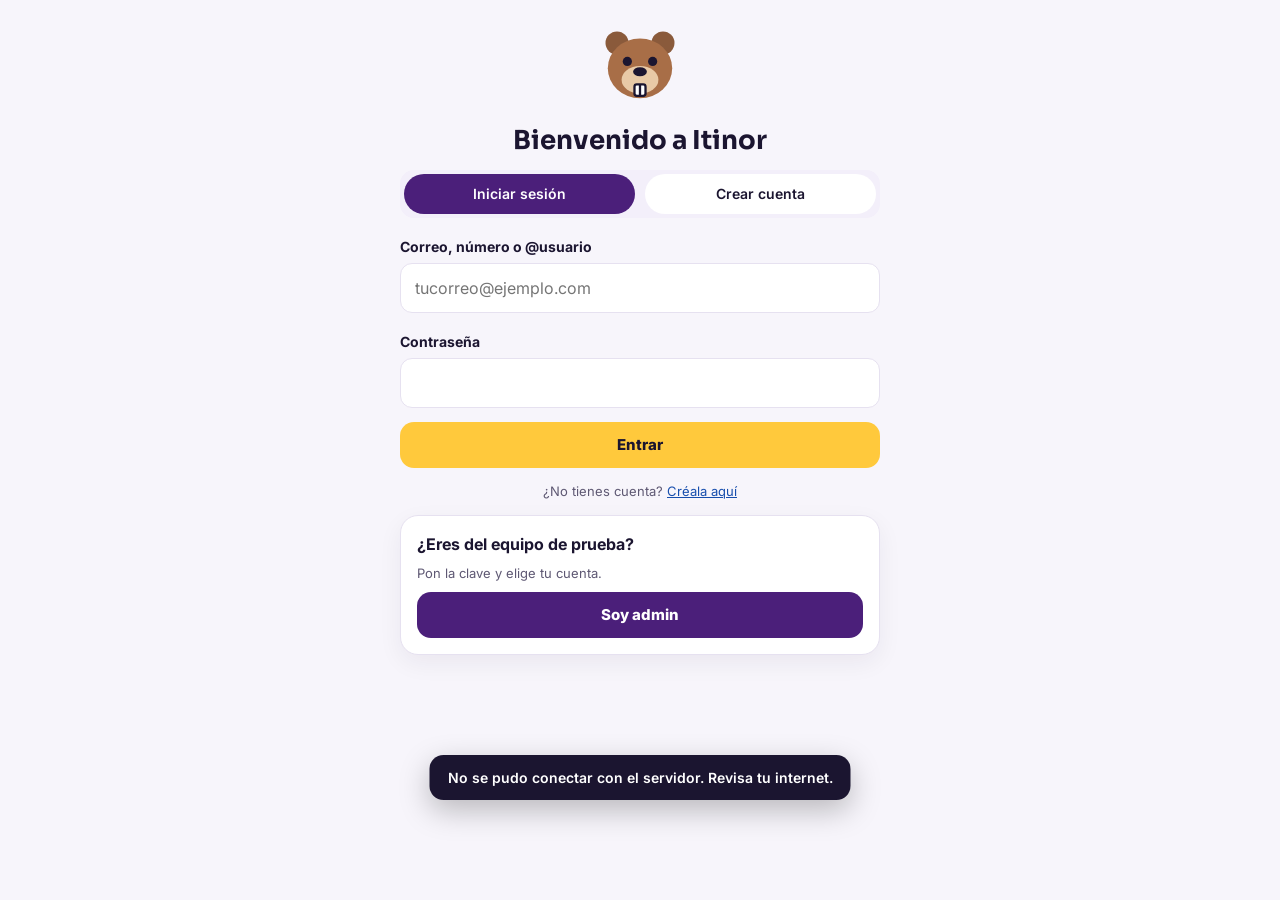
<file: index.html>
<!DOCTYPE html>
<html lang="es">
<head>
  <meta charset="utf-8">
  <meta http-equiv="Cache-Control" content="no-cache">
  <meta name="viewport" content="width=device-width, initial-scale=1, viewport-fit=cover">
  <meta name="theme-color" content="#4B1F7A">
  <meta name="description" content="Red social independiente hecha por y para estudiantes.">
  <title>Itinor</title>
  <link rel="manifest" href="manifest.json">
  <link rel="icon" href="icono.svg" type="image/svg+xml">
  <link rel="preconnect" href="https://fonts.googleapis.com">
  <link rel="preconnect" href="https://fonts.gstatic.com" crossorigin>
  <link href="https://fonts.googleapis.com/css2?family=Caveat:wght@600&family=Sora:wght@600;800&family=Inter:wght@400;500;600;700;800&display=swap" rel="stylesheet">
  <link rel="stylesheet" href="css/estilos.css?v=202611250905">
</head>
<body>
  <div id="app"><p style="padding:40px;text-align:center;font-family:sans-serif">Cargando…</p></div>
  <noscript>Itinor necesita JavaScript para funcionar.</noscript>

  <script src="js/util.js?v=202611250905"></script>
  <script src="js/datos.js?v=202611250905"></script>
  <script src="js/juegos-datos.js?v=202611250905"></script>
  <script src="js/diccionario.js?v=202611250905"></script>
  <script src="js/retos-generador.js?v=202611250905"></script>
  <script src="js/db.js?v=202611250905"></script>
  <script src="js/sync.js?v=202611250905"></script>
  <script src="js/cripto.js?v=202611250905"></script>
  <script src="js/app.js?v=202611250905"></script>

  <script src="js/vistas/registro.js?v=202611250905"></script>
  <script src="js/vistas/publicaciones.js?v=202611250905"></script>
  <script src="js/vistas/inicio.js?v=202611250905"></script>
  <script src="js/vistas/mapa-ing.js?v=202611250905"></script>
  <script src="js/vistas/explorar.js?v=202611250905"></script>
  <script src="js/vistas/propuestas.js?v=202611250905"></script>
  <script src="js/oferta.js?v=202611250905"></script>
  <script src="js/vistas/directorio-profes.js?v=202611250905"></script>
  <script src="js/vistas/oferta-ui.js?v=202611250905"></script>
  <script src="js/vistas/oferta-admin.js?v=202611250905"></script>
  <script src="js/vistas/rankings.js?v=202611250905"></script>
  <script src="js/vistas/juegos.js?v=202611250905"></script>
  <script src="js/vistas/verdad-reto.js?v=202611250905"></script>
  <script src="js/vistas/trivia-pro.js?v=202611250905"></script>
  <script src="js/vistas/retos.js?v=202611250905"></script>
  <script src="js/vistas/chat.js?v=202611250905"></script>
  <script src="js/vistas/agenda.js?v=202611250905"></script>
  <script src="js/vistas/compraventa.js?v=202611250905"></script>
  <script src="js/vistas/tablon.js?v=202611250905"></script>
  <script src="js/vistas/horario.js?v=202611250905"></script>
  <script src="js/visor.js?v=202611250905"></script>
  <script src="js/lector-horario.js?v=202611250905"></script>
  <script src="js/vistas/perfil.js?v=202611250905"></script>
  <script src="js/verificacion.js?v=202611250905"></script>
  <script src="js/vistas/perfil-extra.js?v=202611250905"></script>
  <script src="js/vistas/herramientas.js?v=202611250905"></script>
  <script src="js/vistas/admin.js?v=202611250905"></script>
  <script src="js/pagos.js?v=202611250905"></script>
</body>
</html>
</file>
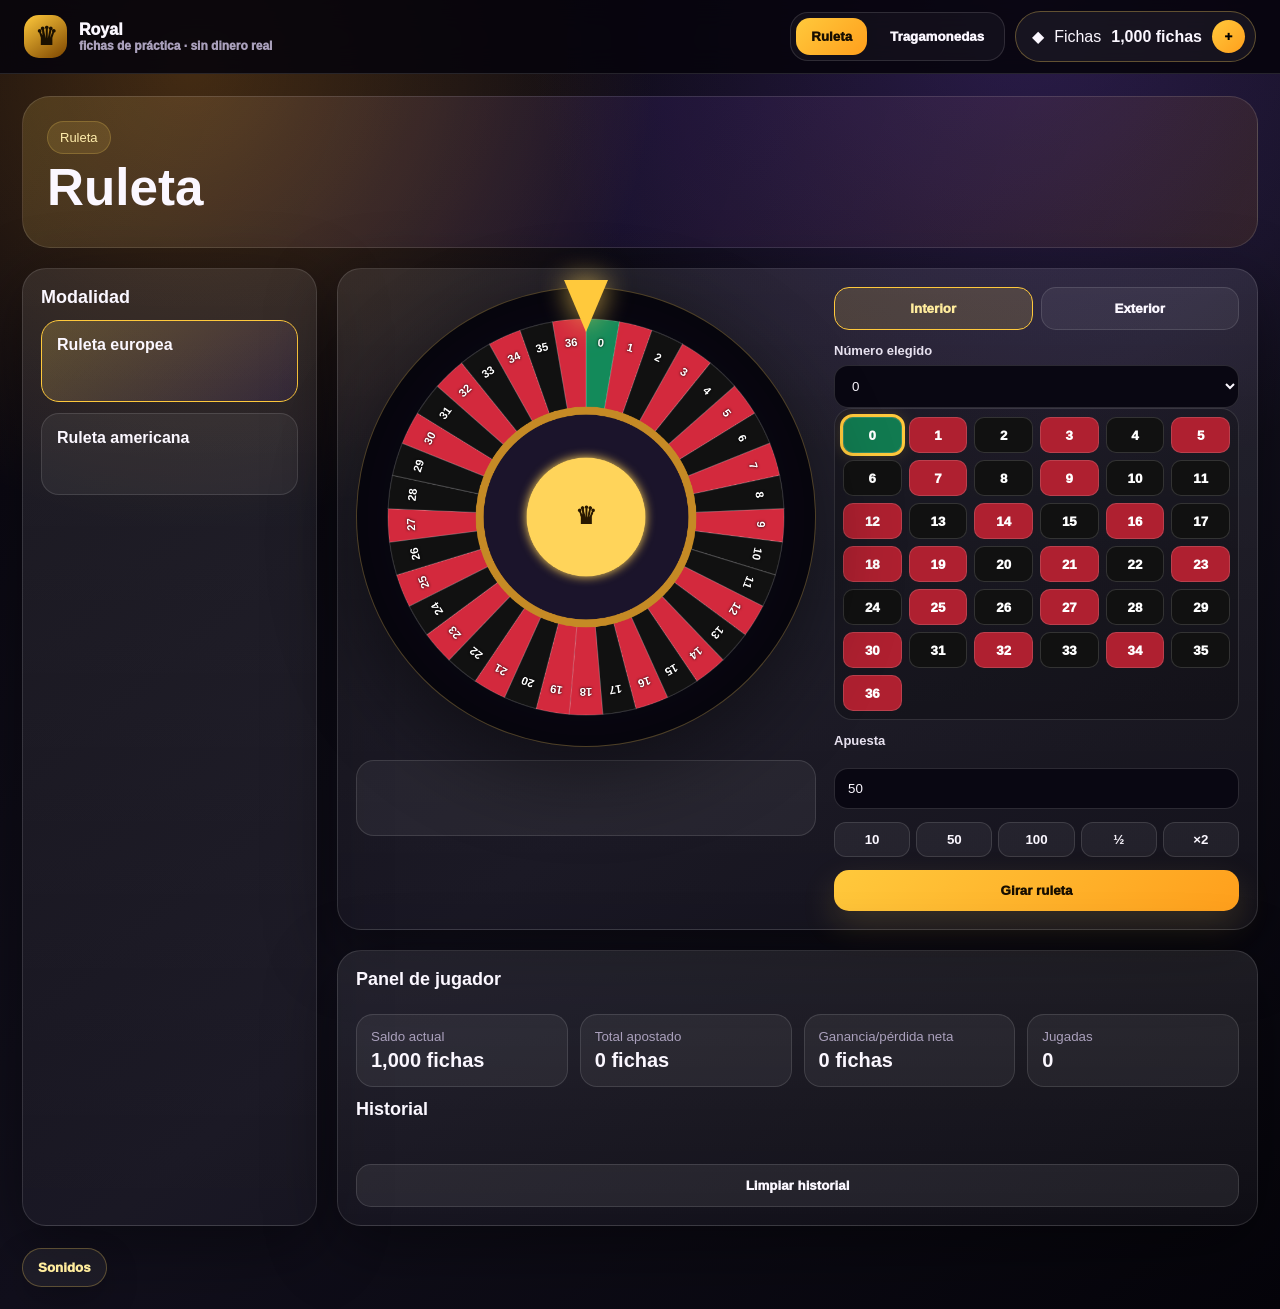
<file: juegos/royal/index.html>
<!DOCTYPE html>
<html lang="es">
<head>
<meta charset="UTF-8">
<meta name="viewport" content="width=device-width, initial-scale=1.0">
<title>Royal </title>
<style>*{box-sizing:border-box;margin:0;padding:0;font-family:Inter,Arial,sans-serif}
:root{--gold:#FFC93C;--gold2:#FF9F1C;--purple:#6D3FC0;--pink:#FF9F1C;--text:#fbf7ff;--muted:#aaa0bc;--border:rgba(255,255,255,.12);--shadow:0 20px 70px rgba(0,0,0,.45)}
html{scrollbar-width:thin;scrollbar-color:rgba(255,212,90,.5) rgba(255,255,255,.03)}
::-webkit-scrollbar{width:8px;height:8px}::-webkit-scrollbar-track{background:rgba(255,255,255,.03);border-radius:99px}::-webkit-scrollbar-thumb{background:linear-gradient(var(--gold),var(--purple));border-radius:99px}::-webkit-scrollbar-button{display:none}
body{min-height:100vh;background:radial-gradient(circle at 15% 5%,rgba(255,159,28,.24),transparent 28%),radial-gradient(circle at 80% 0,rgba(109,63,192,.30),transparent 30%),linear-gradient(140deg,#07050d,#12101d 55%,#05040a);color:var(--text);overflow-x:hidden}
.topbar{min-height:74px;position:sticky;top:0;z-index:50;padding:10px 24px;background:rgba(6,4,12,.88);backdrop-filter:blur(14px);border-bottom:1px solid var(--border);display:flex;align-items:center;justify-content:space-between;gap:16px;flex-wrap:wrap}.brand{display:flex;gap:12px;align-items:center;font-weight:950}.logo{width:43px;height:43px;border-radius:15px;display:grid;place-items:center;background:linear-gradient(145deg,var(--gold),#7c4500);color:#1a1000;font-size:25px}.brand small{display:block;color:var(--muted);font-size:12px}.topActions{display:flex;gap:10px;align-items:center;flex-wrap:wrap}.switch{display:flex;gap:8px;padding:5px;border:1px solid var(--border);border-radius:18px;background:rgba(255,255,255,.04)}.switch button{border:0;border-radius:14px;padding:11px 15px;cursor:pointer;font-weight:950;background:transparent;color:var(--text)}.switch button.active{background:linear-gradient(135deg,#FFC93C,#FF9F1C);color:#170e00}.wallet{display:flex;align-items:center;gap:10px;padding:8px 10px 8px 16px;border:1px solid rgba(255,212,90,.32);border-radius:999px;background:rgba(255,255,255,.06)}.plus{width:33px;height:33px;border-radius:50%;border:0;background:linear-gradient(135deg,#FFC93C,#FF9F1C);font-weight:950;cursor:pointer}
.layout{max-width:1420px;margin:0 auto;padding:22px;display:grid;grid-template-columns:295px minmax(0,1fr);gap:20px}.card{border:1px solid var(--border);border-radius:24px;background:linear-gradient(180deg,rgba(255,255,255,.085),rgba(255,255,255,.035));box-shadow:var(--shadow);overflow:visible}.inner{padding:18px}.hero{grid-column:1/-1;padding:24px;border-radius:28px;border:1px solid var(--border);background:linear-gradient(110deg,rgba(255,212,90,.16),rgba(109,63,192,.14),rgba(255,159,28,.10));display:flex;justify-content:space-between;align-items:end;gap:18px}.hero h1{font-size:clamp(30px,4vw,54px);line-height:1;margin:8px 0 10px}.badge{display:inline-flex;padding:8px 12px;border-radius:999px;color:#ffedac;background:rgba(255,212,90,.12);border:1px solid rgba(255,212,90,.22);font-size:13px}.muted{color:var(--muted);line-height:1.45}h2{font-size:18px;margin-bottom:12px}.mode{min-height:82px;margin:11px 0;padding:15px;border-radius:18px;border:1px solid var(--border);background:rgba(255,255,255,.055);cursor:pointer;transition:.2s}.mode:hover{transform:translateY(-2px);border-color:rgba(255,212,90,.45)}.mode.selected{border-color:var(--gold);background:linear-gradient(135deg,rgba(255,212,90,.22),rgba(109,63,192,.12))}.mode span{display:block;font-size:13px;color:var(--muted);margin-top:5px}.main{display:grid;gap:20px;min-width:0}.gamecard{padding:18px;display:grid;grid-template-columns:minmax(460px,1fr) minmax(360px,410px);gap:18px;align-items:start;min-width:0}.stage{display:flex;flex-direction:column;align-items:center;gap:13px}.hidden{display:none!important}

.wheel-wrap{width:min(560px,100%);aspect-ratio:1;position:relative;border-radius:50%;padding:14px;background:radial-gradient(circle,#28213a 0 48%,#090712 50%);border:1px solid rgba(255,212,90,.28);box-shadow:inset 0 0 70px rgba(0,0,0,.55),0 26px 85px rgba(0,0,0,.45)}#rWheelCanvas{width:100%;height:100%;border-radius:50%;display:block}.pointer{position:absolute;top:-8px;left:50%;transform:translateX(-50%);z-index:4;width:0;height:0;border-left:22px solid transparent;border-right:22px solid transparent;border-top:52px solid var(--gold);filter:drop-shadow(0 0 14px rgba(255,212,90,.75))}.pocketGlow{position:absolute;top:9px;left:50%;transform:translateX(-50%);width:78px;height:58px;border-radius:18px;background:radial-gradient(circle,rgba(255,212,90,.95),rgba(255,212,90,.20),transparent 72%);opacity:0;transition:.35s;pointer-events:none}.pocketGlow.show{animation:parpadeoDorado .75s ease-in-out infinite}@keyframes parpadeoDorado{0%{opacity:.25;filter:drop-shadow(0 0 4px rgba(255,212,90,.35));transform:translateX(-50%) scale(.96)}50%{opacity:1;filter:drop-shadow(0 0 22px rgba(255,212,90,.95));transform:translateX(-50%) scale(1.08)}100%{opacity:.25;filter:drop-shadow(0 0 4px rgba(255,212,90,.35));transform:translateX(-50%) scale(.96)}}
.status{width:min(590px,100%);min-height:76px;text-align:center;padding:14px 18px;border-radius:18px;background:rgba(255,255,255,.055);border:1px solid var(--border)}.status strong{display:block;font-size:20px;margin-bottom:5px}.controls{display:flex;flex-direction:column;gap:13px;min-width:0}.tabs{display:grid;grid-template-columns:1fr 1fr;gap:8px}.tab,.btn{border:0;border-radius:15px;padding:13px 14px;cursor:pointer;font-weight:950}.tab{background:rgba(255,255,255,.06);border:1px solid var(--border);color:var(--text)}.tab.active{background:rgba(255,212,90,.16);border-color:var(--gold);color:#ffec9d}.btn{background:linear-gradient(135deg,#FFC93C,#FF9F1C);color:#170e00;box-shadow:0 14px 34px rgba(255,212,90,.16)}.btn.secondary{background:rgba(255,255,255,.07);border:1px solid var(--border);box-shadow:none;color:var(--text)}.btn:disabled{opacity:.55;cursor:not-allowed}label{font-size:13px;font-weight:800;color:#e7e1ef;display:block;margin-bottom:7px}input,select{width:100%;padding:12px 13px;border-radius:14px;border:1px solid rgba(255,255,255,.14);background:#090712;color:var(--text);outline:none}.roulette-table{width:100%;max-height:360px;overflow-y:auto;overflow-x:hidden;padding:8px;border-radius:18px;background:rgba(0,0,0,.22);border:1px solid var(--border)}.nums{display:grid;grid-template-columns:repeat(6,minmax(0,1fr));gap:7px}.num,.combo{min-height:36px;border-radius:10px;border:1px solid rgba(255,255,255,.14);color:white;font-weight:950;cursor:pointer;background:#111}.num.red{background:#af2030}.num.green{background:#117a50}.num.selected,.combo.active{outline:3px solid var(--gold);box-shadow:0 0 18px rgba(255,212,90,.26)}.combos{display:grid;grid-template-columns:repeat(2,minmax(0,1fr));gap:8px}.combo{padding:10px;background:rgba(255,255,255,.06)}

.machine-wrap{width:min(590px,100%);position:relative;border-radius:30px;padding:18px;background:radial-gradient(circle at 50% 5%,rgba(255,212,90,.20),transparent 38%),linear-gradient(180deg,#2b1742,#0b0714);border:1px solid rgba(255,212,90,.28);box-shadow:inset 0 0 70px rgba(0,0,0,.55),0 26px 85px rgba(0,0,0,.45)}.machine-top{height:54px;border-radius:18px;margin-bottom:12px;display:flex;align-items:center;justify-content:center;background:linear-gradient(90deg,rgba(255,212,90,.13),rgba(109,63,192,.18),rgba(255,159,28,.12));border:1px solid rgba(255,255,255,.10);letter-spacing:4px;font-weight:950;color:#ffec9d;text-shadow:0 0 16px rgba(255,212,90,.6)}.reels{position:relative;display:grid;grid-template-columns:repeat(4,1fr);grid-template-rows:repeat(4,1fr);gap:10px;aspect-ratio:1;background:linear-gradient(180deg,#07040d,#130d22);border-radius:24px;padding:12px;border:2px solid rgba(255,212,90,.40);overflow:hidden}.reels:before{content:"";position:absolute;inset:12px;border-radius:18px;background:linear-gradient(180deg,rgba(255,255,255,.10),transparent 18%,transparent 82%,rgba(0,0,0,.24));pointer-events:none;z-index:5}.cell{position:relative;display:grid;place-items:center;border-radius:18px;background:radial-gradient(circle at 30% 20%,rgba(255,255,255,.14),rgba(255,255,255,.04));border:1px solid rgba(255,255,255,.12);overflow:hidden}.cell img{width:84%;height:84%;object-fit:contain;filter:drop-shadow(0 8px 10px rgba(0,0,0,.35));transition:.26s}.cell.win{outline:3px solid var(--gold);box-shadow:0 0 24px rgba(255,212,90,.50),inset 0 0 24px rgba(255,212,90,.12);animation:winPulse .75s ease-in-out infinite}.cell.win img{transform:scale(1.08)}@keyframes winPulse{0%,100%{filter:brightness(1)}50%{filter:brightness(1.35)}}.cell.spin img{animation:symbolSpin .16s linear infinite;filter:blur(2px) drop-shadow(0 8px 10px rgba(0,0,0,.35))}@keyframes symbolSpin{from{transform:translateY(-34px) scale(.92);opacity:.55}50%{opacity:1}to{transform:translateY(34px) scale(1.04);opacity:.55}}.lever{position:absolute;left:-36px;top:122px;width:26px;height:145px;border-radius:99px;background:linear-gradient(180deg,#4b2a65,#13091e);border:1px solid rgba(255,255,255,.16);box-shadow:0 16px 35px rgba(0,0,0,.35)}.lever:before{content:"";position:absolute;top:-32px;left:50%;transform:translateX(-50%);width:58px;height:58px;border-radius:50%;background:radial-gradient(circle at 30% 25%,#fff4a8,var(--gold2));box-shadow:0 0 22px rgba(255,212,90,.55)}.lever.pull{animation:pull .45s ease}@keyframes pull{50%{transform:rotate(-13deg) translateY(18px)}}.paytable{display:grid;grid-template-columns:1fr 1fr;gap:8px}.payitem{display:flex;align-items:center;gap:8px;min-height:58px;padding:9px;border-radius:14px;background:rgba(255,255,255,.055);border:1px solid var(--border);font-size:13px}.payitem img{width:36px;height:36px;object-fit:contain}.payitem b{color:#ffec9d}
.stats{display:grid;gap:12px}.stat-grid{display:grid;grid-template-columns:repeat(4,minmax(0,1fr));gap:12px}.stat{padding:14px;border:1px solid var(--border);border-radius:17px;background:rgba(255,255,255,.055)}.stat small{display:block;color:var(--muted);margin-bottom:5px}.stat b{font-size:20px}.pending{filter:blur(3px);opacity:.55}.link{color:#ffec9d;text-decoration:underline;cursor:pointer;font-size:14px}.formula{display:none;margin-top:10px;padding:13px;border-radius:14px;border:1px solid var(--border);background:#090712;color:#ded6ed;font-family:Consolas,monospace;font-size:13px;line-height:1.55;white-space:pre-wrap}.formula.show{display:block}.history{max-height:210px;overflow:auto}.row{display:flex;justify-content:space-between;gap:8px;padding:9px 0;border-bottom:1px solid rgba(255,255,255,.07);font-size:14px}.win{color:#4ade80}.winTxt{color:#4ade80}.loss{color:#fb7185}

.graph-actions{display:flex;gap:10px;flex-wrap:wrap;margin-top:8px}.graph-btn{flex:1;min-width:150px}.chart-modal-box{width:min(1000px,100%);max-height:92vh;overflow:auto}.chart-grid{display:grid;grid-template-columns:1fr;gap:16px;margin-top:14px}.chart-card{border:1px solid var(--border);border-radius:18px;background:rgba(255,255,255,.045);padding:14px}.chart-card h3{font-size:16px;margin-bottom:4px}.chart-card canvas{width:100%;height:330px;border-radius:14px;background:#080610;border:1px solid rgba(255,255,255,.09);display:block}.chart-summary{display:grid;grid-template-columns:repeat(4,minmax(0,1fr));gap:10px;margin-top:12px}.chart-summary .stat{box-shadow:none}.danger-note{padding:12px;border-radius:14px;background:rgba(251,113,133,.10);border:1px solid rgba(251,113,133,.25);color:#ffd4dc;line-height:1.45}.chart-legend{display:flex;gap:14px;flex-wrap:wrap;margin-top:6px;font-size:13px}.dot{display:inline-block;width:11px;height:11px;border-radius:50%;margin-right:5px}.dot.green{background:#4ade80}.dot.red{background:#fb7185}.dot.gold{background:#ffd45a}.audio-btn{border:1px solid rgba(255,212,90,.25);border-radius:999px;padding:11px 14px;background:rgba(255,255,255,.06);color:var(--text);font-weight:950;cursor:pointer}.audio-btn.on{background:rgba(255,212,90,.16);color:#ffec9d;border-color:var(--gold)}.settings-row{display:grid;grid-template-columns:1fr 140px;gap:10px;align-items:end;margin:12px 0}.settings-row input[type="range"]{padding:0}.settings-help{font-size:13px;color:var(--muted);line-height:1.45;margin-top:8px}.science-list{display:grid;gap:10px;margin-top:12px}.science-list li{margin-left:18px;color:#e9e1f2;line-height:1.45}.winCelebrate{animation:casinoWin .85s ease-in-out 2;box-shadow:0 0 42px rgba(255,212,90,.65),0 0 90px rgba(255,159,28,.25)!important}@keyframes casinoWin{0%,100%{transform:scale(1) rotate(0deg);filter:brightness(1)}30%{transform:scale(1.035) rotate(-1deg);filter:brightness(1.35)}60%{transform:scale(1.025) rotate(1deg);filter:brightness(1.22)}}.confettiPiece{position:fixed;z-index:120;top:-18px;width:9px;height:15px;border-radius:3px;pointer-events:none;animation:confettiFall 1.45s linear forwards}@keyframes confettiFall{to{transform:translateY(110vh) rotate(720deg);opacity:.1}}@media(max-width:760px){.settings-row{grid-template-columns:1fr}.chart-summary{grid-template-columns:1fr 1fr}.chart-card canvas{height:260px}}@media(max-width:520px){.chart-summary{grid-template-columns:1fr}.audio-btn{width:100%}}

.audio-btn{display:none!important}.sound-floating{position:fixed;right:18px;bottom:18px;z-index:70;border:1px solid rgba(255,212,90,.28);border-radius:999px;padding:11px 15px;background:rgba(8,6,16,.78);backdrop-filter:blur(10px);color:#ffec9d;font-weight:950;cursor:pointer;box-shadow:0 12px 34px rgba(0,0,0,.35)}.sound-floating:hover{border-color:var(--gold);transform:translateY(-1px)}.compact-settings .muted,.compact-settings .settings-help{display:none!important}.compact-settings .settings-row{margin:9px 0}.compact-settings h2{margin-bottom:8px}.compact-settings .modal-actions{display:flex;gap:10px;margin-top:14px;flex-wrap:wrap}@media(max-width:560px){.sound-floating{right:12px;bottom:12px;padding:10px 12px}}
.modal{position:fixed;inset:0;display:none;place-items:center;z-index:80;background:rgba(0,0,0,.74);backdrop-filter:blur(8px);padding:20px}.modal.show{display:grid}.modal-box{width:min(520px,100%);padding:22px;border-radius:24px;background:linear-gradient(180deg,#1b142b,#0b0814);border:1px solid var(--border);box-shadow:var(--shadow)}.pay-methods{display:grid;grid-template-columns:repeat(3,1fr);gap:9px;margin:12px 0}.pay{padding:12px;border-radius:14px;border:1px solid var(--border);background:rgba(255,255,255,.06);color:var(--text);cursor:pointer;font-weight:850}.pay.active{border-color:var(--gold);color:#ffec9d;background:rgba(255,212,90,.12)}.grid2{display:grid;grid-template-columns:1fr 1fr;gap:10px}
@media(max-width:1180px){.layout{grid-template-columns:1fr}.main{grid-column:1}.gamecard{grid-template-columns:1fr}.stat-grid{grid-template-columns:repeat(2,minmax(0,1fr))}.hero{align-items:start;flex-direction:column}.brand small{display:none}.topbar{padding:10px 14px}.lever{display:none}}@media(max-width:560px){.stat-grid{grid-template-columns:1fr}.nums{grid-template-columns:repeat(3,minmax(0,1fr))}.combos,.paytable,.pay-methods,.grid2{grid-template-columns:1fr}}

.sound-floating{display:none!important}.sound-footer{max-width:1420px;margin:0 auto 22px;padding:0 22px;display:flex;justify-content:flex-start}.sound-footer-btn{border:1px solid rgba(255,212,90,.28);border-radius:999px;padding:11px 15px;background:rgba(255,255,255,.055);color:#ffec9d;font-weight:950;cursor:pointer;box-shadow:0 12px 34px rgba(0,0,0,.22)}.sound-footer-btn:hover{border-color:var(--gold);transform:translateY(-1px)}@media(max-width:560px){.sound-footer{padding:0 14px 12px}.sound-footer-btn{width:auto}}
.chips{display:flex;gap:6px;flex-wrap:wrap}.chip{flex:1;min-width:52px;border:1px solid var(--border);border-radius:12px;padding:9px 6px;background:rgba(255,255,255,.06);color:var(--text);font-weight:900;cursor:pointer}.chip:hover{border-color:var(--gold)}
.ultimos{display:flex;gap:6px;flex-wrap:wrap;justify-content:center;min-height:34px}.bola{width:32px;height:32px;border-radius:50%;display:grid;place-items:center;font-weight:900;font-size:13px;border:2px solid rgba(255,255,255,.25)}.bola:first-child{outline:3px solid var(--gold)}
.nota-fichas{text-align:center;color:var(--muted);font-size:12px;padding:0 20px 20px}
</style>
</head>
<body>
<header class="topbar"><div class="brand"><div class="logo">♛</div><div>Royal <small>fichas de práctica · sin dinero real</small></div></div><div class="topActions"><div class="switch"><button class="active" id="showRouletteBtn">Ruleta</button><button id="showSlotsBtn">Tragamonedas</button></div><div class="wallet"><span>◆</span><span>Fichas</span><b id="balanceTop">1,000</b><button class="plus" id="plusBtn">+</button></div></div></header>
<main class="layout" id="roulettePage">
<section class="hero"><div><span class="badge">Ruleta</span><h1>Ruleta</h1></div></section>
<aside class="card"><div class="inner"><h2>Modalidad</h2><div class="mode selected rmode" data-mode="europea"><strong>Ruleta europea</strong><span></span></div><div class="mode rmode" data-mode="americana"><strong>Ruleta americana</strong><span></span></div></div></aside>
<div class="main"><section class="card gamecard"><div class="stage"><div class="wheel-wrap"><div class="pointer"></div><div class="pocketGlow" id="rPocketGlow"></div><canvas id="rWheelCanvas" width="760" height="760"></canvas></div><div class="status" id="rStatus"></div><div class="ultimos" id="rUltimos" aria-label="Últimos números"></div></div><div class="controls"><div class="tabs"><button class="tab active" id="rTabInterior">Interior</button><button class="tab" id="rTabExterior">Exterior</button></div><div id="rInteriorBox"><label>Número elegido</label><select id="rChosenNumber"></select><div class="roulette-table"><div class="nums" id="rNumbers"></div></div></div><div id="rExteriorBox" class="hidden"><label>Apuestas exteriores</label><div class="combos" id="rCombos"></div></div><label>Apuesta</label><input id="rBetAmount" type="number" min="1" value="50"><div class="chips" data-for="rBetAmount"><button class="chip" data-v="10">10</button><button class="chip" data-v="50">50</button><button class="chip" data-v="100">100</button><button class="chip" data-v="half">½</button><button class="chip" data-v="double">×2</button></div><button class="btn" id="rSpinBtn">Girar ruleta</button></div></section>
<aside class="card"><div class="inner stats"><h2>Panel de jugador</h2><button class="btn secondary showGraphsBtn soloAdmin" style="display:none;width:100%;margin:6px 0 10px">Gráficas (admin)</button><div class="stat-grid" id="rStatWrap"><div class="stat"><small>Saldo actual</small><b class="balanceSide">$1,000</b></div><div class="stat"><small>Total apostado</small><b class="totalBet">$0</b></div><div class="stat"><small>Ganancia/pérdida neta</small><b class="netResult">$0</b></div><div class="stat"><small>Jugadas</small><b class="playsCount">0</b></div></div><div class="formula" id="rModeFormula"></div><h2>Historial</h2><div class="history" id="rHistory"></div><div class="graph-actions"><button class="btn secondary graph-btn clearDemoBtn">Limpiar historial</button></div></div></aside></div>
</main>

<main class="layout hidden" id="slotsPage">
<section class="hero"><div><span class="badge">Tragamonedas</span><h1>Tragamonedas</h1></div></section>
<aside class="card"><div class="inner"><h2>Modalidad</h2><div class="mode selected smode" data-mode="casino92"><strong>Casino</strong></div></div></aside>
<div class="main"><section class="card gamecard"><div class="stage"><div class="machine-wrap"><div class="lever" id="sLever"></div><div class="machine-top">ROYAL CHANCE</div><div class="reels" id="sReels"></div></div><div class="status" id="sStatus"><strong>Listo</strong><span class="muted">Presiona girar.</span></div></div><div class="controls"><label>Apuesta</label><input id="sBetAmount" type="number" min="1" value="20"><div class="chips" data-for="sBetAmount"><button class="chip" data-v="10">10</button><button class="chip" data-v="50">50</button><button class="chip" data-v="100">100</button><button class="chip" data-v="half">½</button><button class="chip" data-v="double">×2</button></div><button class="btn" id="sSpinBtn">Girar tragamonedas</button><h2>Tabla de pagos</h2><div class="paytable" id="sPaytable"></div><p class="muted">Se pagan filas horizontales de 4 símbolos iguales.</p></div></section>
<aside class="card"><div class="inner stats"><h2>Panel de jugador</h2><button class="btn secondary showGraphsBtn soloAdmin" style="display:none;width:100%;margin:6px 0 10px">Gráficas (admin)</button><div class="stat-grid" id="sStatWrap"><div class="stat"><small>Saldo actual</small><b class="balanceSide">$1,000</b></div><div class="stat"><small>Total apostado</small><b class="totalBet">$0</b></div><div class="stat"><small>Ganancia/pérdida neta</small><b class="netResult">$0</b></div><div class="stat"><small>Jugadas</small><b class="playsCount">0</b></div></div><div class="formula" id="sFormula"></div><h2>Historial</h2><div class="history" id="sHistory"></div><div class="graph-actions"><button class="btn secondary graph-btn clearDemoBtn">Limpiar historial</button></div></div></aside></div>
</main>
<footer class="sound-footer"><button class="sound-footer-btn" id="soundConfigBtn" title="Sonidos">Sonidos</button></footer>

<div class="modal" id="depositModal"><div class="modal-box"><h2>Recargar fichas</h2><p class="muted" style="margin:8px 0 14px">Son fichas de práctica: no se compran, no valen dinero y no se cambian por nada. Si te quedan menos de 1,000, te completamos hasta 1,000.</p><div style="display:flex;gap:10px"><button class="btn" id="depositBtn" style="flex:1">Completar a 1,000</button><button class="btn secondary" id="closeDepositBtn" style="flex:1">Cancelar</button></div></div></div>

<div class="modal" id="soundSettingsModal"><div class="modal-box chart-modal-box compact-settings"><h2>Sonidos</h2><div class="settings-row"><div><label>Música ambiental</label><input id="ambientPath" value="ambiental.mp3"></div><div><label>Volumen</label><input id="ambientVol" type="range" min="0" max="1" step="0.01" value="0.10"></div></div><div class="settings-row"><div><label>Tragamonedas</label><input id="slotsPath" value="tragamonedas.mp3"></div><div><label>Efectos</label><input id="effectsVol" type="range" min="0" max="1" step="0.01" value="0.75"></div></div><div class="settings-row"><div><label>Ruleta girando</label><input id="roulettePath" value="ruleta-girando.mp3"></div><div></div></div><div class="settings-row"><div><label>Ambiente</label><select id="ambientEnabled"><option value="si" selected>Encendido</option><option value="no">Apagado</option></select></div><div></div></div><div class="modal-actions"><button class="btn" id="applySoundSettingsBtn" style="flex:1">Aplicar</button><button class="btn secondary" id="testSoundsBtn" style="flex:1">Probar efecto</button><button class="btn secondary" id="closeSoundSettingsBtn" style="flex:1">Cerrar</button></div></div></div>
<div class="modal" id="chartsModal"><div class="modal-box chart-modal-box"><h2>Gráficas de la sesión <small style="font-size:12px;opacity:.7">(solo admin)</small></h2><div class="chart-summary"><div class="stat"><small>Saldo inicial</small><b id="chartInitial">0</b></div><div class="stat"><small>Saldo actual</small><b id="chartBalance">0</b></div><div class="stat"><small>Resultado neto</small><b id="chartNet">0</b></div><div class="stat"><small>Jugadas</small><b id="chartPlays">0</b></div></div><div class="chart-grid"><div class="chart-card"><h3>1) Curva de ganancia / pérdida acumulada</h3><div class="chart-legend"><span><i class="dot green"></i>ganancia</span><span><i class="dot red"></i>pérdida</span><span><i class="dot gold"></i>curva suave</span></div><canvas id="netChart" width="900" height="330"></canvas></div><div class="chart-card"><h3>2) Curva del saldo total</h3><canvas id="balanceChart" width="900" height="330"></canvas></div></div><div style="display:flex;gap:10px;margin-top:14px"><button class="btn secondary" id="closeChartsBtn" style="flex:1">Cerrar</button></div></div></div>
<script>const $=id=>document.getElementById(id);

const CDU=(()=>{try{const w=window.parent;if(w!==window&&w.DB&&w.DB.yo())return w}catch(e){}return null})();
const POR_RAMITA=CDU?CDU.REGLAS.creditosPorRamita:100;
const MSG_RECARGA=CDU?'Toca + para cambiar ramitas por créditos.':'Toca + para recargar fichas de práctica.';
let balance=CDU?CDU.DB.creditos():1000, initialBalance=balance, totalBet=0, plays=0;
let graphHistory=[{play:0,balance:balance,net:0}];
let soundEnabled=true;
let ambientWanted=true;
let firstAudioGestureDone=false;
let casinoAudio={ambient:null,slots:null,roulette:null};
let soundConfig={ambient:'ambiental.mp3',slots:'tragamonedas.mp3',roulette:'ruleta-girando.mp3',ambientVol:.10,effectsVol:.75,loop:true};
let audioCtx=null, masterGain=null;
const fmt=n=>new Intl.NumberFormat('es-MX',{maximumFractionDigits:0}).format(n)+(CDU?' créditos':' fichas');
function resetGraphHistory(){graphHistory=[{play:0,balance:balance,net:balance-initialBalance}]}
function recordPlay(){graphHistory.push({play:plays,balance:balance,net:balance-initialBalance});if($('chartsModal')?.classList.contains('show'))drawCharts()}
function moneyPlain(n){return fmt(n).replace('MXN','').trim()}
function niceTicks(min,max,count=5){if(min===max){min-=1;max+=1}const span=max-min,raw=span/count,pow=Math.pow(10,Math.floor(Math.log10(raw)));const step=([1,2,5,10].find(x=>x*pow>=raw)||10)*pow;const start=Math.floor(min/step)*step,ticks=[];for(let v=start;v<=max+step*.5;v+=step)ticks.push(v);return ticks}
function smoothPath(ctx,pts){if(pts.length<2)return;ctx.moveTo(pts[0].x,pts[0].y);for(let i=0;i<pts.length-1;i++){const p0=pts[i],p1=pts[i+1];const mx=(p0.x+p1.x)/2,my=(p0.y+p1.y)/2;ctx.quadraticCurveTo(p0.x,p0.y,mx,my)}const last=pts[pts.length-1];ctx.lineTo(last.x,last.y)}
function drawSmoothChart(canvasId,data,valueKey,opt={}){const canvas=$(canvasId);if(!canvas)return;const rect=canvas.getBoundingClientRect();canvas.width=Math.max(760,Math.floor(rect.width||900));canvas.height=Math.max(270,Math.floor(rect.height||330));const ctx=canvas.getContext('2d'),W=canvas.width,H=canvas.height;ctx.clearRect(0,0,W,H);const pad={l:82,r:24,t:26,b:46},cw=W-pad.l-pad.r,ch=H-pad.t-pad.b;const ys=data.map(d=>d[valueKey]);let minY=Math.min(...ys,opt.base??0),maxY=Math.max(...ys,opt.base??0);const margin=Math.max(1,(maxY-minY)*.16);minY-=margin;maxY+=margin;const maxX=Math.max(1,...data.map(d=>d.play));const x=d=>pad.l+(d.play/maxX)*cw;const y=v=>pad.t+ch-((v-minY)/(maxY-minY))*ch;ctx.fillStyle='#080610';ctx.fillRect(0,0,W,H);ctx.strokeStyle='rgba(130,220,255,.16)';ctx.lineWidth=1;for(let gx=pad.l;gx<=W-pad.r;gx+=cw/20){ctx.beginPath();ctx.moveTo(gx,pad.t);ctx.lineTo(gx,pad.t+ch);ctx.stroke()}for(let gy=pad.t;gy<=pad.t+ch;gy+=ch/10){ctx.beginPath();ctx.moveTo(pad.l,gy);ctx.lineTo(W-pad.r,gy);ctx.stroke()}ctx.font='12px Arial';ctx.fillStyle='rgba(255,255,255,.76)';ctx.textAlign='right';ctx.textBaseline='middle';for(const t of niceTicks(minY,maxY,5)){const yy=y(t);ctx.strokeStyle='rgba(255,255,255,.13)';ctx.beginPath();ctx.moveTo(pad.l,yy);ctx.lineTo(W-pad.r,yy);ctx.stroke();ctx.fillText(moneyPlain(t),pad.l-10,yy)}ctx.textAlign='center';ctx.textBaseline='top';for(let i=0;i<=5;i++){const px=pad.l+(cw*i/5),val=Math.round(maxX*i/5);ctx.fillStyle='rgba(255,255,255,.66)';ctx.fillText(val,px,pad.t+ch+14)}const base=opt.base??0,baseY=y(base);ctx.strokeStyle='rgba(255,212,90,.80)';ctx.setLineDash([8,7]);ctx.lineWidth=2;ctx.beginPath();ctx.moveTo(pad.l,baseY);ctx.lineTo(W-pad.r,baseY);ctx.stroke();ctx.setLineDash([]);ctx.fillStyle='#ffec9d';ctx.textAlign='left';ctx.textBaseline='bottom';ctx.font='bold 12px Arial';ctx.fillText(opt.baseLabel||'línea media',pad.l+8,baseY-6);const pts=data.map(d=>({x:x(d),y:y(d[valueKey]),v:d[valueKey]}));function fillSide(color,above){ctx.save();ctx.beginPath();ctx.rect(pad.l,above?pad.t:baseY,cw,above?Math.max(0,baseY-pad.t):Math.max(0,pad.t+ch-baseY));ctx.clip();ctx.beginPath();ctx.moveTo(pts[0].x,baseY);smoothPath(ctx,pts);ctx.lineTo(pts[pts.length-1].x,baseY);ctx.closePath();ctx.fillStyle=color;ctx.globalAlpha=.32;ctx.fill();ctx.restore()}fillSide('#4ade80',true);fillSide('#fb7185',false);ctx.beginPath();smoothPath(ctx,pts);ctx.strokeStyle=opt.line||'#ffd45a';ctx.lineWidth=4;ctx.shadowColor=opt.line||'#ffd45a';ctx.shadowBlur=12;ctx.stroke();ctx.shadowBlur=0;for(const p of pts){ctx.fillStyle=p.v>=base?'#4ade80':'#fb7185';ctx.beginPath();ctx.arc(p.x,p.y,3.5,0,Math.PI*2);ctx.fill()}const last=pts[pts.length-1];ctx.fillStyle=(last.v>=base?'#4ade80':'#fb7185');ctx.beginPath();ctx.arc(last.x,last.y,6,0,Math.PI*2);ctx.fill();ctx.fillStyle='#ffec9d';ctx.textAlign='left';ctx.textBaseline='top';ctx.font='bold 14px Arial';ctx.fillText(opt.title||'',pad.l,pad.t-22)}
function drawCharts(){const data=graphHistory.length?graphHistory:[{play:0,balance:balance,net:balance-initialBalance}];$('chartInitial').textContent=fmt(initialBalance);$('chartBalance').textContent=fmt(balance);$('chartNet').textContent=fmt(balance-initialBalance);$('chartNet').className=(balance-initialBalance)>=0?'winTxt':'loss';$('chartPlays').textContent=plays;drawSmoothChart('netChart',data,'net',{base:0,baseLabel:'línea media = $0',title:'Resultado neto acumulado',line:'#ffd45a'});drawSmoothChart('balanceChart',data,'balance',{base:initialBalance,baseLabel:'saldo inicial',title:'Saldo total',line:'#7c3cff'})}
function openCharts(){drawCharts();$('chartsModal').classList.add('show');setTimeout(drawCharts,60)}
function clearSession(){balance=initialBalance;totalBet=0;plays=0;resetGraphHistory();$('rHistory').innerHTML='';$('sHistory').innerHTML='';rSetStatus('Sesión limpia','Listo para la siguiente persona.');$('sStatus').innerHTML='<strong>Sesión limpia</strong><span class="muted">Listo para la siguiente persona.</span>';renderGrid();drawWheel();updateUI();if($('chartsModal')?.classList.contains('show'))drawCharts()}
function candidateSources(src){const clean=(src||'').trim();if(!clean)return[];const exts=['.m4a','.mp3','.wav','.ogg'];const hasExt=/\.[a-z0-9]{2,5}$/i.test(clean);if(hasExt){const base=clean.replace(/\.[a-z0-9]{2,5}$/i,'');return[clean,base,...exts.map(e=>base+e)].filter((v,i,a)=>a.indexOf(v)===i)}return[clean,...exts.map(e=>clean+e)]}
function makeAudio(src,loop=false,vol=.5){const sources=candidateSources(src);let idx=0;const a=new Audio(sources[0]||src);a.preload='auto';a.loop=loop;a.volume=vol;a.dataset.sources=JSON.stringify(sources);a.addEventListener('error',()=>{const list=JSON.parse(a.dataset.sources||'[]');idx++;if(idx<list.length){a.src=list[idx];a.load()}else{console.warn('No se pudo cargar audio:',src)}});return a}
function loadLocalAudios(){casinoAudio.ambient=makeAudio(soundConfig.ambient,soundConfig.loop,soundConfig.ambientVol);casinoAudio.slots=makeAudio(soundConfig.slots,false,soundConfig.effectsVol);casinoAudio.roulette=makeAudio(soundConfig.roulette,false,soundConfig.effectsVol)}
function applySoundSettings(){soundConfig.ambient=$('ambientPath').value.trim()||'ambiental.mp3';soundConfig.slots=$('slotsPath').value.trim()||'tragamonedas.mp3';soundConfig.roulette=$('roulettePath').value.trim()||'ruleta-girando.mp3';soundConfig.ambientVol=Number($('ambientVol').value)||.10;soundConfig.effectsVol=Number($('effectsVol').value)||.75;ambientWanted=$('ambientEnabled').value==='si';loadLocalAudios();startAmbient();$('soundSettingsModal').classList.remove('show')}
function stopAllAudio(){Object.values(casinoAudio).forEach(a=>{if(a){try{a.pause();a.currentTime=0}catch(e){}}})}
function startAmbient(){if(!casinoAudio.ambient)loadLocalAudios();if(!ambientWanted)return;casinoAudio.ambient.volume=soundConfig.ambientVol;casinoAudio.ambient.loop=true;casinoAudio.ambient.play().catch(()=>{})}
function enableSound(){soundEnabled=true;startAmbient()}
function startAudioSystem(){soundEnabled=true;if(!casinoAudio.ambient)loadLocalAudios();startAmbient();if(audioCtx&&audioCtx.state==='suspended')audioCtx.resume().catch(()=>{})}
function installAudioGestureUnlock(){const unlock=()=>{firstAudioGestureDone=true;startAudioSystem();document.removeEventListener('pointerdown',unlock,true);document.removeEventListener('keydown',unlock,true)};document.addEventListener('pointerdown',unlock,true);document.addEventListener('keydown',unlock,true)}
function playAudioClip(name,fallbackMs=0){startAudioSystem();const a=casinoAudio[name];if(!a)return fallbackMs;let ms=fallbackMs;try{if(Number.isFinite(a.duration)&&a.duration>0)ms=a.duration*1000;a.pause();a.currentTime=0;a.volume=soundConfig.effectsVol;a.play().catch(()=>{});return ms}catch(e){console.warn('No se pudo reproducir:',name,e);return fallbackMs}}
function stopAudioClip(name){const a=casinoAudio[name];if(!a)return;try{a.pause();a.currentTime=0}catch(e){}}
function ensureAudio(){if(audioCtx)return true;try{audioCtx=new (window.AudioContext||window.webkitAudioContext)();masterGain=audioCtx.createGain();masterGain.gain.value=.22;masterGain.connect(audioCtx.destination);return true}catch(e){return false}}
function tone(freq,dur=.18,type='sine',vol=.18,delay=0){startAudioSystem();if(!ensureAudio())return;const t=audioCtx.currentTime+delay,o=audioCtx.createOscillator(),g=audioCtx.createGain();o.type=type;o.frequency.setValueAtTime(freq,t);g.gain.setValueAtTime(0,t);g.gain.linearRampToValueAtTime(vol,t+.015);g.gain.exponentialRampToValueAtTime(.001,t+dur);o.connect(g);g.connect(masterGain);o.start(t);o.stop(t+dur+.03)}
function playRouletteSpin(){return playAudioClip('roulette',3700)}
function playSlotSpin(){return playAudioClip('slots',1710)}
function playWinSound(){[523,659,784,1046,1318].forEach((f,i)=>tone(f,.22,'triangle',.16,i*.09));confetti();celebrateWin()}
function playLossSound(){tone(110,.18,'sawtooth',.08);tone(72,.22,'sine',.07,.08)}
function celebrateWin(){const el=document.querySelector('#roulettePage:not(.hidden) .wheel-wrap')||document.querySelector('#slotsPage:not(.hidden) .machine-wrap');if(!el)return;el.classList.add('winCelebrate');setTimeout(()=>el.classList.remove('winCelebrate'),1700)}
function confetti(){for(let i=0;i<64;i++){const s=document.createElement('span');s.className='confettiPiece';s.style.left=Math.random()*100+'vw';s.style.background=['#ffd45a','#4ade80','#fb7185','#7c3cff','#ff2ea6'][i%5];s.style.animationDelay=(Math.random()*.22)+'s';s.style.transform='rotate('+Math.random()*360+'deg)';document.body.appendChild(s);setTimeout(()=>s.remove(),1900)}}
function testSounds(){startAudioSystem();playSlotSpin();setTimeout(playRouletteSpin,650);setTimeout(playWinSound,1250)}
function updateUI(){
  if(CDU)CDU.DB.setCreditos(balance);
  $('balanceTop').textContent=fmt(balance);
  document.querySelectorAll('.balanceSide').forEach(e=>e.textContent=fmt(balance));
  document.querySelectorAll('.totalBet').forEach(e=>e.textContent=fmt(totalBet));
  document.querySelectorAll('.netResult').forEach(e=>e.textContent=fmt(balance-initialBalance));
  document.querySelectorAll('.playsCount').forEach(e=>e.textContent=plays);
}
function showGame(which){
  $('roulettePage').classList.toggle('hidden',which!=='roulette');
  $('slotsPage').classList.toggle('hidden',which!=='slots');
  $('showRouletteBtn').classList.toggle('active',which==='roulette');
  $('showSlotsBtn').classList.toggle('active',which==='slots');
  if(which==='roulette') drawWheel();
}
$('showRouletteBtn').onclick=()=>showGame('roulette'); $('showSlotsBtn').onclick=()=>showGame('slots');
$('plusBtn').onclick=()=>$('depositModal').classList.add('show'); $('closeDepositBtn').onclick=()=>$('depositModal').classList.remove('show');
$('depositBtn').onclick=()=>{const falta=1000-balance; if(falta>0){balance+=falta; initialBalance+=falta;} updateUI(); $('depositModal').classList.remove('show');};

let rMode='europea', rBetArea='interior', rSelectedCombo='red', rouletteAngle=0, rSpinning=false;
const redNums=new Set(['1','3','5','7','9','12','14','16','18','19','21','23','25','27','30','32','34','36']);
const rModes={europea:{label:'Ruleta europea',nums:['0',...Array.from({length:36},(_,i)=>String(i+1))]},americana:{label:'Ruleta americana',nums:['0','00',...Array.from({length:36},(_,i)=>String(i+1))]}};
const comboDefs={red:{label:'Rojo',payout:1,test:n=>redNums.has(n)},black:{label:'Negro',payout:1,test:n=>n!=='0'&&n!=='00'&&!redNums.has(n)},even:{label:'Par',payout:1,test:n=>Number(n)>0&&Number(n)%2===0},odd:{label:'Impar',payout:1,test:n=>Number(n)>0&&Number(n)%2===1},low:{label:'1-18',payout:1,test:n=>Number(n)>=1&&Number(n)<=18},high:{label:'19-36',payout:1,test:n=>Number(n)>=19&&Number(n)<=36},d1:{label:'1ª docena',payout:2,test:n=>Number(n)>=1&&Number(n)<=12},d2:{label:'2ª docena',payout:2,test:n=>Number(n)>=13&&Number(n)<=24},d3:{label:'3ª docena',payout:2,test:n=>Number(n)>=25&&Number(n)<=36}};
function rPending(on){$('rStatWrap').classList.toggle('pending',on)} function rSetStatus(t,m=''){$('rStatus').innerHTML=`<strong>${t}</strong><span class="muted">${m}</span>`} function rAddHistory(html){$('rHistory').insertAdjacentHTML('afterbegin',html)} function color(n){return n==='0'||n==='00'?'#138a5a':redNums.has(n)?'#d3293d':'#111'}
function drawWheel(highlight=null){const c=$('rWheelCanvas'),ctx=c.getContext('2d'),nums=rModes[rMode].nums,N=nums.length,cx=c.width/2,cy=c.height/2,r=350,step=Math.PI*2/N;ctx.clearRect(0,0,c.width,c.height);ctx.save();ctx.translate(cx,cy);ctx.rotate(rouletteAngle);for(let i=0;i<N;i++){const a=-Math.PI/2+i*step;ctx.beginPath();ctx.moveTo(0,0);ctx.arc(0,0,r,a,a+step);ctx.closePath();ctx.fillStyle=color(nums[i]);ctx.fill();ctx.strokeStyle='rgba(255,255,255,.16)';ctx.lineWidth=2;ctx.stroke();if(nums[i]===highlight){ctx.save();ctx.shadowColor='#ffd45a';ctx.shadowBlur=28;ctx.fillStyle='rgba(255,212,90,.35)';ctx.beginPath();ctx.moveTo(0,0);ctx.arc(0,0,r,a,a+step);ctx.closePath();ctx.fill();ctx.restore()}ctx.save();ctx.rotate(a+step/2);ctx.translate(r-42,0);ctx.rotate(Math.PI/2);ctx.fillStyle='#fff';ctx.font='bold 20px Arial';ctx.textAlign='center';ctx.textBaseline='middle';ctx.shadowColor='black';ctx.shadowBlur=4;ctx.fillText(nums[i],0,0);ctx.restore()}ctx.beginPath();ctx.arc(0,0,188,0,Math.PI*2);ctx.fillStyle='#1b142b';ctx.fill();ctx.lineWidth=14;ctx.strokeStyle='#c58a25';ctx.stroke();ctx.beginPath();ctx.arc(0,0,105,0,Math.PI*2);ctx.fillStyle='#ffd45a';ctx.shadowColor='#ffd45a';ctx.shadowBlur=18;ctx.fill();ctx.shadowBlur=0;ctx.fillStyle='#281800';ctx.font='bold 42px Arial';ctx.textAlign='center';ctx.textBaseline='middle';ctx.fillText('♛',0,0);ctx.restore()}
function renderRoulette(){const chosen=$('rChosenNumber'),numbers=$('rNumbers');chosen.innerHTML='';numbers.innerHTML='';rModes[rMode].nums.forEach(n=>{const o=document.createElement('option');o.value=n;o.textContent=n;chosen.appendChild(o);const b=document.createElement('button');b.className='num '+(n==='0'||n==='00'?'green':redNums.has(n)?'red':'');b.textContent=n;b.onclick=()=>{chosen.value=n;document.querySelectorAll('#rNumbers .num').forEach(x=>x.classList.remove('selected'));b.classList.add('selected');updateRFormula()};numbers.appendChild(b)});numbers.querySelector('.num')?.classList.add('selected');drawWheel();updateRFormula()}
function renderCombos(){const div=$('rCombos');div.innerHTML='';Object.entries(comboDefs).forEach(([k,v])=>{const b=document.createElement('button');b.className='combo '+(k===rSelectedCombo?'active':'');b.textContent=v.label+' · '+v.payout+':1';b.onclick=()=>{rSelectedCombo=k;document.querySelectorAll('#rCombos .combo').forEach(x=>x.classList.remove('active'));b.classList.add('active');updateRFormula()};div.appendChild(b)})}
function currentBet(){if(rBetArea==='interior')return{label:'Número '+$('rChosenNumber').value,payout:35,test:n=>n===$('rChosenNumber').value,wins:1};let c=comboDefs[rSelectedCombo];return{...c,wins:rModes[rMode].nums.filter(c.test).length}}
function spinRoulette(){if(rSpinning)return;const bet=Math.max(1,Number($('rBetAmount').value)||1);if(bet>balance){rSetStatus('Saldo insuficiente',MSG_RECARGA);return}rSpinning=true;$('rSpinBtn').disabled=true;const spinMs=Math.max(2500,Math.min(9000,playRouletteSpin()||3700));rPending(true);$('rPocketGlow').classList.remove('show');const b=currentBet(),nums=rModes[rMode].nums,result=nums[Math.floor(Math.random()*nums.length)],win=b.test(result),start=rouletteAngle,end=start+Math.PI*8+Math.random()*Math.PI*2,t0=performance.now();rSetStatus('Girando...');function anim(t){const p=Math.min(1,(t-t0)/spinMs),e=1-Math.pow(1-p,3);rouletteAngle=start+(end-start)*e;drawWheel();if(p<1){requestAnimationFrame(anim)}else{balance-=bet;totalBet+=bet;plays++;if(win)balance+=bet*(b.payout+1);if(CDU&&CDU.DB.jugadaCasino){const m=rModes[rMode],n=m.nums.length;CDU.DB.jugadaCasino({juego:'ruleta',apuesta:bet,pago:win?bet*(b.payout+1):0,ev:(b.wins/n)*b.payout-((n-b.wins)/n),v:(()=>{const q=b.wins/n,e=q*b.payout-(1-q);return q*b.payout*b.payout+(1-q)-e*e})()})}updateUI();recordPlay();stopAudioClip('roulette');if(win)playWinSound();else playLossSound();rPending(false);drawWheel(result);$('rPocketGlow').classList.add('show');rSetStatus(win?'¡Ganaste!':'Perdiste',`Apuesta: ${b.label}. Salió ${result}.`);{const u=$('rUltimos');u.insertAdjacentHTML('afterbegin',`<span class="bola" style="background:${color(result)}">${result}</span>`);while(u.children.length>12)u.lastElementChild.remove();}rAddHistory(`<div class="row"><span>${plays}. ${b.label} → ${result}</span><b class="${win?'win':'loss'}">${win? '+'+fmt(bet*b.payout):'-'+fmt(bet)}</b></div>`);rSpinning=false;$('rSpinBtn').disabled=false}}requestAnimationFrame(anim)}
function updateRFormula(){let m=rModes[rMode],b=currentBet(),E=(b.wins/m.nums.length)*b.payout-((m.nums.length-b.wins)/m.nums.length);$('rModeFormula').innerHTML=`${m.label}<br>Apuesta: ${b.label}<br>E = (${b.wins}/${m.nums.length})(${b.payout}) - (${m.nums.length-b.wins}/${m.nums.length})(1)<br>Esperanza por $1 = ${E.toFixed(5)} (${(E*100).toFixed(3)}%)`}

const IMG={"bomba": "[data-uri]", "estrella": "[data-uri]", "moneda": "[data-uri]", "ajolote": "[data-uri]"};
let sMode='casino92', sSpinning=false;
const symbols=[{id:'bomba',nombre:'Bomba',p:.50,basePay:1},{id:'estrella',nombre:'Estrella',p:.25,basePay:80},{id:'moneda',nombre:'Moneda',p:.15,basePay:500},{id:'ajolote',nombre:'Ajolote',p:.10,basePay:2920}];
const sModes={casino92:{label:'Casino',scale:1}};
function chooseSymbol(){let r=Math.random(),a=0;for(const s of symbols){a+=s.p;if(r<=a)return s.id}return symbols.at(-1).id} function linePay(id){return symbols.find(x=>x.id===id).basePay*sModes[sMode].scale} function randomGrid(){return Array.from({length:4},()=>Array.from({length:4},()=>chooseSymbol()))}
function renderGrid(grid=randomGrid(),wins=[]){const reels=$('sReels');reels.innerHTML='';for(let r=0;r<4;r++)for(let c=0;c<4;c++){const d=document.createElement('div');d.className='cell '+(wins.includes(r)?'win':'');const im=document.createElement('img');im.src=IMG[grid[r][c]];im.alt=grid[r][c];d.appendChild(im);reels.appendChild(d)}}
function spinFrame(){document.querySelectorAll('#sReels .cell').forEach(cell=>{cell.classList.add('spin');const id=chooseSymbol();cell.querySelector('img').src=IMG[id];cell.querySelector('img').alt=id})}
function renderPaytable(){const box=$('sPaytable');box.innerHTML='';const lb=(Number($('sBetAmount').value)||20)/4;for(const s of symbols){const pay=s.basePay*sModes[sMode].scale;const item=document.createElement('div');item.className='payitem';item.innerHTML=`<img src="${IMG[s.id]}"><span>4 ${s.nombre}<br><b>${fmt(pay*lb)}</b></span>`;box.appendChild(item)}}
function currentSStats(){let rtp=0,pNo=1;for(const s of symbols){const pr=s.p**4;rtp+=pr*s.basePay*sModes[sMode].scale;pNo-=pr}return{rtp,house:1-rtp,hit:1-pNo**4}}
function updateSFormula(){const st=currentSStats();$('sFormula').textContent=`${sModes[sMode].label}
RTP = ${(st.rtp*100).toFixed(2)}%
Ventaja de la casa = ${(st.house*100).toFixed(2)}%
Frecuencia de pago ≈ ${(st.hit*100).toFixed(2)}%

Probabilidades por casilla:
Bomba 50%, Estrella 25%, Moneda 15%, Ajolote 10%

Una fila gana si salen 4 símbolos iguales.
Ejemplo: P(Ajolote x4)=0.10^4=0.0100%`;renderPaytable()}
function evaluateSlots(grid,bet){const lb=bet/4;let pay=0,wins=[];for(let r=0;r<4;r++)if(grid[r].every(x=>x===grid[r][0])){pay+=linePay(grid[r][0])*lb;wins.push(r)}return{pay,wins}}
function spinSlots(){if(sSpinning)return;const bet=Math.max(1,Number($('sBetAmount').value)||1);if(bet>balance){$('sStatus').innerHTML='<strong>Saldo insuficiente</strong><span class="muted">'+MSG_RECARGA+'</span>';return}sSpinning=true;$('sSpinBtn').disabled=true;playSlotSpin();$('sStatWrap').classList.add('pending');$('sLever').classList.add('pull');$('sStatus').innerHTML='<strong>Girando...</strong><span class="muted">Las imágenes cambian al azar.</span>';const finalGrid=randomGrid(),stops=[9,12,15,18];let ticks=0;const timer=setInterval(()=>{ticks++;const cells=document.querySelectorAll('#sReels .cell');cells.forEach((cell,i)=>{const r=Math.floor(i/4),c=i%4,img=cell.querySelector('img');if(ticks<stops[c]){cell.classList.add('spin');const id=chooseSymbol();img.src=IMG[id];img.alt=id}else if(ticks===stops[c]){cell.classList.remove('spin');img.src=IMG[finalGrid[r][c]];img.alt=finalGrid[r][c];if(r===0)tone(320+c*90,.07,'square',.05)}});if(ticks>=stops[3]){clearInterval(timer);finishSlots(bet,finalGrid)}},95)}
function finishSlots(bet,grid=randomGrid()){const res=evaluateSlots(grid,bet);balance-=bet;balance+=res.pay;totalBet+=bet;plays++;if(CDU&&CDU.DB.jugadaCasino)CDU.DB.jugadaCasino({juego:'tragamonedas',apuesta:bet,pago:res.pay,ev:currentSStats().rtp-1});updateUI();recordPlay();$('sStatWrap').classList.remove('pending');renderGrid(grid,res.wins);const net=res.pay-bet;stopAudioClip('slots');if(net>0)playWinSound();else playLossSound();$('sStatus').innerHTML=`<strong>${net>0?'¡Ganaste!':res.pay>0?'Pago parcial':'Perdiste'}</strong><span class="muted">Pagó ${fmt(res.pay)}. Resultado: ${fmt(net)}.</span>`;$('sHistory').insertAdjacentHTML('afterbegin',`<div class="row"><span>${plays}. Tragamonedas → pago ${fmt(res.pay)}</span><b class="${net>0?'winTxt':'loss'}">${fmt(net)}</b></div>`);sSpinning=false;$('sSpinBtn').disabled=false;setTimeout(()=>$('sLever').classList.remove('pull'),250)}

function montarCajero(){
  document.querySelector('.wallet span:nth-child(2)').textContent='Créditos';
  document.querySelector('.brand small').textContent='1 ramita = '+POR_RAMITA+' créditos';
  $('depositModal').querySelector('.modal-box').innerHTML=`<h2>Cajero</h2><p class="muted" style="margin:6px 0 12px">1 ramita = ${POR_RAMITA} créditos</p>
    <div class="grid2"><div class="stat"><small>Tus ramitas</small><b id="cjRamitas"></b></div><div class="stat"><small>Tus créditos</small><b id="cjCreditos"></b></div></div>
    <label style="margin-top:14px">Ramitas a cambiar</label><input id="cjMonto" type="number" min="1" value="5">
    <div class="chips" style="margin-top:8px"><button class="chip" data-r="1">1</button><button class="chip" data-r="5">5</button><button class="chip" data-r="10">10</button><button class="chip" data-r="25">25</button></div>
    <p class="muted" id="cjEquivale" style="margin-top:8px"></p><p id="cjMsg" style="min-height:20px;margin-top:6px;color:#fb7185;font-size:14px"></p>
    <div style="display:flex;gap:10px;flex-wrap:wrap;margin-top:6px"><button class="btn" id="cjCambiar" style="flex:1">Cambiar a créditos</button><button class="btn secondary" id="cjCobrar" style="flex:1">Cobrar en ramitas</button></div>
    <button class="btn secondary" id="cjCerrar" style="width:100%;margin-top:10px">Cerrar</button>`;
  const pinta=()=>{$('cjRamitas').textContent=new Intl.NumberFormat('es-MX').format(CDU.DB.saldo());$('cjCreditos').textContent=new Intl.NumberFormat('es-MX').format(balance);$('cjEquivale').textContent='= '+new Intl.NumberFormat('es-MX').format((Number($('cjMonto').value)||0)*POR_RAMITA)+' créditos'};
  const msg=(t,ok)=>{$('cjMsg').textContent=t;$('cjMsg').style.color=ok?'#4ade80':'#fb7185'};
  $('plusBtn').onclick=()=>{msg('');pinta();$('depositModal').classList.add('show')};
  $('cjCerrar').onclick=()=>$('depositModal').classList.remove('show');
  $('cjMonto').oninput=pinta;
  $('depositModal').querySelector('.chips').onclick=e=>{const b=e.target.closest('.chip');if(b){$('cjMonto').value=b.dataset.r;pinta()}};
  $('cjCambiar').onclick=()=>{CDU.DB.setCreditos(balance);const r=CDU.DB.comprarCreditos($('cjMonto').value);if(r.error)return msg(r.error);balance+=r.ok*POR_RAMITA;initialBalance+=r.ok*POR_RAMITA;updateUI();CDU.actualizarChip();pinta();msg('Listo: +'+(r.ok*POR_RAMITA)+' créditos',true)};
  $('cjCobrar').onclick=()=>{CDU.DB.setCreditos(balance);const r=CDU.DB.cobrarCreditos();if(r.error)return msg(r.error);balance-=r.ok*POR_RAMITA;initialBalance-=r.ok*POR_RAMITA;updateUI();CDU.actualizarChip();pinta();msg('Cobraste '+r.ok+(r.ok===1?' ramita':' ramitas'),true)};
  if(balance<1){rSetStatus('Sin créditos','Toca + para cambiar ramitas por créditos.');$('sStatus').innerHTML='<strong>Sin créditos</strong><span class="muted">Toca + para cambiar ramitas por créditos.</span>'}
}
function init(){
  document.querySelectorAll('.rmode').forEach(x=>x.onclick=()=>{rMode=x.dataset.mode;document.querySelectorAll('.rmode').forEach(y=>y.classList.toggle('selected',y===x));renderRoulette();rSetStatus('Modo cambiado',rModes[rMode].label+' listo.')});
  $('rTabInterior').onclick=()=>{rBetArea='interior';$('rTabInterior').classList.add('active');$('rTabExterior').classList.remove('active');$('rInteriorBox').classList.remove('hidden');$('rExteriorBox').classList.add('hidden');updateRFormula()};
  $('rTabExterior').onclick=()=>{rBetArea='exterior';$('rTabExterior').classList.add('active');$('rTabInterior').classList.remove('active');$('rExteriorBox').classList.remove('hidden');$('rInteriorBox').classList.add('hidden');updateRFormula()};
  $('rSpinBtn').onclick=spinRoulette;
  document.querySelectorAll('.smode').forEach(x=>x.onclick=()=>{sMode=x.dataset.mode;document.querySelectorAll('.smode').forEach(y=>y.classList.toggle('selected',y===x));updateSFormula();$('sStatus').innerHTML=`<strong>Modo cambiado</strong><span class="muted">${sModes[sMode].label} listo.</span>`});
  $('sSpinBtn').onclick=spinSlots;  $('sBetAmount').oninput=updateSFormula; document.querySelectorAll('.clearDemoBtn').forEach(b=>b.onclick=clearSession); $('soundConfigBtn').onclick=()=>$('soundSettingsModal').classList.add('show'); $('closeSoundSettingsBtn').onclick=()=>$('soundSettingsModal').classList.remove('show'); $('applySoundSettingsBtn').onclick=applySoundSettings; $('testSoundsBtn').onclick=testSounds; loadLocalAudios(); installAudioGestureUnlock(); startAmbient();
  document.querySelectorAll('.chips').forEach(g=>g.onclick=e=>{const b=e.target.closest('.chip');if(!b)return;const inp=$(g.dataset.for);let v=Number(inp.value)||1;v=b.dataset.v==='half'?Math.max(1,Math.floor(v/2)):b.dataset.v==='double'?v*2:Number(b.dataset.v);inp.value=Math.min(v,Math.max(1,balance));inp.dispatchEvent(new Event('input'));updateRFormula()});
  if(CDU)montarCajero();
  if(CDU&&CDU.DB.esAdmin()){document.querySelectorAll('.soloAdmin').forEach(b=>b.style.display='');document.querySelectorAll('.showGraphsBtn').forEach(b=>b.onclick=openCharts);$('closeChartsBtn').onclick=()=>$('chartsModal').classList.remove('show');}
  renderCombos(); renderRoulette(); renderGrid(); updateSFormula(); updateUI();
}
init();
</script>
</body>
</html>
</file>
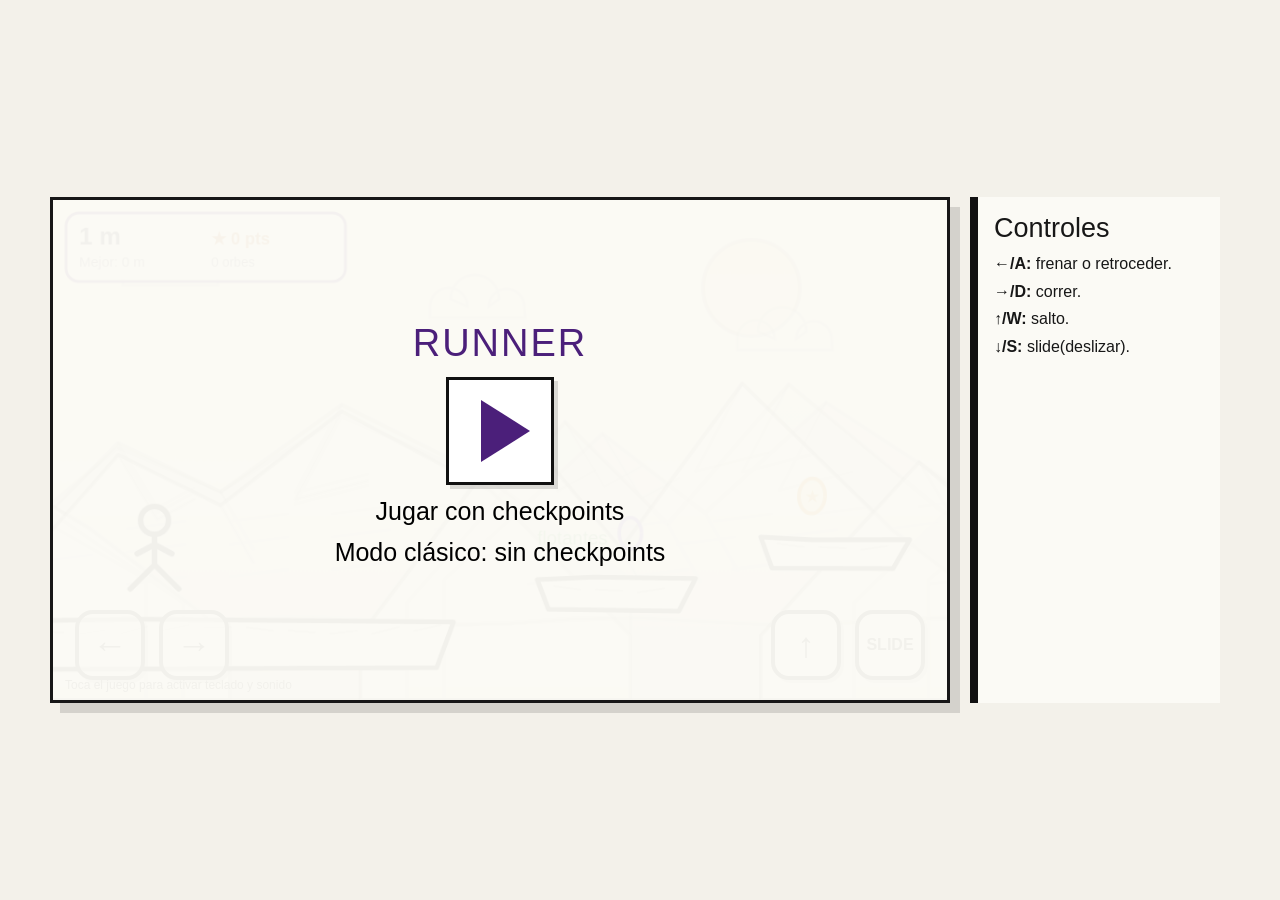
<file: juegos/runner/index.html>
<!DOCTYPE html>
<html lang="es"><head><meta charset="UTF-8"><meta name="viewport" content="width=device-width,initial-scale=1.0"><title>Runner · Itinor</title><style>*{box-sizing:border-box;margin:0;padding:0;user-select:none;touch-action:none}html,body{width:100%;height:100%;overflow:hidden}body{background:#f3f1ea;font-family:"Comic Sans MS","Trebuchet MS",Arial,sans-serif;display:flex;align-items:center;justify-content:center;padding:16px;color:#171717}.shell{width:min(1180px,96vw);display:grid;grid-template-columns:minmax(320px,900px) 250px;gap:20px}.card{position:relative;width:100%;aspect-ratio:16/9;background:#fbfaf5;border:3px solid #171717;box-shadow:10px 10px 0 rgba(0,0,0,.13);overflow:hidden}canvas{position:absolute;inset:0;width:100%;height:100%;outline:none;background:#fbfaf5}.screen{position:absolute;inset:0;z-index:20;background:rgba(251,250,245,.96);display:none;align-items:center;justify-content:center;flex-direction:column;text-align:center;gap:12px;padding:24px}.screen.show{display:flex}.title{font-size:38px;letter-spacing:2px;color:#4B1F7A}.sub{max-width:650px;font-size:17px;line-height:1.3}.play{width:108px;height:108px;border:3px solid #111;background:#fff;display:grid;place-items:center;cursor:pointer;box-shadow:4px 4px 0 rgba(0,0,0,.13)}.tri{width:0;height:0;border-top:31px solid transparent;border-bottom:31px solid transparent;border-left:49px solid #4B1F7A;margin-left:10px}.word{border:0;background:transparent;font-family:inherit;font-size:25px;cursor:pointer}.word:hover{text-decoration:underline;text-decoration-thickness:4px}.touch{position:absolute;inset:0;z-index:12;pointer-events:none}.move{position:absolute;left:22px;bottom:20px;display:flex;gap:14px;pointer-events:auto}.act{position:absolute;right:22px;bottom:20px;display:flex;gap:14px;pointer-events:auto}.btn{width:70px;height:70px;border:4px solid #111;border-radius:18px;background:rgba(255,255,255,.72);display:grid;place-items:center;font-size:35px;font-weight:900;cursor:pointer;transition:.06s;box-shadow:3px 3px 0 rgba(0,0,0,.15)}.btn.txt{font-size:16px}.btn.active{transform:scale(.82);background:rgba(220,220,220,.94)}.pause,.gear{position:absolute;top:14px;z-index:13;width:48px;height:48px;border:3px solid #111;border-radius:50%;background:rgba(255,255,255,.75);font-size:24px;font-weight:900;cursor:pointer;display:none}.pause{right:14px}.gear{right:70px}.pause.show,.gear.show{display:block}.note{position:absolute;left:12px;bottom:8px;z-index:13;font-size:12px}.panel{background:#fbfaf5;border-left:8px solid #111;padding:16px;min-height:270px}.panel h2{font-size:27px;font-weight:400;margin-bottom:10px}.panel p{font-size:16px;line-height:1.3;margin:7px 0}.deslizar{width:min(420px,88%);display:grid;grid-template-columns:90px 1fr 44px;gap:12px;align-items:center;font-size:18px}.slider input{accent-color:#111;width:100%}.tag{font-size:14px;background:#eee;border:2px solid #111;padding:4px 8px;border-radius:8px}@media(max-width:900px){body{align-items:flex-start;padding:10px}.shell{grid-template-columns:1fr}.panel{border-left:0;border-top:8px solid #111}.btn{width:62px;height:62px}}
</style><style>.es-tactil .panel,.es-tactil .note{display:none}
.es-tactil .touch{position:relative;inset:auto;height:96px;margin-top:10px;pointer-events:auto}
.es-tactil .btn{width:76px;height:76px;font-size:38px}
.es-tactil .btn.txt{font-size:15px}
.es-tactil body{padding:8px}
</style></head><body><div class="shell"><main class="card"><canvas id="game" width="960" height="540" tabindex="0"></canvas><button class="gear" id="gearBtn">⚙</button><button class="pause" id="pauseBtn">Ⅱ</button>
<section class="screen show" id="menuLayer"><div class="title">RUNNER</div><button class="play" id="playIconBtn"><span class="tri"></span></button><button class="word" id="playBtn">Jugar con checkpoints</button><button class="word" id="classicBtn">Modo clásico: sin checkpoints</button><p class="sub">   </p></section>
<section class="screen" id="overLayer"><div class="title">¡TE CAÍSTE!</div><p class="sub" id="overInfo"></p><button class="word" id="retryBtn">Intentar otra vez</button><button class="word" id="overMenuBtn">Menú</button></section><section class="screen" id="pauseLayer"><div class="title">PAUSA</div><button class="word" id="resumeBtn">Continuar</button><button class="word" id="restartBtn">Reiniciar</button><button class="word" id="menuBtn">Menú</button><button class="word" id="settingsBtnPause">Opciones</button></section>
<section class="screen" id="settingsLayer"><div class="title">OPCIONES</div><div class="slider"><span>Música</span><input id="musicRange" type="range" min="0" max="100" value="38"><span id="musicVal">38</span></div><div class="slider"><span>Sonido</span><input id="sfxRange" type="range" min="0" max="100" value="70"><span id="sfxVal">70</span></div><button class="word" id="closeSettingsBtn">Volver</button><p class="sub"> </p></section>
<div class="touch"><div class="move"><div class="btn" id="leftBtn">←</div><div class="btn" id="rightBtn">→</div></div><div class="act"><div class="btn" id="jumpBtn">↑</div><div class="btn txt" id="slideBtn">SLIDE</div></div></div><div class="note">Toca el juego para activar teclado y sonido</div></main><aside class="panel"><h2>Controles</h2><p><strong>←/A:</strong> frenar o retroceder.</p><p><strong>→/D:</strong> correr.</p><p><strong>↑/W:</strong> salto.</p><p><strong>↓/S:</strong> slide(deslizar).</p><p></aside></div>
<script>const canvas=document.getElementById('game'),ctx=canvas.getContext('2d'),W=960,H=540;
const menuLayer=document.getElementById('menuLayer'),pauseLayer=document.getElementById('pauseLayer'),settingsLayer=document.getElementById('settingsLayer'),pauseBtn=document.getElementById('pauseBtn'),gearBtn=document.getElementById('gearBtn');
const playBtn=document.getElementById('playBtn'),playIconBtn=document.getElementById('playIconBtn'),classicBtn=document.getElementById('classicBtn'),resumeBtn=document.getElementById('resumeBtn'),restartBtn=document.getElementById('restartBtn'),menuBtn=document.getElementById('menuBtn'),settingsBtnPause=document.getElementById('settingsBtnPause'),closeSettingsBtn=document.getElementById('closeSettingsBtn');
const musicRange=document.getElementById('musicRange'),sfxRange=document.getElementById('sfxRange'),musicVal=document.getElementById('musicVal'),sfxVal=document.getElementById('sfxVal');
const leftBtn=document.getElementById('leftBtn'),rightBtn=document.getElementById('rightBtn'),jumpBtn=document.getElementById('jumpBtn'),slideBtn=document.getElementById('slideBtn');
let gameState='menu',lastTime=0,cameraX=0,shake=0,generatedUntil=4300,score=0,best=Number(localStorage.getItem('runnerBest')||0),settingsReturnState='pause',gameplayGroup='gameplay';
let checkpointsEnabled=true,nextCheckpointX=4200,bestDist=Number(localStorage.getItem('runnerBestDist')||0);
const CHECKPOINT_SPACING=3900;
const keys={left:false,right:false,jump:false,down:false,jumpHeld:false};
const checkpoint={x:80,y:330,lastIndex:-1};
const checkpointPoints=[];
const player={x:80,y:330,w:58,h:92,vx:0,vy:0,grounded:false,facing:1,state:'idle',frame:0,frameT:0,slideT:0,coyote:0,jumpBuffer:0,runDust:0,onPlatform:null,speedT:0};
const PHYS={gravity:2100,maxSpeed:560,accel:1550,airAccel:980,friction:620,brakeFriction:2300,jump:720,jumpCut:.52,slideBoost:1.10,slopeBoost:55};
const musicTracks={menu:['menu.mp3'],gameplay:['bach.mp3','clasico_1.mp3','clasico_2.mp3','mex_1.mp3'],hardcore:['mex_1.mp3','clasico_2.mp3','bach.mp3']};
const sfxSources={orb:['orb.mp3'],rebote:['rebote.mp3'],break:['break.mp3'],fall:['fall.mp3'],checkpoint:['orb.mp3']};
let bgMusic=null,currentGroup='',musicVolume=.38,sfxVolume=.70,musicEnabled=true,audioUnlocked=false;
const musicSlots={menu:null,gameplay:null,hardcore:null};
function makeAudio(src){const a=new Audio(src);a.preload='auto';return a}
function shuffle(list){return [...list].sort(()=>Math.random()-.5)}
function startNewMusicTrack(group){const list=musicTracks[group]||[];if(!list.length)return;const prev=musicSlots[group]?.srcName||'';let tries=shuffle(list.length>1?list.filter(s=>s!==prev):list);let i=0;function tryNext(){if(i>=tries.length)return;const src=tries[i++];const a=makeAudio(src);a.srcName=src;a.loop=false;a.volume=musicVolume;a.onerror=tryNext;a.onended=()=>{if(currentGroup===group){musicSlots[group]=null;startNewMusicTrack(group)}else musicSlots[group]=null};musicSlots[group]=a;if(currentGroup===group){bgMusic=a;bgMusic.play().catch(()=>{})}}tryNext()}
function playRandomMusic(group){if(!musicEnabled)return;if(currentGroup===group&&bgMusic){bgMusic.volume=musicVolume;bgMusic.play().catch(()=>{});return}if(bgMusic)bgMusic.pause();currentGroup=group;if(group==='gameplay'||group==='hardcore')gameplayGroup=group;if(musicSlots[group]){bgMusic=musicSlots[group];bgMusic.volume=musicVolume;bgMusic.play().catch(()=>{})}else startNewMusicTrack(group)}
function pauseMusic(){if(bgMusic)bgMusic.pause()}function resumeMusic(){if(bgMusic&&musicEnabled)bgMusic.play().catch(()=>{})}function stopMusic(){Object.keys(musicSlots).forEach(g=>{if(musicSlots[g]){musicSlots[g].pause();musicSlots[g].currentTime=0;musicSlots[g]=null}});bgMusic=null;currentGroup=''}
function playSfx(name){const list=sfxSources[name]||[];if(!list.length)return;let a=makeAudio(list[0]);a.volume=sfxVolume;a.onerror=()=>{for(let i=1;i<list.length;i++){let b=makeAudio(list[i]);b.volume=sfxVolume;b.play().catch(()=>{});break}};a.play().catch(()=>{})}
musicRange.oninput=()=>{musicVolume=Number(musicRange.value)/100;musicVal.textContent=musicRange.value;Object.values(musicSlots).forEach(a=>{if(a)a.volume=musicVolume})};sfxRange.oninput=()=>{sfxVolume=Number(sfxRange.value)/100;sfxVal.textContent=sfxRange.value};
const platforms=[{type:'rect',x:-80,y:455,w:510,h:50},{type:'rect',x:520,y:410,w:170,h:34,float:true},{type:'rect',x:760,y:364,w:160,h:34,float:true},{type:'rect',x:980,y:455,w:240,h:50},{type:'ramp',x:1215,y:455,w:300,h:145,dir:1},{type:'speed',x:1515,y:310,w:210,h:28,mult:2},{type:'rect',x:1515,y:310,w:340,h:52},{type:'ramp',x:1875,y:455,w:280,h:145,dir:-1},{type:'rect',x:2190,y:402,w:155,h:35,float:true},{type:'rect',x:2420,y:350,w:180,h:35,float:true},{type:'rect',x:2740,y:455,w:240,h:50},{type:'break',x:3020,y:455,w:130,h:38,hp:2,maxHp:2,crack:0,broken:false},{type:'break',x:3165,y:455,w:130,h:38,hp:1,maxHp:1,crack:0,broken:false},{type:'speed',x:3388,y:432,w:170,h:20,mult:2.15},{type:'rect',x:3380,y:455,w:360,h:50},{type:'ramp',x:3820,y:455,w:260,h:120,dir:1},{type:'rect',x:4080,y:335,w:360,h:50}];
const coins=[];function addCoin(x,y,gold=false){coins.push({x,y,gold,taken:false,bob:Math.random()*6.28})}[[620,360,0],[815,318,1],[1110,390,0],[1325,300,0],[1485,245,1],[1615,262,1],[1710,245,1],[2260,352,1],[2510,305,1],[2900,405,0],[3090,395,1],[3228,395,1],[3510,320,1],[3970,305,0],[4170,288,1]].forEach(c=>addCoin(c[0],c[1],!!c[2]));
const bouncePads=[{x:1080,y:432,w:86,h:18,power:910,boost:260,usedT:0},{x:2890,y:432,w:94,h:18,power:860,boost:220,usedT:0}];
const notes=[{x:520,y:372,t:'flotantes'},{x:1080,y:410,t:'rebote'},{x:1515,y:280,t:'speed x2'},{x:3000,y:420,t:'rompibles'},{x:3388,y:410,t:'verde = turbo'}];let particles=[];
function bind(btn,name){btn.addEventListener('pointerdown',e=>{e.preventDefault();keys[name]=true;if(name==='jump')keys.jumpHeld=true});for(const ev of ['pointerup','pointerleave','pointercancel'])btn.addEventListener(ev,e=>{e.preventDefault();keys[name]=false;if(name==='jump')keys.jumpHeld=false})}bind(leftBtn,'left');bind(rightBtn,'right');bind(jumpBtn,'jump');bind(slideBtn,'down');
document.addEventListener('keydown',e=>{const k=e.key.toLowerCase();if(['arrowleft','arrowright','arrowup','arrowdown',' ','a','d','w','s','r','p','escape','o'].includes(k)||e.key===' ')e.preventDefault();if(k==='arrowleft'||k==='a')keys.left=true;if(k==='arrowright'||k==='d')keys.right=true;if(k==='arrowup'||k==='w'){keys.jump=true;keys.jumpHeld=true}if(k==='arrowdown'||k==='s')keys.down=true;if(k==='r')resetGame();if(k==='p'||k==='escape'||e.key===' ')togglePause();if(k==='o')openSettings()});
document.addEventListener('keyup',e=>{const k=e.key.toLowerCase();if(k==='arrowleft'||k==='a')keys.left=false;if(k==='arrowright'||k==='d')keys.right=false;if(k==='arrowup'||k==='w'){keys.jump=false;keys.jumpHeld=false}if(k==='arrowdown'||k==='s')keys.down=false});
document.getElementById('retryBtn').onclick=()=>startGame(false);document.getElementById('overMenuBtn').onclick=()=>goMenu();playBtn.onclick=playIconBtn.onclick=()=>startGame(true);classicBtn.onclick=()=>startGame(false);resumeBtn.onclick=()=>resumeGame();restartBtn.onclick=()=>{resetGame();resumeGame()};menuBtn.onclick=()=>goMenu();pauseBtn.onclick=()=>togglePause();gearBtn.onclick=()=>openSettings();settingsBtnPause.onclick=()=>openSettings();closeSettingsBtn.onclick=()=>closeSettings();
function unlockAudio(){canvas.focus();if(!audioUnlocked){audioUnlocked=true;if(gameState==='menu')playRandomMusic('menu')}}document.querySelector('.card').addEventListener('pointerdown',unlockAudio,{capture:true});
function syncScreens(){document.getElementById('overLayer').classList.toggle('show',gameState==='over');menuLayer.classList.toggle('show',gameState==='menu');pauseLayer.classList.toggle('show',gameState==='pause');settingsLayer.classList.toggle('show',gameState==='settings');pauseBtn.classList.toggle('show',gameState==='playing');gearBtn.classList.toggle('show',gameState==='playing'||gameState==='pause')}
function startGame(useCheckpoints=true){checkpointsEnabled=useCheckpoints;gameplayGroup='gameplay';gameState='playing';syncScreens();resetGame();playRandomMusic('gameplay');canvas.focus()}function resumeGame(){if(gameState==='pause'||gameState==='settings'){gameState='playing';syncScreens();playRandomMusic(gameplayGroup);canvas.focus()}}function goMenu(){gameState='menu';syncScreens();playRandomMusic('menu')}function togglePause(){if(gameState==='playing'){gameState='pause';syncScreens();playRandomMusic('menu')}else if(gameState==='pause')resumeGame()}function openSettings(){settingsReturnState=gameState;gameState='settings';syncScreens();pauseMusic()}function closeSettings(){gameState=settingsReturnState==='playing'?'playing':settingsReturnState==='menu'?'menu':'pause';syncScreens();if(gameState==='playing')playRandomMusic(gameplayGroup);else playRandomMusic('menu')}
function resetGame(){checkpoint.x=80;checkpoint.y=330;checkpoint.lastIndex=-1;nextCheckpointX=4200;checkpointPoints.length=0;if(checkpointsEnabled)maybePlaceCheckpointAhead();respawnAtCheckpoint(true);cameraX=0;particles=[];score=0;coins.forEach(c=>c.taken=false);platforms.forEach(p=>{if(p.type==='break'){p.hp=p.maxHp;p.crack=0;p.broken=false}})}
function respawnAtCheckpoint(silent=false){player.x=checkpoint.x;player.y=checkpoint.y;player.vx=0;player.vy=0;player.grounded=false;player.state='idle';player.slideT=0;player.coyote=0;player.jumpBuffer=0;player.onPlatform=null;cameraX=Math.max(0,player.x-W*.34);if(!silent)shake=5}
function lineY(p,x){let t=Math.max(0,Math.min(1,(x-p.x)/p.w));return p.dir===-1?p.y-p.h+t*p.h:p.y-t*p.h}function slope(p){return p.dir===-1?p.h/p.w:-p.h/p.w}
function checkpointTopOnPlatform(p,x){if(p.type==='ramp')return lineY(p,x)-player.h;return p.y-player.h}
function maybePlaceCheckpointAhead(){if(!checkpointsEnabled)return;let guard=0;while(generatedUntil>nextCheckpointX&&guard++<6){let target=nextCheckpointX,spot=null;for(const p of platforms){if(p.broken||p.type==='speed'||p.type==='break')continue;if(p.x<=target&&p.x+p.w>=target){spot={x:target,y:checkpointTopOnPlatform(p,target)};break}}if(!spot){let candidates=platforms.filter(p=>!p.broken&&p.type!=='speed'&&p.type!=='break'&&p.x>target&&p.x-target<900).sort((a,b)=>a.x-b.x);if(candidates.length){let p=candidates[0],x=p.x+Math.min(140,p.w*.42);spot={x,y:checkpointTopOnPlatform(p,x)}}}if(spot)checkpointPoints.push({x:spot.x,y:spot.y,active:false});nextCheckpointX+=CHECKPOINT_SPACING}}
function groundAt(px,py,pw,ph,prevY){let best=null,feet=py+ph,oldFeet=prevY+ph;for(const p of platforms){if(p.broken||p.type==='speed')continue;if(p.type==='rect'||p.type==='break'){if(px+pw>p.x&&px<p.x+p.w&&feet>=p.y-14&&oldFeet<=p.y+18&&player.vy>=-60){if(!best||p.y<best.y)best={y:p.y,p,sl:0}}}else{let cx=px+pw/2;if(cx>=p.x&&cx<=p.x+p.w){let y=lineY(p,cx);if(feet>=y-16&&oldFeet<=y+26&&player.vy>=-160){if(!best||y<best.y)best={y,p,sl:slope(p)}}}}}return best}
function addDust(x,y,n=5,col='rgba(0,0,0,.32)'){for(let i=0;i<n;i++)particles.push({x:x+Math.random()*20-10,y:y+Math.random()*8-4,vx:-player.vx*.10+(Math.random()*110-55),vy:-Math.random()*110-20,life:.35+Math.random()*.25,c:col,r:2+Math.random()*3})}
function damageBreak(p){if(!p||p.type!=='break'||p.broken)return;if(player.onPlatform===p)return;p.hp--;p.crack=.26;shake=4;playSfx('break');addDust(player.x+player.w/2,p.y,12,'rgba(109,63,192,.38)');if(p.hp<=0)p.breakTimer=.22}
function updateBreakables(dt){for(const p of platforms){if(p.type==='break'&&!p.broken){p.crack=Math.max(0,p.crack-dt);if(p.breakTimer!==undefined){p.breakTimer-=dt;if(p.breakTimer<=0){p.broken=true;addDust(p.x+p.w/2,p.y+10,24,'rgba(0,0,0,.32)')}}}}}
function generateChunk(){let s=generatedUntil,pat=Math.floor(Math.random()*7);if(pat===0){platforms.push({type:'rect',x:s,y:455,w:420,h:50});addCoin(s+120,405);addCoin(s+230,365);addCoin(s+330,405);generatedUntil+=520}else if(pat===1){platforms.push({type:'rect',x:s,y:430,w:180,h:38,float:true},{type:'rect',x:s+260,y:372,w:180,h:38,float:true},{type:'rect',x:s+540,y:455,w:300,h:50});addCoin(s+80,378,true);addCoin(s+350,318,true);addCoin(s+660,405);generatedUntil+=940}else if(pat===2){platforms.push({type:'ramp',x:s,y:455,w:300,h:145,dir:1},{type:'speed',x:s+315,y:286,w:160,h:20,mult:2},{type:'rect',x:s+300,y:310,w:320,h:50});addCoin(s+120,355);addCoin(s+230,285,true);addCoin(s+410,245,true);generatedUntil+=760}else if(pat===3){platforms.push({type:'ramp',x:s,y:455,w:280,h:140,dir:-1},{type:'rect',x:s+340,y:455,w:360,h:50});addCoin(s+100,330,true);addCoin(s+270,390);addCoin(s+510,405);generatedUntil+=820}else if(pat===4){platforms.push({type:'rect',x:s,y:455,w:260,h:50},{type:'rect',x:s+560,y:455,w:360,h:50});bouncePads.push({x:s+90,y:432,w:94,h:18,power:900,boost:260,usedT:0});addCoin(s+210,310,true);addCoin(s+330,235,true);addCoin(s+465,305,true);generatedUntil+=1030}else if(pat===5){platforms.push({type:'rect',x:s,y:455,w:220,h:50},{type:'break',x:s+260,y:455,w:120,h:38,hp:1,maxHp:1,crack:0,broken:false},{type:'break',x:s+410,y:455,w:130,h:38,hp:2,maxHp:2,crack:0,broken:false},{type:'rect',x:s+610,y:455,w:300,h:50});addCoin(s+310,392,true);addCoin(s+475,392,true);addCoin(s+730,405);generatedUntil+=1010}else{platforms.push({type:'rect',x:s,y:455,w:260,h:50},{type:'speed',x:s+55,y:432,w:150,h:20,mult:2.25},{type:'ramp',x:s+335,y:455,w:260,h:135,dir:1},{type:'rect',x:s+595,y:320,w:300,h:48});addCoin(s+170,365,true);addCoin(s+510,270,true);addCoin(s+700,276,true);generatedUntil+=1000}}
function ensureWorldAhead(){while(player.x>generatedUntil-1800){generateChunk();maybePlaceCheckpointAhead()}}
function checkBouncePads(prevY){let feet=player.y+player.h,oldFeet=prevY+player.h;for(const b of bouncePads){b.usedT=Math.max(0,b.usedT-1/60);let horizontal=player.x+player.w>b.x&&player.x<b.x+b.w,landing=horizontal&&oldFeet<=b.y+12&&feet>=b.y-12&&player.vy>=0;if(landing){player.y=b.y-player.h;player.vy=-b.power;player.vx=Math.max(player.vx,b.boost+Math.abs(player.vx)*.08);player.grounded=false;player.coyote=0;player.jumpBuffer=0;b.usedT=.22;shake=5;playSfx('rebote');addDust(player.x+player.w/2,b.y,14,'rgba(109,63,192,.42)');return true}}return false}
function checkSpeedPads(){let feet=player.y+player.h;for(const p of platforms){if(p.type!=='speed')continue;let touch=player.x+player.w>p.x&&player.x<p.x+p.w&&feet>p.y-24&&feet<p.y+p.h+22;if(touch&&player.speedT<=0){const dir=player.vx>=0?1:-1;player.vx=dir*Math.max(Math.abs(player.vx)*p.mult,760);player.speedT=.55;shake=6;addDust(player.x+player.w/2,p.y,18,'rgba(0,180,80,.42)');}}}
function checkCheckpoints(){if(!checkpointsEnabled)return;for(let i=0;i<checkpointPoints.length;i++){const c=checkpointPoints[i];if(!c.active&&player.x+player.w/2>=c.x){c.active=true;checkpoint.x=c.x;checkpoint.y=c.y;checkpoint.lastIndex=i;shake=4;playSfx('checkpoint');addDust(c.x,c.y+player.h,16,'rgba(67,160,71,.45)')}}}
function updatePlayer(dt){player.speedT=Math.max(0,player.speedT-dt);player.coyote=player.grounded?.11:Math.max(0,player.coyote-dt);if(keys.jump)player.jumpBuffer=.12;else player.jumpBuffer=Math.max(0,player.jumpBuffer-dt);let prevY=player.y,wasGround=player.grounded,input=(keys.right?1:0)-(keys.left?1:0),max=player.speedT>0?980:PHYS.maxSpeed+Math.min(240,player.x/110);if(player.slideT>0)max*=1.06;if(input){let acc=player.grounded?PHYS.accel:PHYS.airAccel;player.vx+=input*acc*dt;player.facing=input>0?1:-1}else if(player.grounded){player.vx-=Math.sign(player.vx)*Math.min(Math.abs(player.vx),PHYS.friction*dt)}let braking=player.grounded&&input&&Math.sign(input)!==Math.sign(player.vx)&&Math.abs(player.vx)>130;if(braking){player.vx-=Math.sign(player.vx)*PHYS.brakeFriction*dt;player.runDust-=dt;if(player.runDust<=0){addDust(player.x+player.w/2,player.y+player.h,4,'rgba(109,63,192,.28)');player.runDust=.045}}player.vx=Math.max(-max*.82,Math.min(max,player.vx));if(keys.down&&player.grounded&&Math.abs(player.vx)>165&&player.slideT<=0){player.slideT=.43;player.vx*=PHYS.slideBoost;addDust(player.x+player.w/2,player.y+player.h,10,'rgba(0,0,0,.25)')}if(player.slideT>0)player.slideT-=dt;if(player.jumpBuffer>0&&player.coyote>0&&player.slideT<=0){player.vy=-PHYS.jump-Math.min(160,Math.abs(player.vx)*.14);player.grounded=false;player.coyote=0;player.jumpBuffer=0;player.onPlatform=null;addDust(player.x+player.w/2,player.y+player.h,8,'rgba(0,0,0,.22)')}if(!keys.jumpHeld&&player.vy<0)player.vy*=Math.pow(PHYS.jumpCut,dt*10);player.vy+=PHYS.gravity*dt;player.x+=player.vx*dt;player.y+=player.vy*dt;player.grounded=false;ensureWorldAhead();checkSpeedPads();let bounced=checkBouncePads(prevY),g=bounced?null:groundAt(player.x,player.y,player.w,player.h,prevY);if(g){player.y=g.y-player.h;player.vy=0;player.grounded=true;if(g.p!==player.onPlatform){damageBreak(g.p);player.onPlatform=g.p}if(g.sl&&Math.abs(player.vx)>80)player.vx+=(-g.sl)*PHYS.slopeBoost*dt*60;if(!wasGround)addDust(player.x+player.w/2,player.y+player.h,7,'rgba(0,0,0,.22)')}else player.onPlatform=null;if(player.y>H+180){shake=8;playSfx('fall');if(checkpointsEnabled)respawnAtCheckpoint();else{const d=Math.floor(player.x/50);bestDist=Math.max(bestDist,d);try{localStorage.setItem('runnerBestDist',bestDist)}catch(e){}document.getElementById('overInfo').textContent=`Llegaste a ${d} m · ${score} pts · tu mejor: ${bestDist} m`;gameState='over';syncScreens();playRandomMusic('menu')}}checkCheckpoints();for(const c of coins){if(!c.taken&&Math.hypot((player.x+player.w/2)-c.x,(player.y+40)-c.y)<34){c.taken=true;score+=c.gold?5:1;best=Math.max(best,score);localStorage.setItem('runnerBest',best);playSfx('orb');addDust(c.x,c.y,8,c.gold?'rgba(246,170,0,.55)':'rgba(109,63,192,.45)')}}if(player.x<0){player.x=0;player.vx=0}if(player.slideT>0)player.state='slide';else if(!player.grounded)player.state=player.vy<0?'jump':'fall';else if(braking)player.state='brake';else if(Math.abs(player.vx)>60)player.state='run';else player.state='idle';let target=Math.max(0,player.x-W*.34);cameraX+=(target-cameraX)*Math.min(1,dt*6.8)}
function updateAnim(dt){player.frameT+=dt;let sp=player.state==='run'?Math.max(.055,.12-Math.abs(player.vx)/9000):.16;if(player.frameT>sp){player.frameT=0;player.frame++}particles.forEach(p=>{p.x+=p.vx*dt;p.y+=p.vy*dt;p.vy+=280*dt;p.life-=dt});particles=particles.filter(p=>p.life>0);shake=Math.max(0,shake-dt*18);updateBreakables(dt);if(gameState==='playing'&&player.x>6500&&gameplayGroup!=='hardcore'&&Math.random()<.002){gameplayGroup='hardcore';playRandomMusic('hardcore')}}
function drawBg(){

  let sky=ctx.createLinearGradient(0,0,0,H);
  sky.addColorStop(0,'#fff7df');
  sky.addColorStop(.55,'#fbfaf5');
  sky.addColorStop(1,'#efe7d4');
  ctx.fillStyle=sky;
  ctx.fillRect(0,0,W,H);

  ctx.save();
  ctx.translate(750-cameraX*.035,95);
  ctx.fillStyle='rgba(246,170,0,.16)';
  ctx.strokeStyle='rgba(17,17,17,.25)';
  ctx.lineWidth=4;
  ctx.beginPath();
  ctx.arc(0,0,52,0,Math.PI*2);
  ctx.fill();
  ctx.stroke();
  ctx.restore();

  function mountainLayer(parallax,baseY,height,color,stroke,step,rough){
    ctx.save();
    ctx.translate(-cameraX*parallax,0);
    ctx.fillStyle=color;
    ctx.strokeStyle=stroke;
    ctx.lineWidth=4;
    ctx.lineJoin='round';
    ctx.lineCap='round';

    for(let i=-2;i<10;i++){
      let x=i*step;
      let p1=x-100,p2=x+70,p3=x+180,p4=x+310,p5=x+470,p6=x+620;
      let y1=baseY;
      let y2=baseY-height*(.75+Math.sin(i*1.7)*rough);
      let y3=baseY-height*(.42+Math.cos(i*2.1)*rough);
      let y4=baseY-height*(.93+Math.sin(i*1.3)*rough);
      let y5=baseY-height*(.48+Math.cos(i*1.9)*rough);
      let y6=baseY;

      ctx.beginPath();
      ctx.moveTo(p1,y1);
      ctx.lineTo(p2,y2);
      ctx.lineTo(p3,y3);
      ctx.lineTo(p4,y4);
      ctx.lineTo(p5,y5);
      ctx.lineTo(p6,y6);
      ctx.lineTo(p6,H);
      ctx.lineTo(p1,H);
      ctx.closePath();
      ctx.fill();
      ctx.stroke();

      ctx.strokeStyle='rgba(17,17,17,.13)';
      ctx.lineWidth=2.5;
      ctx.beginPath();
      ctx.moveTo(p2,y2);
      ctx.lineTo(p2+42,y2+70);
      ctx.lineTo(p2+82,y2+48);
      ctx.moveTo(p4,y4);
      ctx.lineTo(p4-50,y4+95);
      ctx.lineTo(p4+28,y4+75);
      ctx.moveTo(p3,y3);
      ctx.lineTo(p3+35,y3+62);
      ctx.stroke();

      ctx.strokeStyle='rgba(109,63,192,.12)';
      ctx.lineWidth=2;
      for(let j=0;j<4;j++){
        let tx=x+80+j*110;
        let ty=baseY-55-j*8;
        ctx.beginPath();
        ctx.moveTo(tx,ty);
        ctx.lineTo(tx+62,ty-8);
        ctx.stroke();
      }

      ctx.strokeStyle=stroke;
      ctx.lineWidth=4;
    }

    ctx.restore();
  }

  mountainLayer(.08,410,190,'rgba(109,63,192,.045)','rgba(17,17,17,.15)',520,.08);
  mountainLayer(.15,435,230,'rgba(67,160,71,.045)','rgba(17,17,17,.22)',480,.10);
  mountainLayer(.26,470,260,'rgba(255,255,255,.55)','rgba(17,17,17,.34)',430,.12);

  ctx.save();
  ctx.translate(-cameraX*.06,0);
  ctx.strokeStyle='rgba(17,17,17,.16)';
  ctx.fillStyle='rgba(255,255,255,.35)';
  ctx.lineWidth=3;
  for(let i=-1;i<8;i++){
    let x=i*330+95;
    let y=80+(i%3)*35;
    ctx.beginPath();
    ctx.arc(x,y,20,Math.PI,0);
    ctx.arc(x+28,y-8,26,Math.PI,0);
    ctx.arc(x+62,y,19,Math.PI,0);
    ctx.lineTo(x+82,y+12);
    ctx.lineTo(x-20,y+12);
    ctx.closePath();
    ctx.fill();
    ctx.stroke();
  }
  ctx.restore();

  ctx.save();
  ctx.strokeStyle='rgba(17,17,17,.13)';
  ctx.lineWidth=4;
  ctx.beginPath();
  ctx.moveTo(0,455);
  for(let x=0;x<=W+40;x+=70){
    ctx.lineTo(x,455+Math.sin((x+cameraX*.16)*.018)*4);
  }
  ctx.stroke();
  ctx.restore();
}
function drawPlatform(p,sx){if(p.broken)return;ctx.save();ctx.lineJoin='round';ctx.lineCap='round';ctx.strokeStyle=p.type==='break'?'#6D3FC0':'#111';ctx.fillStyle=p.type==='break'?'rgba(109,63,192,.10)':'#fff';ctx.lineWidth=5;if(p.type==='speed'){let g=ctx.createLinearGradient(sx,p.y,sx+p.w,p.y);g.addColorStop(0,'rgba(0,210,90,.20)');g.addColorStop(1,'rgba(0,255,130,.45)');ctx.fillStyle=g;ctx.strokeStyle='#00a65a';ctx.beginPath();ctx.moveTo(sx,p.y);ctx.lineTo(sx+p.w,p.y);ctx.lineTo(sx+p.w-12,p.y+p.h);ctx.lineTo(sx+12,p.y+p.h);ctx.closePath();ctx.fill();ctx.stroke();ctx.fillStyle='#00a65a';ctx.font='bold 18px Comic Sans MS';ctx.fillText('≫≫',sx+p.w/2-18,p.y+17);ctx.restore();return}if(p.type==='rect'||p.type==='break'){let j=p.crack?Math.sin(Date.now()/20)*3:0;ctx.beginPath();ctx.moveTo(sx,p.y+j);ctx.lineTo(sx+p.w*.35,p.y+Math.sin(p.x*.01)*3-j);ctx.lineTo(sx+p.w,p.y+Math.cos(p.x*.016)*3+j);ctx.lineTo(sx+p.w-18,p.y+p.h);ctx.lineTo(sx+12,p.y+p.h+Math.sin(p.x)*2);ctx.closePath();ctx.fill();ctx.stroke();ctx.strokeStyle=p.type==='break'?'rgba(109,63,192,.75)':'rgba(0,0,0,.2)';ctx.lineWidth=2;if(p.type==='break'){ctx.beginPath();ctx.moveTo(sx+18,p.y+7);ctx.lineTo(sx+p.w-24,p.y+p.h-6);ctx.moveTo(sx+p.w*.52,p.y+5);ctx.lineTo(sx+p.w*.38,p.y+p.h-4);ctx.stroke();ctx.fillStyle='#111';ctx.font='bold 15px Comic Sans MS';ctx.fillText(p.hp,sx+p.w/2-4,p.y+24)}else{for(let i=18;i<p.w-20;i+=45){ctx.beginPath();ctx.moveTo(sx+i,p.y+10+Math.sin(i)*4);ctx.lineTo(sx+i+28,p.y+8+Math.cos(i)*4);ctx.stroke()}}}else{ctx.beginPath();if(p.dir===1){ctx.moveTo(sx,p.y);ctx.lineTo(sx+p.w,p.y-p.h);ctx.lineTo(sx+p.w,p.y+38);ctx.lineTo(sx,p.y+38)}else{ctx.moveTo(sx,p.y-p.h);ctx.lineTo(sx+p.w,p.y);ctx.lineTo(sx+p.w,p.y+38);ctx.lineTo(sx,p.y-p.h+38)}ctx.closePath();ctx.fill();ctx.stroke();ctx.strokeStyle='#6D3FC0';ctx.lineWidth=5;ctx.beginPath();if(p.dir===1){ctx.moveTo(sx+18,p.y-8);ctx.lineTo(sx+p.w-18,p.y-p.h+8)}else{ctx.moveTo(sx+18,p.y-p.h+8);ctx.lineTo(sx+p.w-18,p.y-8)}ctx.stroke()}ctx.restore()}
function drawPlatforms(){let sorted=[...platforms].sort((a,b)=>(a.type==='speed'?1:0)-(b.type==='speed'?1:0));for(const p of sorted){let sx=p.x-cameraX;if(sx+p.w<-100||sx>W+100)continue;drawPlatform(p,sx)}}
function drawBouncePads(){for(const b of bouncePads){let sx=b.x-cameraX;if(sx+b.w<-80||sx>W+80)continue;ctx.save();let press=b.usedT>0?8:0;ctx.translate(sx,b.y+press);ctx.fillStyle='rgba(109,63,192,.16)';ctx.strokeStyle='#6D3FC0';ctx.lineWidth=5;ctx.lineJoin='round';ctx.beginPath();ctx.moveTo(0,0);ctx.lineTo(b.w,0);ctx.lineTo(b.w-10,b.h);ctx.lineTo(10,b.h);ctx.closePath();ctx.fill();ctx.stroke();ctx.strokeStyle='rgba(0,0,0,.65)';ctx.lineWidth=3;ctx.beginPath();ctx.moveTo(16,6);ctx.lineTo(30,-10);ctx.lineTo(44,6);ctx.moveTo(48,6);ctx.lineTo(62,-10);ctx.lineTo(76,6);ctx.stroke();ctx.restore()}}
function drawPlayer(){let sx=player.x-cameraX,sy=player.y;ctx.save();ctx.translate(sx+player.w/2,sy+2);ctx.scale(player.facing,1);ctx.strokeStyle=player.speedT>0?'#003b1f':'#050505';ctx.lineWidth=6;ctx.lineCap='round';ctx.lineJoin='round';let t=performance.now()/90,swing=Math.sin(t)*20,spd=Math.min(1,Math.abs(player.vx)/PHYS.maxSpeed);if(player.state==='slide'){ctx.beginPath();ctx.arc(24,55,15,0,6.28);ctx.stroke();ctx.beginPath();ctx.moveTo(10,64);ctx.lineTo(-34,76);ctx.lineTo(-66,83);ctx.moveTo(-22,74);ctx.lineTo(24,87);ctx.moveTo(-2,65);ctx.lineTo(38,78);ctx.stroke();ctx.fillStyle='#f6aa00';ctx.beginPath();ctx.ellipse(-20,77,9,5,.3,0,6.28);ctx.fill();ctx.restore();return}let lean=player.state==='brake'?-10:player.state==='run'?8*spd:player.state==='fall'?4:0;ctx.rotate(lean*Math.PI/180);ctx.beginPath();ctx.arc(0,14,15,0,6.28);ctx.stroke();ctx.beginPath();ctx.moveTo(0,30);ctx.lineTo(0,62);if(player.state==='jump'){ctx.moveTo(0,40);ctx.lineTo(25,18);ctx.moveTo(0,40);ctx.lineTo(-23,26);ctx.moveTo(0,62);ctx.lineTo(24,87);ctx.moveTo(0,62);ctx.lineTo(-18,82)}else if(player.state==='fall'){ctx.moveTo(0,40);ctx.lineTo(25,54);ctx.moveTo(0,40);ctx.lineTo(-25,56);ctx.moveTo(0,62);ctx.lineTo(21,80);ctx.moveTo(0,62);ctx.lineTo(-25,83)}else if(player.state==='brake'){ctx.moveTo(0,40);ctx.lineTo(24,48);ctx.moveTo(0,40);ctx.lineTo(-20,55);ctx.moveTo(0,62);ctx.lineTo(31,88);ctx.moveTo(0,62);ctx.lineTo(-36,81)}else{ctx.moveTo(0,40);ctx.lineTo(21-swing*.30,50);ctx.moveTo(0,40);ctx.lineTo(-21+swing*.30,50);ctx.moveTo(0,62);ctx.lineTo(18+swing,88);ctx.moveTo(0,62);ctx.lineTo(-18-swing,88)}ctx.stroke();ctx.restore()}
function drawCoins(){for(const c of coins){if(c.taken)continue;let sx=c.x-cameraX;if(sx<-50||sx>W+50)continue;c.bob+=.04;ctx.save();ctx.translate(sx,c.y+Math.sin(c.bob)*5);ctx.strokeStyle=c.gold?'#E08A00':'#6D3FC0';ctx.fillStyle=c.gold?'rgba(246,170,0,.25)':'rgba(109,63,192,.12)';ctx.lineWidth=4;ctx.beginPath();ctx.ellipse(0,0,c.gold?14:12,c.gold?19:17,Math.sin(c.bob)*.2,0,6.28);ctx.fill();ctx.stroke();if(c.gold){ctx.fillStyle='#E08A00';ctx.font='bold 16px Comic Sans MS';ctx.fillText('★',-7,6)}ctx.restore()}}
function drawCheckpoints(){if(!checkpointsEnabled)return;for(const c of checkpointPoints){let sx=c.x-cameraX;if(sx<-80||sx>W+80)continue;ctx.save();ctx.translate(sx,c.y+player.h);ctx.strokeStyle=c.active?'#43a047':'#111';ctx.fillStyle=c.active?'rgba(67,160,71,.22)':'rgba(255,255,255,.8)';ctx.lineWidth=4;ctx.lineCap='round';ctx.beginPath();ctx.moveTo(0,0);ctx.lineTo(0,-72);ctx.stroke();ctx.beginPath();ctx.moveTo(0,-72);ctx.lineTo(42,-58);ctx.lineTo(0,-44);ctx.closePath();ctx.fill();ctx.stroke();ctx.fillStyle=c.active?'#43a047':'#111';ctx.font='bold 14px Comic Sans MS';ctx.fillText("checkpoint",8,-53);ctx.restore()}}
function drawParticles(){for(const p of particles){ctx.globalAlpha=Math.max(0,p.life*2);ctx.fillStyle=p.c;ctx.beginPath();ctx.arc(p.x-cameraX,p.y,p.r,0,6.28);ctx.fill();ctx.globalAlpha=1}}
function drawNotes(){ctx.save();ctx.font='20px Comic Sans MS, Arial';ctx.fillStyle='#43a047';for(const n of notes){let sx=n.x-cameraX;if(sx>-120&&sx<W+120)ctx.fillText(n.t,sx,n.y)}ctx.restore()}
function drawDanger(){ctx.save();let sx=1815-cameraX;ctx.strokeStyle='#6D3FC0';ctx.fillStyle='rgba(109,63,192,.09)';ctx.lineWidth=5;ctx.beginPath();ctx.moveTo(sx,496);ctx.lineTo(sx+260,496);ctx.lineTo(sx+230,538);ctx.lineTo(sx+22,538);ctx.closePath();ctx.fill();ctx.stroke();ctx.fillStyle='#d80000';ctx.font='bold 28px Comic Sans MS, Arial';ctx.fillText('↓',sx+125,522);ctx.restore()}
function hud(){const d=Math.floor(player.x/50);if(d>bestDist&&gameState==='playing'){bestDist=d;if(d%25===0)try{localStorage.setItem('runnerBestDist',bestDist)}catch(e){}}ctx.save();ctx.fillStyle='rgba(255,255,255,.86)';ctx.strokeStyle='#4B1F7A';ctx.lineWidth=3;ctx.beginPath();ctx.roundRect(14,14,300,74,14);ctx.fill();ctx.stroke();ctx.fillStyle='#1B1530';ctx.font='bold 26px Trebuchet MS, Arial';ctx.fillText(d+' m',28,48);ctx.font='15px Trebuchet MS, Arial';ctx.fillStyle='#5E5873';ctx.fillText('Mejor: '+bestDist+' m',28,72);ctx.fillStyle='#B45309';ctx.font='bold 18px Trebuchet MS, Arial';ctx.fillText('★ '+score+' pts',170,48);ctx.font='14px Trebuchet MS, Arial';ctx.fillStyle='#5E5873';ctx.fillText(coins.filter(c=>c.taken).length+' orbes',170,72);if(player.speedT>0){ctx.fillStyle='#FF9F1C';ctx.font='bold 22px Trebuchet MS, Arial';ctx.fillText('¡TURBO!',W/2-40,48)}ctx.restore()}
function syncBtns(){leftBtn.classList.toggle('active',keys.left);rightBtn.classList.toggle('active',keys.right);jumpBtn.classList.toggle('active',keys.jump);slideBtn.classList.toggle('active',keys.down)}
function update(dt){if(gameState!=='playing')return;updatePlayer(dt);updateAnim(dt)}function draw(){ctx.save();if(shake>0)ctx.translate((Math.random()-.5)*shake,(Math.random()-.5)*shake);drawBg();drawDanger();drawPlatforms();drawBouncePads();drawCoins();drawCheckpoints();drawNotes();drawPlayer();drawParticles();hud();ctx.restore();syncBtns()}function loop(t){let dt=Math.min(.033,(t-lastTime)/1000||0);lastTime=t;update(dt);draw();requestAnimationFrame(loop)}syncScreens();requestAnimationFrame(loop);
</script><script>(function(){const t=matchMedia('(pointer:coarse)').matches||'ontouchstart' in window;if(!t)return;document.documentElement.classList.add('es-tactil');const tc=document.querySelector('.touch'),card=document.querySelector('.card');card.after(tc)})();
</script></body></html>
</file>
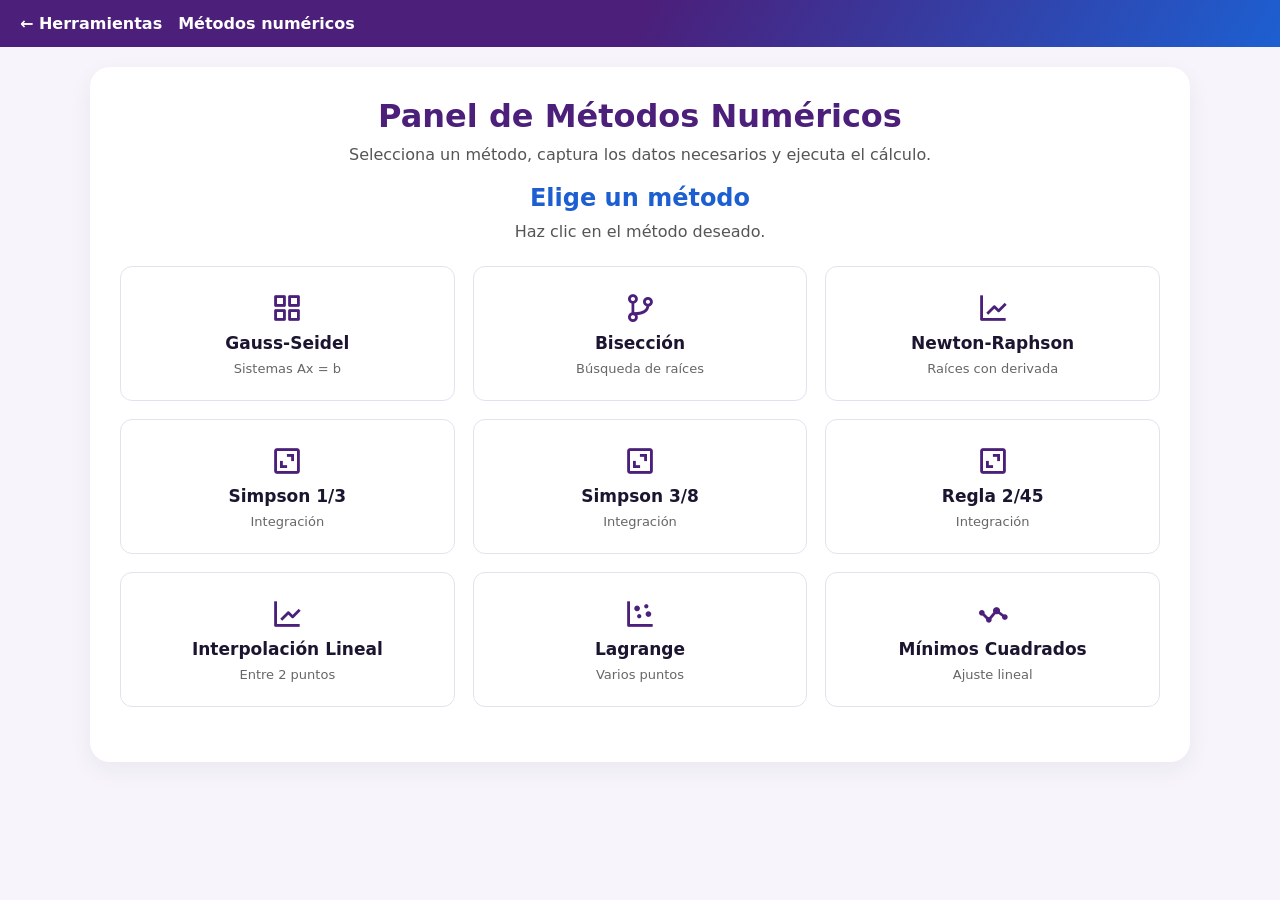
<file: herramientas/metodos.html>
<!DOCTYPE html>
<html lang="es">
<head>
  <meta charset="UTF-8">
  <meta name="viewport" content="width=device-width, initial-scale=1.0">
  <title>Métodos Numéricos</title>
  <link rel="icon" href="../icono.svg" type="image/svg+xml">
  <link rel="stylesheet" href="https://unpkg.com/boxicons@2.1.4/css/boxicons.min.css">
  <style>    * { margin: 0; padding: 0; box-sizing: border-box; font-family: Arial, sans-serif; scroll-behavior: smooth; }
    body { background-color: #f4f4f4; color: #222; }
    .navbar {
      background-color: #333; padding: 15px; text-align: center; position: fixed;
      width: 100%; top: 0; left: 0; z-index: 1000; display: flex;
      justify-content: center; gap: 22px; flex-wrap: wrap;
    }
    .navbar a { color: white; text-decoration: none; padding: 12px 16px; display: inline-block; position: relative; }
    .navbar a:hover { background-color: #555; }
    .spacer { height: 85px; }
    .container {
      text-align: center; width: min(1100px, 92%); margin: 35px auto; background-color: #fff;
      padding: 30px; border-radius: 12px; box-shadow: 0 4px 12px rgba(0,0,0,0.14);
    }
    h1 { color: #143659; margin-bottom: 10px; }
    h2 { color: #2863a8; margin: 20px 0 10px; }
    .subtitulo { color: #555; margin-bottom: 20px; }
    label { display: block; margin: 12px 0 6px; font-size: 15px; color: #444; font-weight: bold; text-align: left; }
    input, select, textarea {
      width: 100%; padding: 12px; margin: 4px 0 10px; border: 1px solid #ccc;
      border-radius: 6px; box-sizing: border-box; font-size: 15px;
    }
    textarea { min-height: 90px; resize: vertical; font-family: Consolas, monospace; }
    .btn {
      min-width: 12em; height: 3.5em; border-radius: 7px; font-size: 15px; font-family: inherit;
      border: none; position: relative; cursor: pointer; overflow: hidden; z-index: 1;
      box-shadow: 6px 6px 12px #c5c5c5, -6px -6px 12px #ffffff; transition: 0.3s ease;
      margin-top: 15px; background: white;
    }
    .btn::before {
      content: ""; width: 0; height: 3.5em; border-radius: 0; position: absolute; top: 0; left: 0;
      background-image: linear-gradient(to right, #007BFF 0%, #6361eb 100%); transition: 0.5s ease;
      display: block; z-index: -1;
    }
    .btn:hover::before { width: 100%; }
    .btn:hover { color: white; }
    .hidden { display: none; }
    .grid { display: grid; grid-template-columns: repeat(2, 1fr); gap: 16px; }
    .method-box {
      background: #f8faff; border: 1px solid #dbe7ff; border-left: 6px solid #2863a8;
      padding: 18px; border-radius: 10px; margin-top: 18px; text-align: left;
    }
    .entrada-legible {
  margin-top: 20px;
  background: #eef3ff;
  padding: 16px;
  border-radius: 10px;
  border-left: 5px solid #2863a8;
  text-align: left;
  color: #222;
}

.entrada-legible h3 {
  margin-bottom: 10px;
  color: #143659;
}

.entrada-legible code {
  background: white;
  padding: 3px 6px;
  border-radius: 5px;
}

.ecuacion-linea {
  margin: 6px 0;
  font-family: Consolas, monospace;
}
    .condiciones {
      margin: 14px 0; background: #fff3cd; padding: 14px; border-radius: 10px;
      border-left: 5px solid #e67e22; text-align: left;
    }
    .resultado {
      margin-top: 20px; background: #e8f5e9; padding: 16px; border-radius: 10px;
      border-left: 5px solid #2e7d32; text-align: left; white-space: pre-wrap;
    }
    .error {
      margin-top: 20px; background: #fdecea; padding: 16px; border-radius: 10px;
      border-left: 5px solid #c0392b; color: #8a1f11; text-align: left;
    }
    .tabla { width: 100%; border-collapse: collapse; margin-top: 15px; font-size: 14px; }
    .tabla th, .tabla td { border: 1px solid #ddd; padding: 8px; text-align: center; }
    .tabla th { background: #2863a8; color: white; }
    canvas { width: 100%; max-width: 900px; height: 360px; border: 1px solid #ddd; border-radius: 10px; margin-top: 18px; background: #fff; }
    code { background: #eef3ff; padding: 2px 5px; border-radius: 4px; }

    .options {
      display: grid;
      grid-template-columns: repeat(3, 1fr);
      gap: 18px;
      margin: 25px 0 25px;
    }
    .option {
      min-height: 135px;
      display: flex;
      flex-direction: column;
      justify-content: center;
      align-items: center;
      gap: 8px;
      background-color: #f4f4f4;
      padding: 20px;
      border-radius: 12px;
      cursor: pointer;
      box-shadow: 6px 6px 12px #c5c5c5, -6px -6px 12px #ffffff;
      transition: 0.35s ease;
      border: 2px solid transparent;
      text-align: center;
    }
    .option i {
      font-size: 34px;
      color: #2863a8;
      transition: 0.35s ease;
    }
    .option strong {
      font-size: 17px;
      color: #143659;
    }
    .option span {
      font-size: 13px;
      color: #666;
    }
    .option:hover {
      background-color: #6361eb;
      color: white;
      transform: translateY(-4px);
    }
    .option:hover i,
    .option:hover strong,
    .option:hover span {
      color: white;
    }
    .option.selected {
      background-color: #28a745;
      color: white;
      border-color: #1e7e34;
      transform: scale(1.02);
    }
    .option.selected i,
    .option.selected strong,
    .option.selected span {
      color: white;
    }

    @media(max-width: 760px) { .grid, .options { grid-template-columns: 1fr; } .navbar { gap: 5px; } .navbar a { padding: 10px; } }

    body{background:#F7F5FB;color:#1B1530;font-family:Inter,system-ui,sans-serif}
    *{font-family:Inter,system-ui,sans-serif}
    .cdu-barra{position:sticky;top:0;z-index:10;display:flex;gap:16px;align-items:center;padding:14px 20px;color:#fff;background:linear-gradient(120deg,#4B1F7A 50%,#1D5FD1)}
    .cdu-barra a{color:#fff;text-decoration:none;font-weight:700}
    h1{color:#4B1F7A} h2{color:#1D5FD1}
    .container{border-radius:20px;box-shadow:0 8px 24px rgba(27,21,48,.06);margin-top:20px}
    .btn{background:linear-gradient(135deg,#4B1F7A,#1D5FD1);color:#fff;box-shadow:none;border-radius:14px;font-weight:800}
    .btn::before{background-image:linear-gradient(135deg,#FFC93C,#FF9F1C)}
    .btn:hover{color:#1B1530}
    .option{background:#fff;box-shadow:none;border:1px solid #E6E1F0}
    .option i{color:#4B1F7A}.option strong{color:#1B1530}
    .option:hover{background:linear-gradient(135deg,#4B1F7A,#1D5FD1)}
    .option.selected{background:linear-gradient(135deg,#FFC93C,#FF9F1C);border-color:transparent}
    .option.selected i,.option.selected strong,.option.selected span{color:#1B1530}
    .method-box{border-left-color:#4B1F7A;background:#FBFAFD;border-color:#E6E1F0}
    .entrada-legible{border-left-color:#1D5FD1}
    .tabla th{background:#4B1F7A}
    .condiciones{border-left-color:#FF9F1C;background:#FFF6DA}
</style>
</head>
<body>
  <header class="cdu-barra"><a href="../index.html#/herramientas" target="_top">← Herramientas</a><b>Métodos numéricos</b></header>

  <div class="container">
    <h1>Panel de Métodos Numéricos</h1>
    <p class="subtitulo">Selecciona un método, captura los datos necesarios y ejecuta el cálculo.</p>

    <h2>Elige un método</h2>
    <p class="subtitulo">Haz clic en el método deseado.</p>

    <div class="options">
      <div class="option" onclick="seleccionarMetodo(this, 'gauss')">
        <i class='bx bx-grid-alt'></i>
        <strong>Gauss-Seidel</strong>
        <span>Sistemas Ax = b</span>
      </div>
      <div class="option" onclick="seleccionarMetodo(this, 'biseccion')">
        <i class='bx bx-git-branch'></i>
        <strong>Bisección</strong>
        <span>Búsqueda de raíces</span>
      </div>
      <div class="option" onclick="seleccionarMetodo(this, 'newton')">
        <i class='bx bx-line-chart'></i>
        <strong>Newton-Raphson</strong>
        <span>Raíces con derivada</span>
      </div>
      <div class="option" onclick="seleccionarMetodo(this, 'simpson13')">
        <i class='bx bx-area'></i>
        <strong>Simpson 1/3</strong>
        <span>Integración</span>
      </div>
      <div class="option" onclick="seleccionarMetodo(this, 'simpson38')">
        <i class='bx bx-area'></i>
        <strong>Simpson 3/8</strong>
        <span>Integración</span>
      </div>
      <div class="option" onclick="seleccionarMetodo(this, 'regla245')">
        <i class='bx bx-area'></i>
        <strong>Regla 2/45</strong>
        <span>Integración</span>
      </div>
      <div class="option" onclick="seleccionarMetodo(this, 'interpolacion')">
        <i class='bx bx-line-chart'></i>
        <strong>Interpolación Lineal</strong>
        <span>Entre 2 puntos</span>
      </div>
      <div class="option" onclick="seleccionarMetodo(this, 'lagrange')">
        <i class='bx bx-scatter-chart'></i>
        <strong>Lagrange</strong>
        <span>Varios puntos</span>
      </div>
      <div class="option" onclick="seleccionarMetodo(this, 'minimos')">
        <i class='bx bx-stats'></i>
        <strong>Mínimos Cuadrados</strong>
        <span>Ajuste lineal</span>
      </div>
    </div>

    <div id="gauss" class="method-box hidden">
      <h2>Gauss-Seidel</h2>
      <div class="condiciones"><strong>Condiciones:</strong> matriz cuadrada, diagonal principal sin ceros, tolerancia positiva y máximo de iteraciones válido. Funciona mejor con matrices diagonalmente dominantes.</div>
      <label>Matriz A (una fila por línea, valores separados por coma):</label>
      <textarea id="gsA">10,-1,2
-1,11,-1
2,-1,10</textarea>
      <label>Vector b:</label><input id="gsB" value="6,25,-11">
      <label>Vector inicial x0:</label><input id="gsX0" value="0,0,0">
      <div class="grid"><div><label>Tolerancia:</label><input id="gsTol" type="number" step="any" value="0.00001"></div><div><label>Máx. iteraciones:</label><input id="gsMax" type="number" value="50"></div></div>
      <button class="btn" onclick="resolverGauss()">Ejecutar método</button>
    </div>

    <div id="biseccion" class="method-box hidden">
      <h2>Bisección</h2>
      <div class="condiciones"><strong>Condiciones:</strong> la función debe ser continua y debe cumplirse <code>f(a)·f(b) &lt; 0</code>.</div>
      <label>Función f(x):</label><input id="biF" value="x*x - 4">
      <div class="grid"><div><label>a:</label><input id="biA" type="number" step="any" value="0"></div><div><label>b:</label><input id="biB" type="number" step="any" value="3"></div></div>
      <div class="grid"><div><label>Tolerancia:</label><input id="biTol" type="number" step="any" value="0.000001"></div><div><label>Máx. iteraciones:</label><input id="biMax" type="number" value="30"></div></div>
      <button class="btn" onclick="resolverBiseccion()">Ejecutar método</button>
    </div>

    <div id="newton" class="method-box hidden">
      <h2>Newton-Raphson</h2>
      <div class="condiciones"><strong>Condiciones:</strong> buena aproximación inicial y derivada no cercana a cero.</div>
      <label>Función f(x):</label><input id="nwF" value="x*x - 4">
      <div class="grid"><div><label>Valor inicial x0:</label><input id="nwX0" type="number" step="any" value="3"></div><div><label>Tolerancia:</label><input id="nwTol" type="number" step="any" value="0.000001"></div></div>
      <label>Máx. iteraciones:</label><input id="nwMax" type="number" value="30">
      <button class="btn" onclick="resolverNewton()">Ejecutar método</button>
    </div>

    <div id="simpson13" class="method-box hidden">
      <h2>Simpson 1/3</h2>
      <div class="condiciones"><strong>Condiciones:</strong> n debe ser par y la función debe ser continua en [a,b].</div>
      <label>Función f(x):</label><input id="s13F" value="x*x + 1">
      <div class="grid"><div><label>a:</label><input id="s13A" type="number" step="any" value="0"></div><div><label>b:</label><input id="s13B" type="number" step="any" value="2"></div></div>
      <label>Subintervalos n:</label><input id="s13N" type="number" value="10">
      <button class="btn" onclick="resolverSimpson13()">Ejecutar método</button>
    </div>

    <div id="simpson38" class="method-box hidden">
      <h2>Simpson 3/8</h2>
      <div class="condiciones"><strong>Condiciones:</strong> n debe ser múltiplo de 3 y la función debe ser continua en [a,b].</div>
      <label>Función f(x):</label><input id="s38F" value="x*x + 1">
      <div class="grid"><div><label>a:</label><input id="s38A" type="number" step="any" value="0"></div><div><label>b:</label><input id="s38B" type="number" step="any" value="2"></div></div>
      <label>Subintervalos n:</label><input id="s38N" type="number" value="12">
      <button class="btn" onclick="resolverSimpson38()">Ejecutar método</button>
    </div>

    <div id="regla245" class="method-box hidden">
      <h2>Regla 2/45</h2>
      <div class="condiciones"><strong>Condiciones:</strong> usa 5 puntos en el intervalo. h = (b-a)/4.</div>
      <label>Función f(x):</label><input id="r245F" value="x*x + 1">
      <div class="grid"><div><label>a:</label><input id="r245A" type="number" step="any" value="0"></div><div><label>b:</label><input id="r245B" type="number" step="any" value="2"></div></div>
      <button class="btn" onclick="resolverRegla245()">Ejecutar método</button>
    </div>

    <div id="interpolacion" class="method-box hidden">
      <h2>Interpolación Lineal</h2>
      <div class="condiciones"><strong>Condiciones:</strong> x1 ≠ x2 para calcular y; y1 ≠ y2 para despejar x.</div>
      <div class="grid"><div><label>x1:</label><input id="ilX1" type="number" step="any" value="1"></div><div><label>y1:</label><input id="ilY1" type="number" step="any" value="2"></div></div>
      <div class="grid"><div><label>x2:</label><input id="ilX2" type="number" step="any" value="4"></div><div><label>y2:</label><input id="ilY2" type="number" step="any" value="8"></div></div>
      <div class="grid"><div><label>Calcular y dado x:</label><input id="ilX" type="number" step="any" value="2.5"></div><div><label>Calcular x dado y:</label><input id="ilY" type="number" step="any" value="5"></div></div>
      <button class="btn" onclick="resolverInterpolacion()">Ejecutar método</button>
    </div>

    <div id="lagrange" class="method-box hidden">
      <h2>Interpolación de Lagrange</h2>
      <div class="condiciones"><strong>Condiciones:</strong> no repetir valores de x; se recomienda usar pocos puntos para evitar oscilaciones.</div>
      <label>Puntos (x,y), una pareja por línea:</label>
      <textarea id="lgDatos">1,0.1411
1.3,-0.6878
1.6,-0.9962
1.9,-0.5507
2.2,0.3115</textarea>
      <label>Evaluar en x:</label><input id="lgX" type="number" step="any" value="1.5">
      <button class="btn" onclick="resolverLagrange()">Ejecutar método</button>
    </div>

    <div id="minimos" class="method-box hidden">
      <h2>Mínimos Cuadrados</h2>
      <div class="condiciones"><strong>Condiciones:</strong> x e y deben tener la misma cantidad de datos y el denominador no debe ser cero.</div>
      <label>Valores x separados por coma:</label><input id="mcX" value="1,2,3,4">
      <label>Valores y separados por coma:</label><input id="mcY" value="2,3,5,4">
      <button class="btn" onclick="resolverMinimos()">Ejecutar método</button>
    </div>

    <div id="salida"></div>
    <canvas id="grafica" width="900" height="360" class="hidden"></canvas>
  </div>

  <script src="../js/util.js"></script>
  <script>    const metodos = ['gauss','biseccion','newton','simpson13','simpson38','regla245','interpolacion','lagrange','minimos'];
    const salida = document.getElementById('salida');
    const canvas = document.getElementById('grafica');
    const ctx = canvas.getContext('2d');

    function seleccionarMetodo(card, metodo) {
      document.querySelectorAll('.option').forEach(op => op.classList.remove('selected'));
      card.classList.add('selected');
      metodos.forEach(id => document.getElementById(id).classList.add('hidden'));
      salida.innerHTML = '';
      canvas.classList.add('hidden');
      document.getElementById(metodo).classList.remove('hidden');
      document.getElementById(metodo).scrollIntoView({ behavior: 'smooth', block: 'start' });
    }

    function toggleMetodo() {
    }

    function mostrarResultado(html) { salida.innerHTML = `<div class="resultado">${html}</div>`; }
    function mostrarError(msg) { salida.innerHTML = `<div class="error"><strong>Error:</strong> ${msg}</div>`; canvas.classList.add('hidden'); }

    function parseVector(str) {
      return str.split(',').map(v => Number(v.trim())).filter(v => !Number.isNaN(v));
    }
    function parseMatriz(str) {
      return str.trim().split('\n').map(row => parseVector(row));
    }
    function parsePuntos(str) {
      return str.trim().split('\n').map(line => {
        const [x,y] = line.split(',').map(v => Number(v.trim()));
        return {x, y};
      }).filter(p => !Number.isNaN(p.x) && !Number.isNaN(p.y));
    }

    function crearFuncion(expr) {

      return compilarFormula(expr);
    }

    function distancia(x, y) {
      return Math.max(...x.map((v, i) => Math.abs(v - y[i])));
    }
    function funcionLegible(expr) {
  let legible = expr;

  legible = legible.replace(/\*\*/g, "^");
  legible = legible.replace(/\*/g, "·");
  legible = legible.replace(/\bpi\b/gi, "π");

  legible = legible.replace(/\bsin\b/g, "sen");
  legible = legible.replace(/\bcos\b/g, "cos");
  legible = legible.replace(/\btan\b/g, "tan");
  legible = legible.replace(/\bsqrt\b/g, "√");
  legible = legible.replace(/\bexp\b/g, "e^");
  legible = legible.replace(/\blog\b/g, "ln");

  legible = legible.replace(/x\^2/g, "x²");
  legible = legible.replace(/x\^3/g, "x³");

  return legible;
}

function tipoFuncion(expr) {
  const e = expr.toLowerCase();

  let tipos = [];

  if (e.includes("sin") || e.includes("cos") || e.includes("tan")) {
    tipos.push("trigonométrica");
  }

  if (e.includes("sqrt") || e.includes("**0.5") || e.includes("^0.5")) {
    tipos.push("con raíz o radical");
  }

  if (e.includes("exp")) {
    tipos.push("exponencial");
  }

  if (e.includes("log")) {
    tipos.push("logarítmica");
  }

  if (e.includes("x*x") || e.includes("x**2") || e.includes("x^2")) {
    tipos.push("cuadrática / parábola");
  }

  if (e.includes("x**3") || e.includes("x^3")) {
    tipos.push("cúbica");
  }

  if (tipos.length === 0 && e.includes("x")) {
    tipos.push("algebraica en x");
  }

  if (tipos.length === 0) {
    tipos.push("constante o expresión numérica");
  }

  return tipos.join(", ");
}

function confirmarFuncion(expr, metodo) {
  return `
    <div class="entrada-legible">
      <h3>Datos interpretados por el programa</h3>
      <p><strong>Método:</strong> ${metodo}</p>
      <p><strong>Función ingresada:</strong> <code>${expr}</code></p>
      <p><strong>Forma legible:</strong> f(x) = <code>${funcionLegible(expr)}</code></p>
      <p><strong>Tipo aproximado:</strong> ${tipoFuncion(expr)}</p>
    </div>
  `;
}

function convertirFilaAEcuacion(fila, resultado, numFila) {
  let partes = [];

  for (let j = 0; j < fila.length; j++) {
    let coef = fila[j];

    if (coef === 0) continue;

    let signo = coef >= 0 ? "+" : "-";
    let valor = Math.abs(coef);
    let termino = `${valor}x${j + 1}`;

    if (partes.length === 0) {
      partes.push(coef < 0 ? `-${termino}` : termino);
    } else {
      partes.push(`${signo} ${termino}`);
    }
  }

  return `<div class="ecuacion-linea">E${numFila}: ${partes.join(" ")} = ${resultado}</div>`;
}

function confirmarSistema(A, b, x0, tol, maxIter) {
  let ecuaciones = "";

  for (let i = 0; i < A.length; i++) {
    ecuaciones += convertirFilaAEcuacion(A[i], b[i], i + 1);
  }

  return `
    <div class="entrada-legible">
      <h3>Datos interpretados por el programa</h3>
      <p><strong>Método:</strong> Gauss-Seidel</p>
      <p><strong>Matriz detectada:</strong> ${A.length} × ${A[0].length}</p>
      <p><strong>Vector b:</strong> [${b.join(", ")}]</p>
      <p><strong>Vector inicial x0:</strong> [${x0.join(", ")}]</p>
      <p><strong>Tolerancia:</strong> ${tol}</p>
      <p><strong>Máximo de iteraciones:</strong> ${maxIter}</p>
      <p><strong>Sistema interpretado:</strong></p>
      ${ecuaciones}
    </div>
  `;
}

function confirmarPuntos(datos, nombreMetodo) {
  let filas = datos.map((p, i) => {
    return `<div class="ecuacion-linea">P${i + 1}: (${p.x}, ${p.y})</div>`;
  }).join("");

  return `
    <div class="entrada-legible">
      <h3>Datos interpretados por el programa</h3>
      <p><strong>Método:</strong> ${nombreMetodo}</p>
      <p><strong>Cantidad de puntos:</strong> ${datos.length}</p>
      ${filas}
    </div>
  `;
}

function confirmarVectores(x, y, nombreMetodo) {
  return `
    <div class="entrada-legible">
      <h3>Datos interpretados por el programa</h3>
      <p><strong>Método:</strong> ${nombreMetodo}</p>
      <p><strong>Valores de x:</strong> [${x.join(", ")}]</p>
      <p><strong>Valores de y:</strong> [${y.join(", ")}]</p>
      <p><strong>Cantidad de datos:</strong> ${x.length}</p>
    </div>
  `;
}
function resolverGauss() {
  try {
    const A = parseMatriz(document.getElementById('gsA').value);
    const b = parseVector(document.getElementById('gsB').value);

    let x = parseVector(document.getElementById('gsX0').value);
    const x0 = [...x];

    const tol = Number(document.getElementById('gsTol').value);
    const maxIter = Number(document.getElementById('gsMax').value);
    const n = A.length;

    if (!n || A.some(row => row.length !== n)) {
      return mostrarError('La matriz A debe ser cuadrada.');
    }

    if (b.length !== n || x.length !== n) {
      return mostrarError('El vector b y x0 deben tener el mismo tamaño que A.');
    }

    if (tol <= 0 || maxIter <= 0) {
      return mostrarError('La tolerancia y las iteraciones deben ser positivas.');
    }

    for (let i = 0; i < n; i++) {
      if (Math.abs(A[i][i]) < 1e-15) {
        return mostrarError('División entre cero: hay un elemento cero en la diagonal principal.');
      }
    }

    const confirmacion = confirmarSistema(A, b, x0, tol, maxIter);

    let tabla = [];

    for (let k = 1; k <= maxIter; k++) {
      const xOld = [...x];

      for (let i = 0; i < n; i++) {
        let s1 = 0;
        let s2 = 0;

        for (let j = 0; j < i; j++) {
          s1 += A[i][j] * x[j];
        }

        for (let j = i + 1; j < n; j++) {
          s2 += A[i][j] * xOld[j];
        }

        x[i] = (b[i] - s1 - s2) / A[i][i];
      }

      tabla.push([k, ...x, distancia(x, xOld)]);

      if (distancia(x, xOld) < tol) {
        break;
      }
    }

    let html = `
      <h3>Resultado Gauss-Seidel</h3>
      <p>Solución aproximada: [${x.map(v => v.toFixed(8)).join(', ')}]</p>
    `;

    html += tablaHTML(
      ['Iter', ...x.map((_, i) => `x${i + 1}`), 'Error'],
      tabla.map(r => r.map(v => typeof v === 'number' ? v.toFixed(8) : v))
    );

    mostrarResultado(confirmacion + html);

  } catch(e) {
    mostrarError('Revisa los datos ingresados. ' + e.message);
  }
}

    function tablaHTML(headers, rows) {
      let html = '<table class="tabla"><tr>' + headers.map(h => `<th>${h}</th>`).join('') + '</tr>';
      rows.forEach(r => { html += '<tr>' + r.map(c => `<td>${c}</td>`).join('') + '</tr>'; });
      return html + '</table>';
    }

function resolverBiseccion() {
  try {
    const f = crearFuncion(document.getElementById('biF').value);

    let a = Number(document.getElementById('biA').value);
    let b = Number(document.getElementById('biB').value);

    const tol = Number(document.getElementById('biTol').value);
    const max = Number(document.getElementById('biMax').value);

    if (a >= b)
      return mostrarError('a debe ser menor que b.');

    if (tol <= 0 || max <= 0)
      return mostrarError('La tolerancia y las iteraciones deben ser positivas.');

    if (f(a) * f(b) >= 0)
      return mostrarError('No se cumple f(a)·f(b) < 0. Cambia el intervalo.');

    let tabla = [];
    let puntos = [];
    let p;

    for (let i = 1; i <= max; i++) {

      p = (a + b) / 2;

      puntos.push(p);

      tabla.push([
        i,
        p,
        f(p)
      ]);

      if (Math.abs(f(p)) < tol)
        break;

      if (f(a) * f(p) > 0)
        a = p;
      else
        b = p;
    }

    const expr = document.getElementById('biF').value;

    const confirmacion = confirmarFuncion(expr, "Bisección");

    mostrarResultado(
      confirmacion +
      `<h3>Resultado Bisección</h3>
       <p>Raíz aproximada: ${p.toFixed(10)}</p>` +
      tablaHTML(
        ['Iter', 'p', 'f(p)'],
        tabla.map(r => [
          r[0],
          r[1].toFixed(10),
          r[2].toExponential(4)
        ])
      )
    );

  } catch (e) {
    mostrarError(e.message);
  }
}

    function resolverNewton() {
      try {
        const f = crearFuncion(document.getElementById('nwF').value);
        let p0 = Number(document.getElementById('nwX0').value);
        const tol = Number(document.getElementById('nwTol').value), max = Number(document.getElementById('nwMax').value);
        if (tol <= 0 || max <= 0) return mostrarError('La tolerancia y las iteraciones deben ser positivas.');
        const h = 1e-5;
        const fp = x => (f(x+h)-f(x-h))/(2*h);
        let tabla = [], puntos = [p0], p = p0;
        for (let i=1; i<=max; i++) {
          const der = fp(p0);
          if (Math.abs(der) < 1e-12) return mostrarError('La derivada es cero o muy cercana a cero.');
          p = p0 - f(p0)/der;
          puntos.push(p); tabla.push([i, p, f(p)]);
          if (Math.abs(p-p0) < tol) break;
          p0 = p;
        }
        const expr = document.getElementById('nwF').value;
const confirmacion = confirmarFuncion(expr, "Newton-Raphson");

mostrarResultado(
  confirmacion +
  `<h3>Resultado Newton-Raphson</h3>
   <p>Raíz aproximada: ${p.toFixed(10)}</p>` +
  tablaHTML(['Iter','p','f(p)'], tabla.map(r => [r[0], r[1].toFixed(10), r[2].toExponential(4)]))
);
        dibujarFuncion(f, Math.min(...puntos)-2, Math.max(...puntos)+2, puntos, 'Newton-Raphson');
      } catch(e) { mostrarError('Función o datos inválidos. ' + e.message); }
    }

function resolverSimpson13() {
  try {
    const f = crearFuncion(document.getElementById('s13F').value);

    const a = Number(document.getElementById('s13A').value);
    const b = Number(document.getElementById('s13B').value);
    const n = Number(document.getElementById('s13N').value);

    if (a >= b) {
      return mostrarError('a debe ser menor que b.');
    }

    if (n <= 0 || n % 2 !== 0) {
      return mostrarError('Para Simpson 1/3, n debe ser positivo y par.');
    }

    const h = (b - a) / n;

    let suma = f(a) + f(b);
    let puntos = [a, b];

    for (let i = 1; i < n; i++) {
      const x = a + i * h;
      puntos.push(x);

      suma += (i % 2 === 0 ? 2 : 4) * f(x);
    }

    const res = (h / 3) * suma;

    const expr = document.getElementById('s13F').value;
    const confirmacion = confirmarFuncion(expr, "Simpson 1/3");

    mostrarResultado(
      confirmacion +
      `<h3>Resultado Simpson 1/3</h3>
       <p>h = ${h.toFixed(8)}</p>
       <p>Integral aproximada = <strong>${res.toFixed(10)}</strong></p>`
    );
    dibujarArea(f, a, b, puntos, 'simpson');
  } catch (error) {
    mostrarError("Error en el cálculo: " + error.message);
  }
}

    function resolverSimpson38() {
      try {
        const f = crearFuncion(document.getElementById('s38F').value);
        const a = Number(document.getElementById('s38A').value), b = Number(document.getElementById('s38B').value);
        const n = Number(document.getElementById('s38N').value);
        if (a >= b) return mostrarError('a debe ser menor que b.');
        if (n <= 0 || n % 3 !== 0) return mostrarError('Para Simpson 3/8, n debe ser positivo y múltiplo de 3.');
        const h = (b-a)/n; let suma = f(a)+f(b); let puntos = [a,b];
        for (let i=1; i<n; i++) { const x = a+i*h; puntos.push(x); suma += (i%3===0 ? 2 : 3)*f(x); }
        const res = (3*h/8)*suma;
const expr = document.getElementById('s38F').value;
const confirmacion = confirmarFuncion(expr, "Simpson 3/8");

mostrarResultado(
  confirmacion +
  `<h3>Resultado Simpson 3/8</h3>
   <p>h = ${h.toFixed(8)}</p>
   <p>Integral aproximada = <strong>${res.toFixed(10)}</strong></p>`
);
dibujarArea(f, a, b, puntos, ' Regla de 3/8');
      } catch(e) { mostrarError('Función o datos inválidos. ' + e.message); }
    }

    function resolverRegla245() {
      try {
        const f = crearFuncion(document.getElementById('r245F').value);
        const a = Number(document.getElementById('r245A').value), b = Number(document.getElementById('r245B').value);
        if (a >= b) return mostrarError('a debe ser menor que b.');
        const h = (b-a)/4, coef = [7,32,12,32,7];
        const xs = [0,1,2,3,4].map(i => a+i*h);
        let suma = 0; xs.forEach((x,i) => suma += coef[i]*f(x));
        const res = (2*h/45)*suma;
const expr = document.getElementById('r245F').value;
const confirmacion = confirmarFuncion(expr, "Regla 2/45");

mostrarResultado(
  confirmacion +
  `<h3>Resultado Regla 2/45</h3>
   <p>h = ${h.toFixed(8)}</p>
   <p>Puntos: ${xs.map(v=>v.toFixed(4)).join(', ')}</p>
   <p>Integral aproximada = <strong>${res.toFixed(10)}</strong></p>`
);
dibujarArea(f, a, b, xs, "Regla 2/45");
      } catch(e) { mostrarError('Función o datos inválidos. ' + e.message); }
    }

    function resolverInterpolacion() {
      const x1 = Number(document.getElementById('ilX1').value), y1 = Number(document.getElementById('ilY1').value);
      const x2 = Number(document.getElementById('ilX2').value), y2 = Number(document.getElementById('ilY2').value);
      const x = Number(document.getElementById('ilX').value), y = Number(document.getElementById('ilY').value);
      if (x1 === x2) return mostrarError('No se puede calcular y: x1 y x2 no deben ser iguales.');
      let yCalc = y1 + (x-x1)*(y2-y1)/(x2-x1);
      let xCalc = 'No calculable';
      if (y2 !== y1) xCalc = (x1 + (y-y1)*(x2-x1)/(y2-y1)).toFixed(8);
      mostrarResultado(`<h3>Resultado Interpolación Lineal</h3><p>Dado x = ${x}, y ≈ <strong>${yCalc.toFixed(8)}</strong></p><p>Dado y = ${y}, x ≈ <strong>${xCalc}</strong></p>`);
      dibujarPuntosRecta([{x:x1,y:y1},{x:x2,y:y2},{x:x,y:yCalc}], 'Interpolación Lineal');
    }

    function resolverLagrange() {
      try {
        const datos = parsePuntos(document.getElementById('lgDatos').value);
        const X = Number(document.getElementById('lgX').value);
        if (datos.length < 2) return mostrarError('Ingresa al menos dos puntos.');
        const xs = datos.map(p => p.x);
        if (new Set(xs).size !== xs.length) return mostrarError('No deben repetirse valores de x.');
        const confirmacion = confirmarPuntos(datos, "Interpolación de Lagrange");
        function P(X) {
          let lag = 0;
          for (let k=0; k<datos.length; k++) {
            let L = 1;
            for (let i=0; i<datos.length; i++) if (i !== k) L *= (X-datos[i].x)/(datos[k].x-datos[i].x);
            lag += datos[k].y * L;
          }
          return lag;
        }
        const res = P(X);
        mostrarResultado(
  confirmacion +
  `<h3>Resultado Lagrange</h3>
   <p>P(${X}) ≈ <strong>${res.toFixed(10)}</strong></p>`
);
        dibujarLagrange(P, datos, X, res);
      } catch(e) { mostrarError('Revisa los puntos ingresados. ' + e.message); }
    }

    function resolverMinimos() {
      const x = parseVector(document.getElementById('mcX').value);
      const y = parseVector(document.getElementById('mcY').value);
      if (x.length !== y.length || x.length < 2) return mostrarError('x e y deben tener la misma cantidad de datos y al menos 2 puntos.');
      const confirmacion = confirmarVectores(x, y, "Mínimos Cuadrados");
      const n = x.length, sx = x.reduce((a,b)=>a+b,0), sy = y.reduce((a,b)=>a+b,0);
      const sxy = x.reduce((acc,xi,i)=>acc+xi*y[i],0), sx2 = x.reduce((acc,xi)=>acc+xi*xi,0);
      const den = n*sx2 - sx*sx;
      if (Math.abs(den) < 1e-12) return mostrarError('El denominador es cero; no se puede ajustar la recta.');
      const m = (n*sxy - sx*sy)/den, b = (sy - m*sx)/n;
      mostrarResultado(
  confirmacion +
  `<h3>Resultado Mínimos Cuadrados</h3>
   <p>m = ${m.toFixed(8)}</p>
   <p>b = ${b.toFixed(8)}</p>
   <p>Recta ajustada: <strong>y = ${m.toFixed(6)}x + ${b.toFixed(6)}</strong></p>`
);
      dibujarRegresion(x.map((xi,i)=>({x:xi,y:y[i]})), m, b);
    }

    function limpiarCanvas() { ctx.clearRect(0,0,canvas.width,canvas.height); canvas.classList.remove('hidden'); }
    function mapear(puntos, margin=45) {
      const xs = puntos.map(p=>p.x), ys = puntos.map(p=>p.y);
      let minX = Math.min(...xs), maxX = Math.max(...xs), minY = Math.min(...ys), maxY = Math.max(...ys);
      if (minX === maxX) { minX -= 1; maxX += 1; }
      if (minY === maxY) { minY -= 1; maxY += 1; }
      const sx = x => margin + (x-minX)/(maxX-minX)*(canvas.width-2*margin);
      const sy = y => canvas.height-margin - (y-minY)/(maxY-minY)*(canvas.height-2*margin);
      return {sx, sy, minX, maxX, minY, maxY};
    }
    function ejes(m) {
      ctx.strokeStyle = '#ddd'; ctx.lineWidth = 1;
      ctx.beginPath(); ctx.moveTo(45, canvas.height-45); ctx.lineTo(canvas.width-25, canvas.height-45); ctx.stroke();
      ctx.beginPath(); ctx.moveTo(45, 25); ctx.lineTo(45, canvas.height-45); ctx.stroke();
      ctx.fillStyle = '#333'; ctx.font = '14px Arial';
    }
    function dibujarFuncion(f, a, b, puntosX, titulo) {
      limpiarCanvas();
      let pts=[]; for(let i=0;i<=250;i++){let x=a+(b-a)*i/250; let y=f(x); if(Number.isFinite(y)) pts.push({x,y});}
      puntosX.forEach(x=>{ const y=f(x); if(Number.isFinite(y)) pts.push({x,y}); });
      const m = mapear(pts); ejes(m);
      ctx.strokeStyle = '#111'; ctx.lineWidth = 2; ctx.beginPath();
      pts.slice(0,251).forEach((p,i)=> i?ctx.lineTo(m.sx(p.x),m.sy(p.y)):ctx.moveTo(m.sx(p.x),m.sy(p.y))); ctx.stroke();
      ctx.fillStyle = '#e74c3c'; puntosX.forEach(x=>{ const y=f(x); ctx.beginPath(); ctx.arc(m.sx(x),m.sy(y),4,0,Math.PI*2); ctx.fill(); });
      ctx.fillStyle = '#143659'; ctx.font = '18px Arial'; ctx.fillText(titulo, 55, 28);
    }
    function dibujarArea(f, a, b, puntosX, titulo) {
      limpiarCanvas();
      let pts=[]; for(let i=0;i<=250;i++){let x=a+(b-a)*i/250; let y=f(x); if(Number.isFinite(y)) pts.push({x,y});}
      const all = [...pts, ...puntosX.map(x=>({x,y:f(x)})), {x:a,y:0},{x:b,y:0}];
      const m = mapear(all); ejes(m);
      ctx.fillStyle = 'rgba(80, 180, 230, 0.35)'; ctx.beginPath(); ctx.moveTo(m.sx(a), m.sy(0));
      pts.forEach(p=>ctx.lineTo(m.sx(p.x), m.sy(p.y))); ctx.lineTo(m.sx(b), m.sy(0)); ctx.closePath(); ctx.fill();
      ctx.strokeStyle = '#111'; ctx.lineWidth = 2; ctx.beginPath(); pts.forEach((p,i)=> i?ctx.lineTo(m.sx(p.x),m.sy(p.y)):ctx.moveTo(m.sx(p.x),m.sy(p.y))); ctx.stroke();
      ctx.fillStyle = '#e74c3c'; puntosX.forEach(x=>{ const y=f(x); ctx.beginPath(); ctx.arc(m.sx(x),m.sy(y),4,0,Math.PI*2); ctx.fill(); });
      ctx.fillStyle = '#143659'; ctx.font = '18px Arial'; ctx.fillText(titulo, 55, 28);
    }
    function dibujarPuntosRecta(datos, titulo) {
      limpiarCanvas(); const m = mapear(datos); ejes(m);
      ctx.strokeStyle = '#2863a8'; ctx.lineWidth = 2; ctx.beginPath(); datos.slice(0,2).forEach((p,i)=> i?ctx.lineTo(m.sx(p.x),m.sy(p.y)):ctx.moveTo(m.sx(p.x),m.sy(p.y))); ctx.stroke();
      ctx.fillStyle = '#e74c3c'; datos.forEach(p=>{ ctx.beginPath(); ctx.arc(m.sx(p.x),m.sy(p.y),5,0,Math.PI*2); ctx.fill(); });
      ctx.fillStyle = '#143659'; ctx.font = '18px Arial'; ctx.fillText(titulo, 55, 28);
    }
    function dibujarLagrange(P, datos, X, Y) {
      limpiarCanvas(); const minX=Math.min(...datos.map(p=>p.x)), maxX=Math.max(...datos.map(p=>p.x));
      let pts=[]; for(let i=0;i<=250;i++){let x=minX+(maxX-minX)*i/250; pts.push({x,y:P(x)});} pts.push(...datos,{x:X,y:Y});
      const m=mapear(pts); ejes(m);
      ctx.strokeStyle='#2863a8'; ctx.lineWidth=2; ctx.beginPath(); pts.slice(0,251).forEach((p,i)=>i?ctx.lineTo(m.sx(p.x),m.sy(p.y)):ctx.moveTo(m.sx(p.x),m.sy(p.y))); ctx.stroke();
      ctx.fillStyle='#e74c3c'; datos.forEach(p=>{ctx.beginPath();ctx.arc(m.sx(p.x),m.sy(p.y),5,0,Math.PI*2);ctx.fill();});
      ctx.fillStyle='#2e7d32'; ctx.beginPath(); ctx.arc(m.sx(X),m.sy(Y),6,0,Math.PI*2); ctx.fill();
      ctx.fillStyle='#143659'; ctx.font='18px Arial'; ctx.fillText('Interpolación de Lagrange',55,28);
    }
    function dibujarRegresion(datos, mRecta, bRecta) {
      limpiarCanvas(); const minX=Math.min(...datos.map(p=>p.x)), maxX=Math.max(...datos.map(p=>p.x));
      const linea=[{x:minX,y:mRecta*minX+bRecta},{x:maxX,y:mRecta*maxX+bRecta}]; const m=mapear([...datos,...linea]); ejes(m);
      ctx.strokeStyle='#2863a8'; ctx.lineWidth=2; ctx.beginPath(); linea.forEach((p,i)=>i?ctx.lineTo(m.sx(p.x),m.sy(p.y)):ctx.moveTo(m.sx(p.x),m.sy(p.y))); ctx.stroke();
      ctx.fillStyle='#e74c3c'; datos.forEach(p=>{ctx.beginPath();ctx.arc(m.sx(p.x),m.sy(p.y),5,0,Math.PI*2);ctx.fill();});
      ctx.fillStyle='#143659'; ctx.font='18px Arial'; ctx.fillText('Mínimos Cuadrados',55,28);
    }
</script>
</body>
</html>
</file>
<file: css/estilos.css>
:root{
  --morado:#4B1F7A; --azul:#1D5FD1; --amarillo:#FFC93C; --naranja:#FF9F1C;
  --fondo:#F7F5FB; --tarjeta:#FFFFFF; --tinta:#1B1530; --gris:#5E5873; --linea:#E6E1F0; --suave:#F3EFFA;
  --moradoTxt:#4B1F7A; --azulTxt:#174EAD; --okBg:#DCF5E3; --okTxt:#14632F; --malBg:#FEE2E2; --malTxt:#991B1B;
  --avisoBg:#FFF6DA; --avisoTxt:#5C4300;
  --g-accion:#FFC93C;
  --g-marca:#4B1F7A;
  --g-banda:linear-gradient(120deg,#4B1F7A 50%,#2B3FA8 80%,#1D5FD1);
  --radio:18px; --sombra:0 8px 24px rgba(27,21,48,.06);
}
:root[data-tema=oscuro]{
  --fondo:#141020; --tarjeta:#1F1830; --tinta:#F3EFFA; --gris:#B9B0CF; --linea:#352B4D; --suave:#2A2140;
  --moradoTxt:#CDB4F5; --azulTxt:#93C5FD; --okBg:#143322; --okTxt:#86EFAC; --malBg:#3B1717; --malTxt:#FCA5A5;
  --avisoBg:#33290F; --avisoTxt:#FDE68A; --sombra:none;
}
*{box-sizing:border-box;min-width:0}
html,body{margin:0}
body{background:var(--fondo);color:var(--tinta);font:16px/1.5 Inter,system-ui,-apple-system,"Segoe UI",sans-serif;overflow-x:clip}
h1,h2,h3{font-family:Sora,Inter,sans-serif;margin:0;line-height:1.15;text-wrap:balance}
h1{font-size:26px}h2{font-size:19px}h3{font-size:16px}
a{color:var(--azulTxt)}
button,input,select,textarea{font:inherit;color:inherit}
button{cursor:pointer}
:focus-visible{outline:3px solid var(--amarillo);outline-offset:2px}
.oculto{position:absolute!important;left:-9999px}
sup,sub{font-size:.62em}

.shell{display:flex;min-height:100vh}
.lado{display:none}
.principal{flex:1;display:flex;flex-direction:column;min-height:100vh;padding-bottom:84px}
.barra{position:sticky;top:0;z-index:20;background:var(--g-banda);color:#fff;display:flex;align-items:center;gap:10px;padding:10px 14px;min-height:60px}
.barra .titulo{flex:1;font-family:Sora,sans-serif;font-weight:800;font-size:19px;display:flex;align-items:center;gap:8px;overflow:hidden;white-space:nowrap;text-overflow:ellipsis}
.barra .icono-btn{color:#fff}
.chip-ramitas{display:inline-flex;align-items:center;gap:6px;background:var(--g-accion);color:#1B1530;font-weight:800;font-size:14px;padding:8px 12px;border-radius:999px;text-decoration:none;white-space:nowrap}
.campana{position:relative}
.campana .punto{position:absolute;top:6px;right:6px;min-width:18px;height:18px;border-radius:999px;background:var(--naranja);color:#1B1530;font-size:11px;font-weight:800;display:grid;place-items:center;padding:0 4px}
main#vista{flex:1;width:100%;max-width:880px;margin:0 auto;padding:16px}
.abajo{position:fixed;left:0;right:0;bottom:0;z-index:30;display:grid;grid-template-columns:repeat(5,minmax(0,1fr));background:var(--tarjeta);border-top:1px solid var(--linea);padding:4px 4px calc(8px + env(safe-area-inset-bottom))}
.abajo a,.lado nav a{display:flex;flex-direction:column;align-items:center;justify-content:center;gap:2px;min-height:54px;text-decoration:none;color:var(--gris);font-size:11px;font-weight:600;border-radius:14px}
.abajo a.activo,.lado nav a.activo{color:var(--moradoTxt);font-weight:800}
.abajo a.activo svg{stroke:var(--moradoTxt)}
@media(min-width:900px){
  .lado{display:flex;flex-direction:column;gap:6px;width:250px;flex:none;position:sticky;top:0;height:100vh;padding:18px 14px;background:var(--tarjeta);border-right:1px solid var(--linea);overflow-y:auto}
  .lado .marca{display:flex;align-items:center;justify-content:space-between;gap:6px;font-family:Sora,sans-serif;font-weight:800;font-size:19px;padding:4px 0 14px 8px}
  .lado{transition:width .2s}
  .lado.contraido{width:76px;padding:18px 10px}
  .lado.contraido .txt{display:none}
  .lado.contraido .marca{flex-direction:column;padding:4px 0 14px;gap:8px}
  .lado.contraido nav a{justify-content:center;padding:0}
  .lado nav{display:flex;flex-direction:column;gap:2px}
  .lado nav a{flex-direction:row;justify-content:flex-start;gap:12px;font-size:15px;padding:0 14px;min-height:46px}
  .lado nav a.activo{background:var(--suave)}
  .abajo{display:none}
  .lado-movil{display:none!important}
  .lado-movil-txt{display:none}
  .principal{padding-bottom:0}
  main#vista{padding:24px}
}

.tarjeta{background:var(--tarjeta);border:1px solid var(--linea);border-radius:var(--radio);padding:16px;box-shadow:var(--sombra)}
.pila{display:flex;flex-direction:column;gap:14px}
.fila{display:flex;flex-wrap:wrap;gap:8px;align-items:center}
.entre{display:flex;justify-content:space-between;align-items:center;gap:10px}
.rejilla2{display:grid;grid-template-columns:repeat(2,minmax(0,1fr));gap:10px}
.rejilla3{display:grid;grid-template-columns:repeat(3,minmax(0,1fr));gap:8px}
.rejilla4{display:grid;grid-template-columns:repeat(4,minmax(0,1fr));gap:8px}
.auto{display:grid;grid-template-columns:repeat(auto-fill,minmax(240px,1fr));gap:12px}
@media(max-width:520px){.rejilla4{grid-template-columns:repeat(2,minmax(0,1fr))}}
.gris{color:var(--gris)}.peq{font-size:13px}.mini{font-size:12px}
.etiqueta{font-size:11px;font-weight:800;letter-spacing:.05em;text-transform:uppercase}
.seccion{display:flex;justify-content:space-between;align-items:baseline;gap:10px;margin:8px 0 -4px}
.vacio{text-align:center;color:var(--gris);padding:28px 12px}

.btn,.btn2,.btn3,.btn-peligro{display:inline-flex;align-items:center;justify-content:center;gap:8px;min-height:46px;padding:0 18px;border-radius:14px;font-weight:800;font-size:15px;text-decoration:none;border:0}
.btn{background:#FFC93C;color:#1B1530}
.btn2{background:#4B1F7A;color:#fff}
.btn3{background:var(--tarjeta);color:var(--moradoTxt);border:1px solid var(--linea)}
.btn-peligro{background:var(--tarjeta);color:var(--malTxt);border:1px solid var(--malTxt)}
.btn:hover{background:#F5BB22}.btn2:hover{background:#5A2A8E}
.btn[disabled],.btn2[disabled]{opacity:.45;cursor:not-allowed;filter:none}
.ancho{width:100%}
.icono-btn{width:44px;height:44px;border:0;background:transparent;border-radius:12px;display:inline-grid;place-items:center;color:var(--tinta);text-decoration:none}
.pastilla{min-height:40px;padding:0 14px;border-radius:999px;border:1px solid var(--linea);background:var(--tarjeta);font-weight:600;font-size:14px;white-space:nowrap}
.pastilla.on{background:#4B1F7A;border-color:#4B1F7A;color:#fff}
.pestanas{display:flex;gap:6px;overflow-x:auto;padding-bottom:2px}
.pestanas>*{flex:none}
.insignia{display:inline-block;font-size:12px;font-weight:700;padding:4px 10px;border-radius:999px;white-space:nowrap}
.i-morado{background:var(--suave);color:var(--moradoTxt)}.i-azul{background:#DCE8FB;color:#174EAD}.i-amarillo{background:#FFF6DA;color:#6B4700}.i-verde{background:var(--okBg);color:var(--okTxt)}.i-rojo{background:var(--malBg);color:var(--malTxt)}.i-naranja{background:#FFEDD5;color:#9A3412}
:root[data-tema=oscuro] .i-azul{background:#16264A;color:#93C5FD}:root[data-tema=oscuro] .i-amarillo{background:#33290F;color:#FDE68A}:root[data-tema=oscuro] .i-naranja{background:#3A2410;color:#FDBA74}

label.campo{display:block;font-weight:700;font-size:14px;margin:4px 0 6px}
input:not([type]),input[type=url],input[type=text],input[type=email],input[type=tel],input[type=password],input[type=number],input[type=date],input[type=time],input[type=search],select,textarea{width:100%;font-size:16px;background:var(--tarjeta);border:1px solid var(--linea);border-radius:12px;padding:12px 14px}
textarea{resize:vertical;min-height:80px}
.avatar{width:42px;height:42px;border-radius:50%;flex:none;display:grid;place-items:center;font-weight:800;color:#174EAD;background:#DCE8FB;text-decoration:none}
.avatar.g{width:84px;height:84px;font-size:30px}
.marco{padding:4px;border-radius:50%;display:inline-block}
.barra-prog{height:8px;border-radius:999px;background:var(--suave);overflow:hidden}
.barra-prog>span{display:block;height:100%;border-radius:999px;background:var(--g-marca)}
.barra-prog.am>span{background:var(--g-accion)}

.post .cab{display:flex;align-items:center;gap:10px}
.post .cab .quien{flex:1}
.post .cab b{font-size:15px}
.post .texto{margin:10px 0;white-space:pre-wrap;overflow-wrap:anywhere}
.post .acciones{display:flex;gap:8px;flex-wrap:wrap}
.reaccion{min-height:40px;padding:0 12px;border:1px solid var(--linea);background:var(--tarjeta);border-radius:999px;font-size:13px;font-weight:600}
.reaccion.on{background:var(--suave);color:var(--moradoTxt);border-color:transparent}
.coment{display:flex;gap:8px;padding:8px 0;border-top:1px solid var(--linea);font-size:14px}

.velo{position:fixed;inset:0;z-index:60;background:rgba(27,21,48,.5);display:flex;align-items:flex-end;justify-content:center}
.hoja{width:100%;max-width:560px;max-height:88vh;overflow-y:auto;background:var(--tarjeta);border-radius:24px 24px 0 0;padding:10px 18px calc(22px + env(safe-area-inset-bottom))}
.hoja .asa{width:42px;height:5px;border-radius:999px;background:var(--linea);margin:0 auto 10px}
@media(min-width:900px){.velo{align-items:center}.hoja{border-radius:24px}}
.toast{position:fixed;left:50%;bottom:100px;transform:translateX(-50%);z-index:80;background:#1B1530;color:#fff;padding:12px 18px;border-radius:14px;font-weight:600;font-size:14px;max-width:92vw;box-shadow:0 10px 30px rgba(0,0,0,.25)}
@media(prefers-reduced-motion:no-preference){.toast{animation:sube .25s ease}.aparece{animation:aparece .25s ease}@keyframes sube{from{opacity:0;transform:translate(-50%,10px)}}@keyframes aparece{from{opacity:.4;transform:scale(.98)}}}

.problema{background:linear-gradient(150deg,#4B1F7A,#3A2A8F 60%,#1D5FD1);color:#fff;border-radius:24px;padding:20px clamp(14px,4vw,28px) 22px;position:relative;overflow:hidden}
.expr{background:#fff;color:#1B1530;border-radius:18px;padding:20px 14px;text-align:center;font-family:Sora,sans-serif;font-weight:600;font-size:clamp(21px,5.4vw,32px);line-height:1.5;overflow-x:auto}
.fr{display:inline-flex;flex-direction:column;vertical-align:middle;text-align:center;font-size:.78em;line-height:1.15;margin:0 .12em}
.fr>span:first-child{border-bottom:2px solid currentColor;padding:0 .15em}
.opciones{display:grid;grid-template-columns:repeat(2,minmax(0,1fr));gap:10px;margin-top:14px}
@media(max-width:600px){.opciones{grid-template-columns:1fr}}
.opcion{display:flex;gap:12px;align-items:center;text-align:left;min-height:60px;padding:10px 14px;border-radius:16px;border:2px solid rgba(255,255,255,.28);background:rgba(255,255,255,.1);color:#fff;font-size:17px;font-weight:600}
.opcion .l{flex:none;width:30px;height:30px;border-radius:9px;background:rgba(255,255,255,.2);display:grid;place-items:center;font-size:13px;font-weight:800}
.opcion.ok{background:#DCF5E3;color:#14632F;border-color:#4ADE80}.opcion.ok .l{background:#15803D;color:#fff}
.opcion.mal{background:#FEE2E2;color:#991B1B;border-color:#F87171}.opcion.mal .l{background:#B91C1C;color:#fff}
.explica{margin-top:12px;border-radius:16px;padding:12px 14px;background:#fff;color:#1B1530;font-size:15px}
.explica b{display:block;margin-bottom:2px}
.progreso{display:grid;grid-template-columns:repeat(5,minmax(0,1fr));gap:5px;margin-top:10px}
.progreso span{height:7px;border-radius:999px;background:rgba(255,255,255,.22)}
.progreso .b{background:#4ADE80}.progreso .m{background:#F87171}.progreso .a{background:var(--amarillo)}
.tiempo{height:5px;border-radius:999px;background:rgba(255,255,255,.2);overflow:hidden;margin-top:10px}
.tiempo span{display:block;height:100%;background:var(--amarillo);transition:width 1s linear}
.dia-racha{width:36px;height:36px;border-radius:50%;display:grid;place-items:center;border:2px solid var(--linea);margin:0 auto}
.dia-racha.si{background:var(--g-accion);border-color:transparent}
.juego-tile{text-align:left;min-height:104px;border-radius:18px;border:1px solid var(--linea);background:var(--tarjeta);padding:12px;display:flex;flex-direction:column;gap:6px;text-decoration:none;color:var(--tinta)}
.juego-tile .ico{width:38px;height:38px;border-radius:11px;display:grid;place-items:center}
.wordle{display:grid;grid-template-rows:repeat(6,1fr);gap:6px;max-width:310px;margin:0 auto}
.wordle .r{display:grid;grid-template-columns:repeat(5,1fr);gap:6px}
.wordle .c{aspect-ratio:1;border:2px solid var(--linea);border-radius:10px;display:grid;place-items:center;font-family:Sora,sans-serif;font-weight:800;font-size:22px;text-transform:uppercase;background:var(--tarjeta)}
.wordle .c.v{background:#15803D;color:#fff;border-color:#15803D}
.wordle .c.a{background:#E0A100;color:#1B1530;border-color:#E0A100}
.wordle .c.g{background:#6B6480;color:#fff;border-color:#6B6480}
.teclado{display:flex;flex-direction:column;gap:6px;margin-top:14px}
.teclado .r{display:flex;gap:4px;justify-content:center}
.teclado button{min-width:28px;flex:1;max-width:44px;height:50px;border:0;border-radius:8px;background:var(--suave);font-weight:800;font-size:14px}
.teclado button.ancha{max-width:70px;font-size:12px}
.teclado button.v{background:#15803D;color:#fff}.teclado button.a{background:#E0A100}.teclado button.g{background:#6B6480;color:#fff}
.marco-juego{width:100%;height:min(78vh,760px);border:0;border-radius:18px;background:#000}

.mesa{background:radial-gradient(circle at center,#5B3A99,#3A1F6B);border-radius:22px;min-height:200px;display:flex;align-items:center;justify-content:center;gap:18px;padding:20px;border:4px solid #2E1757}
.carta,.reverso{width:100px;height:140px;border-radius:14px;box-shadow:0 12px 24px rgba(0,0,0,.3)}
.carta{background:#fff;color:#1B1530;display:flex;flex-direction:column;justify-content:space-between;padding:10px;font-weight:900}
.carta.roja{color:#D7263D}.carta .c{font-size:44px;text-align:center}
.reverso{background:repeating-linear-gradient(45deg,#FFC93C 0 8px,#FF9F1C 8px 16px);border:5px solid #fff}

.tabla{overflow-x:auto}
table{width:100%;border-collapse:collapse;font-size:14px}
th{text-align:left;font-size:12px;color:var(--gris);padding:8px;border-bottom:1px solid var(--linea);white-space:nowrap}
td{padding:9px 8px;border-bottom:1px solid var(--linea);vertical-align:middle}
td.num,th.num{text-align:right;white-space:nowrap}

.lienzo{position:relative;height:min(62vh,520px);border-radius:18px;overflow:hidden;border:1px solid var(--linea);background:var(--tarjeta);touch-action:none}
.lienzo canvas{position:absolute;inset:0;width:100%;height:100%}
.lienzo .coord{position:absolute;left:10px;top:10px;background:var(--tarjeta);border:1px solid var(--linea);border-radius:10px;padding:4px 8px;font-size:12px;font-family:Sora,sans-serif}
.fn-fila{display:flex;align-items:center;gap:8px}
.fn-fila .color{width:14px;height:14px;border-radius:50%;flex:none}

.mapa{position:relative;border-radius:18px;overflow-x:auto;overflow-y:hidden;background:#E3F0CF;border:1px solid var(--linea)}
.mapa g[role=button]:focus{outline:none}.mapa g[role=button]:focus-visible path,.mapa g[role=button]:focus-visible ellipse{stroke:#FFC93C;stroke-width:6}
.mapa .ed{position:absolute;border:1px solid var(--linea);border-radius:10px;display:grid;place-items:center;font-size:12px;font-weight:800;color:#1B1530;text-align:center;padding:2px}
.mapa .ed.on{outline:3px solid var(--naranja)}

.vinilo{width:60px;height:60px;border-radius:50%;flex:none;position:relative;display:grid;place-items:center;
  background:radial-gradient(circle,#111 0 30%,transparent 31%),repeating-radial-gradient(circle,#1a1a1a 0 2px,#2b2b2b 2px 3px);box-shadow:0 0 0 2px #2b2b2b,inset 0 0 0 1px #000}
.vinilo::after{content:"";position:absolute;inset:0;border-radius:50%;background:conic-gradient(from 30deg,transparent 0 40deg,rgba(255,255,255,.14) 50deg,transparent 70deg 210deg,rgba(255,255,255,.1) 230deg,transparent 250deg)}
.etiqueta-disco{width:24px;height:24px;border-radius:50%;background:#FFC93C;position:relative;z-index:1;box-shadow:0 0 0 2px #111}
.etiqueta-disco::after{content:"";position:absolute;left:50%;top:50%;width:4px;height:4px;margin:-2px 0 0 -2px;border-radius:50%;background:#111}
.vinilo.girando{animation:girar 2.2s linear infinite}
@keyframes girar{to{transform:rotate(360deg)}}
@media (prefers-reduced-motion:reduce){.vinilo.girando{animation-duration:8s}}

.mini-repro{position:fixed;left:8px;right:8px;bottom:calc(70px + env(safe-area-inset-bottom));z-index:29;display:flex;align-items:center;gap:6px;background:#1B1530;color:#fff;border-radius:16px;padding:8px 8px 8px 10px;box-shadow:0 8px 24px rgba(27,21,48,.3)}
.mini-repro .icono-btn{color:#fff}
.mini-repro .mini-btn{background:#FFC93C;color:#1B1530;border-radius:50%}
.vinilo.chico{width:40px;height:40px}.vinilo.chico .etiqueta-disco{width:16px;height:16px}
.principal:has(.mini-repro){padding-bottom:150px}
@media (min-width:900px){.mini-repro{left:auto;right:20px;bottom:20px;width:400px}.principal:has(.mini-repro){padding-bottom:90px}}

.corcho{position:relative;border-radius:18px;border:8px solid #8A5A2B;box-shadow:inset 0 0 24px rgba(0,0,0,.25);overflow:hidden;display:flex;
  background-color:#C9965B;background-image:radial-gradient(rgba(90,55,20,.35) 1px,transparent 1.5px),radial-gradient(rgba(255,235,200,.25) 1px,transparent 1.5px);background-size:9px 9px,13px 13px;background-position:0 0,4px 6px}
.pin-tablon{position:absolute;width:calc(50% - 22px);max-width:230px;box-sizing:border-box;background:#fff;border:0;padding:10px 10px 8px;text-align:left;color:#1B1530;box-shadow:0 6px 14px rgba(0,0,0,.3);font:inherit;cursor:pointer}
.pin-tablon:focus-visible{outline:3px solid #FFC93C;outline-offset:3px}
.chinche{position:absolute;top:-7px;left:50%;margin-left:-8px;width:16px;height:16px;border-radius:50%;box-shadow:0 2px 3px rgba(0,0,0,.4)}
.letra-nota{display:block;font-family:Caveat,cursive;font-size:22px;line-height:1.05;max-height:100px;overflow:hidden;overflow-wrap:anywhere}
.foto-pin{display:block;aspect-ratio:4/3;max-height:300px;background:#E9E4F2 center/cover no-repeat;border-radius:4px}
.doc-pin{display:grid;place-items:center;align-content:center;gap:2px;height:100px;background:#F3EFFA;color:#4B1F7A;border-radius:6px}
.sin-archivo{display:grid;place-items:center;font-size:11px;color:#6B6280;text-align:center;padding:8px}
.fab-tablon{position:fixed;right:18px;bottom:calc(84px + env(safe-area-inset-bottom));z-index:28;width:58px;height:58px;border-radius:50%;border:0;background:#FFC93C;color:#1B1530;box-shadow:0 6px 16px rgba(0,0,0,.3);display:grid;place-items:center;cursor:pointer}
.principal:has(.mini-repro) .fab-tablon{bottom:calc(150px + env(safe-area-inset-bottom))}
.corcho-mini{width:44px;height:44px;border-radius:12px;display:grid;place-items:center;flex:none;color:#fff;background:#B07A43}
@media (min-width:900px){.fab-tablon{bottom:28px;right:28px}.principal:has(.mini-repro) .fab-tablon{bottom:100px}}

.vista-corcho{display:block;position:relative;height:300px;overflow:hidden;border-radius:18px;text-decoration:none;color:inherit}
.vista-corcho .corcho{height:100%!important;pointer-events:none}
.vista-corcho:focus-visible{outline:3px solid #FFC93C;outline-offset:3px}
.vacio-corcho{margin:auto;text-align:center;color:#3B2410;background:rgba(255,246,218,.88);padding:12px 16px;border-radius:12px}
.mas-corcho{position:absolute;right:16px;bottom:14px;background:#1B1530;color:#fff;font-weight:800;font-size:13px;padding:8px 12px;border-radius:999px}
.fecha-pin{display:grid;place-items:center;width:52px;height:56px;border-radius:10px;background:#4B1F7A;color:#fff;line-height:1;text-transform:uppercase}
.fecha-pin b{font-size:22px;font-family:Sora,sans-serif}.fecha-pin span{font-size:11px;font-weight:700}
.evento-pin{display:block}

.tapa-sync{position:fixed;inset:0;z-index:100;display:grid;place-items:center;background:var(--fondo,#F6F3FB);text-align:center;font-weight:700;color:var(--moradoTxt)}
.tapa-sync p{margin:8px 0 0}

.crucigrama{display:grid;gap:2px;max-width:min(100%,460px);margin:0 auto;background:#1B1530;padding:2px;border-radius:10px}
.crucigrama .cn{aspect-ratio:1;background:#1B1530}
.crucigrama .cc{aspect-ratio:1;background:#fff;position:relative;display:block}
.crucigrama .cc i{position:absolute;left:2px;top:0;font-size:9px;font-style:normal;font-weight:800;color:#4B1F7A;pointer-events:none}
.crucigrama .cc input{width:100%;height:100%;border:0;padding:0;text-align:center;font-weight:800;font-size:clamp(12px,3.6vw,18px);text-transform:uppercase;background:transparent;border-radius:0;color:#1B1530}
.crucigrama .cc input:focus{outline:2px solid #FFC93C;outline-offset:-2px;background:#FFF6DA}
.crucigrama .cc.mal{background:#FFE1E1}

.aviso-version{position:fixed;left:50%;transform:translateX(-50%);top:72px;z-index:90;border:0;border-radius:999px;background:#FFC93C;color:#1B1530;font-weight:800;padding:10px 16px;box-shadow:0 6px 18px rgba(0,0,0,.25);cursor:pointer}

.destacado-yt{position:relative;display:block;width:100%;aspect-ratio:16/9;border:0;border-radius:14px;background:#1B1530 center/cover no-repeat;cursor:pointer}
.play-yt{position:absolute;left:50%;top:50%;transform:translate(-50%,-50%);width:64px;height:46px;border-radius:14px;background:rgba(255,0,0,.9);color:#fff;display:grid;place-items:center}

.opcion.clara{background:var(--tarjeta);color:var(--tinta);border-color:var(--linea);font-size:15px;font-weight:500;line-height:1.35}
.opcion.clara.ok{background:#DCF5E3;color:#14632F;border-color:#4ADE80}.opcion.clara.mal{background:#FEE2E2;color:#991B1B;border-color:#F87171}

.adj-foto{display:block;border:0;padding:0;background:transparent;cursor:pointer;margin:-4px -8px 6px;border-radius:14px;overflow:hidden;max-width:240px}
.adj-foto img{display:block;width:100%;min-height:80px;max-height:300px;object-fit:cover;background:rgba(0,0,0,.08)}
.adj-doc{display:flex;align-items:center;gap:10px;border:0;background:rgba(255,255,255,.18);color:inherit;border-radius:12px;padding:8px 10px;margin:0 -4px 6px;cursor:pointer;font:inherit;max-width:240px}
.adj-doc:not(.mio){background:var(--tarjeta)}

html{scrollbar-width:thin;scrollbar-color:transparent transparent}
html.desplazando{scrollbar-color:rgba(75,31,122,.45) transparent}
*::-webkit-scrollbar{width:6px;height:6px}
*::-webkit-scrollbar-button{display:none;width:0;height:0}
*::-webkit-scrollbar-track{background:transparent}
*::-webkit-scrollbar-thumb{background:transparent;border-radius:6px}
html.desplazando *::-webkit-scrollbar-thumb,html.desplazando::-webkit-scrollbar-thumb{background:rgba(75,31,122,.45)}
*{scrollbar-width:thin;scrollbar-color:transparent transparent}
html.desplazando *{scrollbar-color:rgba(75,31,122,.45) transparent}

.mini-repro{overflow:hidden}
.mini-pista{position:absolute;left:0;right:0;bottom:0;height:10px;cursor:pointer;display:block}
.mini-pista::before{content:"";position:absolute;left:0;right:0;bottom:0;height:3px;background:rgba(255,255,255,.18)}
#miniBarra{position:absolute;left:0;bottom:0;height:3px;width:0;background:#FFC93C;border-radius:0 3px 3px 0;transition:width .25s linear}
#miniTiempo{opacity:.8;font-variant-numeric:tabular-nums}
.medalla{width:30px;height:30px;border-radius:50%;display:grid;place-items:center;font-weight:800;color:#1B1530;flex:none}.medalla.m1{background:#FFC93C}.medalla.m2{background:#D9D9E3}.medalla.m3{background:#E8B48A}

.i-original{background:linear-gradient(90deg,#FFC93C,#FF9F1C);color:#1B1530;font-weight:800;box-shadow:0 0 0 1.5px #4B1F7A inset}

.hoja.grande{max-width:960px;height:92vh;max-height:92vh;display:flex;flex-direction:column;padding-bottom:12px}
.visor-cuerpo{flex:1;min-height:0;overflow:auto;background:#EEE9F6;border-radius:14px;padding:8px}
.visor-cuerpo canvas{display:block;width:100%;height:auto;margin:0 auto 8px;background:#fff;box-shadow:0 2px 8px rgba(0,0,0,.15);border-radius:4px}
.visor-cuerpo iframe{width:100%;height:100%;min-height:70vh;border:0;border-radius:8px;background:#fff}
.visor-cuerpo pre{white-space:pre-wrap;word-break:break-word;margin:0;padding:12px;background:#fff;border-radius:8px;font-size:13px}

.horario-tabla{margin-top:10px;border:1.5px solid #E8D9D4;border-radius:14px;overflow:hidden;background:#FFFCFA}
.ht-cab{display:grid;grid-template-columns:46px repeat(var(--cols),1fr);background:#F4E6E1;font-size:12px;font-weight:700;color:#5B4A47;text-align:center;text-transform:uppercase;letter-spacing:.04em}
.ht-cab span{padding:8px 2px;border-left:1px solid #E8D9D4}.ht-cab span:first-child{border-left:0;text-transform:none}
.ht-cuerpo{display:grid;grid-template-columns:46px repeat(var(--cols),1fr);position:relative}
.ht-horas{position:relative;background:#F4E6E1}
.ht-horas span{position:absolute;left:0;right:4px;text-align:right;font-size:11px;color:#7A6763;transform:translateY(-1px);font-variant-numeric:tabular-nums}
.ht-dia{position:relative;border-left:1px solid #E8D9D4}
.ht-dia i{position:absolute;left:0;right:0;border-top:1px solid #F0E4E0}
.ht-clase{position:absolute;left:2px;right:2px;border:0;border-radius:8px;padding:3px 4px;text-align:left;overflow:hidden;cursor:pointer;color:#1B1530;display:flex;flex-direction:column;gap:1px;box-shadow:0 1px 2px rgba(0,0,0,.08);font:inherit}
.ht-clase b{font-size:11px;line-height:1.15;overflow:hidden;display:-webkit-box;-webkit-line-clamp:2;-webkit-box-orient:vertical}
.ht-clase span{font-size:10px;opacity:.75;line-height:1.1}
@media(min-width:700px){.ht-clase b{font-size:13px}.ht-clase span{font-size:11px}}
.punto-color{display:inline-block;width:30px;height:30px;border-radius:50%;border:2px solid transparent}
input:checked+.punto-color{border-color:#4B1F7A;box-shadow:0 0 0 2px #fff inset}
.dia-chip input{position:absolute;opacity:0}.dia-chip span{display:inline-grid;place-items:center;min-width:40px;height:36px;border-radius:999px;border:1.5px solid var(--linea);font-weight:700;font-size:13px;cursor:pointer}
.dia-chip input:checked+span{background:#4B1F7A;color:#fff;border-color:#4B1F7A}
.dia-chip input:focus-visible+span{outline:3px solid #FFC93C}
.ht-clase.encima{box-shadow:0 2px 6px rgba(0,0,0,.18);outline:1.5px solid rgba(255,255,255,.9);background-image:repeating-linear-gradient(135deg,rgba(255,255,255,.35) 0 6px,transparent 6px 12px)!important}

.ht-hueco{position:absolute;left:3px;right:3px;border:1.5px dashed #D9C6C0;border-radius:8px;background:repeating-linear-gradient(135deg,transparent 0 6px,rgba(217,198,192,.25) 6px 12px);display:flex;align-items:center;justify-content:center;pointer-events:none}
.ht-hueco span{font-size:10px;color:#8A7A76;font-weight:700;background:#FFFBF8;padding:1px 4px;border-radius:6px}
.res-grid{display:grid;grid-template-columns:repeat(auto-fill,minmax(140px,1fr));gap:8px;margin-top:10px}
.res-dato{border:1.5px solid var(--linea);border-radius:14px;padding:10px 12px;display:flex;flex-direction:column;gap:2px}
.res-dato b{font-size:20px;line-height:1.1}
.res-dato span{font-size:13px;font-weight:600}
.res-dato small{font-size:11px;color:var(--gris,#6B6680)}
.res-dato:first-child{background:var(--suave)}
.res-tabla{margin-top:10px}
.res-fila{display:grid;grid-template-columns:48px 1fr 72px 72px;gap:6px;padding:7px 2px;border-bottom:1px solid var(--linea);font-size:13px;align-items:center}
.res-cab{font-size:11px;font-weight:700;color:var(--gris,#6B6680);text-transform:uppercase}
.res-tot{border-bottom:0;font-weight:700}
.res-mal{color:var(--malTxt);font-weight:700}
.codigo-seg{display:grid;grid-template-columns:repeat(3,1fr);gap:8px;font:700 20px/1.2 ui-monospace,Menlo,Consolas,monospace;text-align:center;letter-spacing:1px;margin:14px 0}
.codigo-seg span{background:var(--suave);border-radius:10px;padding:8px 0}
.punto-color.rueda{background:conic-gradient(red,#ff0,lime,cyan,blue,#f0f,red)}
.perfil-raiz{position:relative}
.capa-notitas{position:absolute;inset:0;pointer-events:none;z-index:6}
.notita{pointer-events:auto;position:absolute;width:86px;height:86px;border:0;padding:6px;border-radius:2px;box-shadow:0 6px 14px rgba(27,21,48,.22);transform:rotate(var(--rot,0deg));cursor:pointer;display:flex;align-items:center;justify-content:center;overflow:hidden;font:600 11px/1.2 'Comic Sans MS','Segoe Print','Bradley Hand',cursive;color:#1B1530;transition:transform .15s}
.notita:hover{transform:rotate(var(--rot,0deg)) scale(1.08);z-index:2}
.notita::before{content:'';position:absolute;top:-6px;left:50%;width:34px;height:14px;margin-left:-17px;background:rgba(255,255,255,.55);transform:rotate(-3deg)}
.notita img{width:100%;height:100%;object-fit:contain}
.notita span{display:-webkit-box;-webkit-line-clamp:5;-webkit-box-orient:vertical;overflow:hidden;word-break:break-word}
.notita-grande{width:min(280px,80vw);aspect-ratio:1;margin:0 auto 10px;border-radius:3px;box-shadow:0 10px 24px rgba(27,21,48,.2);display:flex;align-items:center;justify-content:center;padding:14px;font:600 20px/1.3 'Comic Sans MS','Segoe Print','Bradley Hand',cursive;color:#1B1530;text-align:center;white-space:pre-wrap;overflow-wrap:anywhere}
.notita-grande img{width:100%;height:100%;object-fit:contain}
.lienzo-notita{width:100%;max-width:320px;aspect-ratio:1;display:block;margin:0 auto;border-radius:4px;box-shadow:0 4px 12px rgba(27,21,48,.15);cursor:crosshair}
body.colocando-notita #perfilRaiz{cursor:crosshair;outline:3px dashed var(--morado);outline-offset:6px;border-radius:12px}
.notitas-barra{gap:8px;justify-content:center}
.punto-color.on{outline:3px solid var(--morado);outline-offset:2px}
details.ayuda summary{cursor:pointer;list-style:none}
details.ayuda summary::-webkit-details-marker{display:none}
details.ayuda[open] summary{margin-bottom:8px}
.ayuda-cuerpo{font-size:14px;line-height:1.5}
.ayuda-cuerpo ul{padding-left:18px;margin:6px 0}
.ayuda-cuerpo li{margin:4px 0}
button.punto-color{padding:0;cursor:pointer;min-height:0}

.emblemas{display:flex;flex-wrap:wrap;gap:8px;justify-content:center}
.emblema{position:relative;overflow:hidden;isolation:isolate;padding:5px 12px;font-size:12.5px}
.emblema-txt{position:relative;z-index:1}
.emblema::after{content:'';position:absolute;top:-30%;bottom:-30%;width:22px;left:-40px;z-index:2;background:linear-gradient(90deg,transparent,rgba(255,255,255,.85),transparent);transform:skewX(-20deg);animation:emblema-brillo 3.6s ease-in-out infinite;pointer-events:none}
.emblema:nth-child(2)::after{animation-delay:.4s}.emblema:nth-child(3)::after{animation-delay:.8s}.emblema:nth-child(4)::after{animation-delay:1.2s}.emblema:nth-child(5)::after{animation-delay:1.6s}
.emblema.i-original::after{animation-duration:2.6s}
@keyframes emblema-brillo{0%,55%{left:-40px}100%{left:calc(100% + 40px)}}
@media (prefers-reduced-motion:reduce){.emblema::after{animation:none;display:none}}
.opcion.clara .l{background:var(--suave);color:var(--moradoTxt)}.opcion.clara.ok .l{background:#15803D;color:#fff}.opcion.clara.mal .l{background:#B91C1C;color:#fff}
.nota-prev{display:inline-block;width:22px;height:22px;background:#FFF3A6;box-shadow:0 2px 5px rgba(27,21,48,.25);position:relative;transition:transform .15s}.nota-prev::before{content:'';position:absolute;top:-3px;left:6px;width:10px;height:5px;background:rgba(160,140,200,.6)}
.btn-engrane{position:absolute;right:8px;top:8px;z-index:3;width:40px;height:40px;display:grid;place-items:center;border-radius:12px;color:#fff;background:rgba(255,255,255,.14);border:1px solid rgba(255,255,255,.22);transition:background .15s,transform .2s}
.btn-engrane:hover{background:rgba(255,255,255,.26)}
.btn-engrane:hover svg{transform:rotate(45deg)}
.btn-engrane svg{transition:transform .3s;display:block}
.btn-engrane:focus-visible{outline:2px solid #fff;outline-offset:2px}
.titulo-plegable{cursor:pointer;user-select:none;-webkit-user-select:none;touch-action:manipulation}

.cols-sel{display:inline-flex;align-items:center;gap:2px;background:var(--suave);border-radius:12px;padding:3px;flex:none}
.cols-sel span{font-size:12px;font-weight:700;color:var(--gris,#6B6680);padding:0 6px}
.cols-sel button{display:grid;place-items:center;min-width:34px;height:32px;border:0;border-radius:9px;background:transparent;font:inherit;font-weight:800;font-size:13px;cursor:pointer;color:inherit}
.cols-sel button.on{background:var(--tarjeta,#fff);box-shadow:0 1px 3px rgba(0,0,0,.12);color:var(--moradoTxt)}
.rejilla-tablones{display:grid;gap:22px 16px;grid-template-columns:repeat(var(--n,1),minmax(0,1fr))}
.rejilla-tablones[data-n="3"] .vista-corcho,.rejilla-tablones[data-n="4"] .vista-corcho{height:230px}
.rejilla-tablones[data-n="4"] h2{font-size:16px!important}
.alas-edif{display:flex;align-items:stretch;gap:8px}
.alas-edif .ala{flex:1;display:grid;grid-template-columns:repeat(3,1fr);gap:6px}
.alas-edif .pasillo{width:10px;border-radius:6px;background:repeating-linear-gradient(180deg,var(--linea) 0 6px,transparent 6px 10px)}
.salon-cel{min-height:40px;border-radius:10px;border:1.5px solid var(--linea);background:var(--tarjeta,#fff);font:inherit;font-weight:800;cursor:pointer;color:inherit}
.salon-cel.on{background:var(--amarillo,#FFC93C);border-color:#B45309;color:#1B1530}
.edif-ing.on rect,.edif-ing.on polygon{stroke-width:6}
.cuartos{display:grid;grid-template-columns:repeat(auto-fill,minmax(150px,1fr));gap:6px}
.cuarto{display:flex;gap:8px;align-items:center;text-align:left;padding:8px 10px;border-radius:10px;border:1.5px solid var(--linea);background:var(--tarjeta,#fff);font:inherit;font-size:13px;cursor:pointer;color:inherit;line-height:1.2}
.cuarto b{flex:none;width:24px;height:24px;border-radius:7px;display:grid;place-items:center;background:var(--suave);color:var(--moradoTxt);font-size:12px}
.cuarto.serv{opacity:.7}
.cuarto.on{background:var(--amarillo,#FFC93C);border-color:#B45309;color:#1B1530}.cuarto.on b{background:#1B1530;color:#fff}
.sug-profe{display:flex;flex-direction:column;align-items:flex-start;gap:2px;width:100%;text-align:left;padding:8px 10px;margin-top:6px;border-radius:12px;border:1.5px solid var(--linea);background:var(--tarjeta,#fff);font:inherit;cursor:pointer;color:inherit}
.sug-profe span{font-size:12px;color:var(--gris,#6B6680)}.sug-profe em{font-size:11px;font-style:normal;font-weight:700;color:var(--moradoTxt)}
.sug-profe:hover{border-color:var(--morado)}
.vr-portada{display:flex;gap:14px;align-items:center;background:linear-gradient(135deg,#F3EFFA,#DCF5E3);border:0}
.vr-botella-mini{flex:none;transform:rotate(-35deg)}
.vr-mesa{position:relative;width:100%;max-width:420px;aspect-ratio:1;margin:0 auto;border-radius:50%;background:radial-gradient(circle at 50% 45%,#FFFFFF 0%,#F3EFFA 55%,#E4D9F6 100%);border:2px solid var(--linea);box-shadow:inset 0 0 30px rgba(75,31,122,.08)}
.vr-asiento{position:absolute;transform:translate(-50%,-50%);display:flex;flex-direction:column;align-items:center;gap:4px;max-width:96px;transition:transform .3s}
.vr-asiento span:last-child{font-size:12px;font-weight:700;white-space:nowrap;overflow:hidden;text-overflow:ellipsis;max-width:96px}
.vr-asiento.on{transform:translate(-50%,-50%) scale(1.18)}.vr-asiento.on .avatar{box-shadow:0 0 0 4px var(--amarillo,#FFC93C)}
.vr-botella{position:absolute;left:50%;top:50%;width:120px;height:120px;transform:translate(-50%,-50%) rotate(var(--hasta));filter:drop-shadow(0 6px 8px rgba(0,0,0,.25))}
.vr-botella.girando{animation:vr-girar 4.2s cubic-bezier(.12,.75,.15,1) forwards}
@keyframes vr-girar{from{transform:translate(-50%,-50%) rotate(var(--desde))}to{transform:translate(-50%,-50%) rotate(var(--hasta))}}
.vr-carta{border-radius:18px;padding:16px;text-align:center;border:2px solid var(--linea)}
.vr-carta.verdad{background:#DCE8FB;border-color:#9DBDF0}.vr-carta.reto{background:#FFE1D6;border-color:#F3B39B}
.vr-carta p{font:700 19px/1.3 Sora,sans-serif;margin:8px 0}
.vr-verdad{background:#174EAD!important;color:#fff!important}.vr-reto{background:#D9462B!important;color:#fff!important}
.vr-carta p.peq{font:500 14px/1.4 Inter,sans-serif}
.emblema{display:inline-flex;align-items:center;gap:6px}
.emblema.i-morado{--c:#4B1F7A;--cb:#F3EFFA}.emblema.i-azul{--c:#174EAD;--cb:#DCE8FB}.emblema.i-amarillo{--c:#8A5A00;--cb:#FFF6DA}.emblema.i-verde{--c:#14632F;--cb:#DCF5E3}.emblema.i-naranja{--c:#B45309;--cb:#FFE7D6}.emblema.i-original{--c:#4B1F7A;--cb:#FFC93C}
.emb-ico{display:inline-grid;place-items:center;position:relative;z-index:1}
.emblema.est-contorno{background:var(--tarjeta,#fff)!important;color:var(--c)!important;box-shadow:inset 0 0 0 1.5px var(--c)!important}
.emblema.est-contorno.i-original{background:#FFF6DA!important}
.emblema.est-sello{background:var(--tarjeta,#fff)!important;color:var(--c)!important;box-shadow:inset 0 0 0 1.5px var(--cb)!important;padding:3px 12px 3px 3px}
.emblema.est-sello .emb-ico{width:24px;height:24px;border-radius:50%;background:var(--c);color:#fff}
.emblema.est-sello.i-original .emb-ico{background:linear-gradient(135deg,#FFC93C,#FF9F1C);color:#1B1530;box-shadow:0 0 0 1.5px #4B1F7A}
.emblema.est-cinta{border-radius:6px 0 0 6px!important;padding:5px 20px 5px 12px;clip-path:polygon(0 0,100% 0,calc(100% - 10px) 50%,100% 100%,0 100%);background:var(--cb)!important;color:var(--c)!important;box-shadow:inset 3px 0 0 var(--c)!important;font-weight:800}
.emblema.est-cinta.i-original{background:linear-gradient(90deg,#FFC93C,#FF9F1C)!important;color:#1B1530!important;box-shadow:inset 3px 0 0 #4B1F7A!important}
.emblema.est-solida{background:var(--c)!important;color:#fff!important;box-shadow:none!important}
.emblema.est-solida.i-original{background:linear-gradient(90deg,#FFC93C,#FF9F1C)!important;color:#1B1530!important;box-shadow:inset 0 0 0 1.5px #4B1F7A!important}
.emblema.est-holo{color:var(--c)!important;box-shadow:none!important;border:2px solid transparent;background-color:transparent!important;background-image:linear-gradient(var(--tarjeta,#fff),var(--tarjeta,#fff)),linear-gradient(120deg,#FF8FC8,#7FD3FF,#8CF09A,#FFE066,#C08CFF)!important;background-origin:border-box!important;background-clip:padding-box,border-box!important;padding:3px 11px}
.emblema.est-holo.i-original{background-image:linear-gradient(90deg,#FFF6DA,#FFE7C2),linear-gradient(120deg,#FF6EC7,#5CC8FF,#7CFF6E,#FFE14D,#B46EFF)!important;color:#1B1530!important}
.est-opcion{display:flex;align-items:center;gap:10px;width:100%;padding:10px 12px;border-radius:14px;border:1.5px solid var(--linea);background:var(--tarjeta,#fff);cursor:pointer;font:inherit;color:inherit;text-align:left}
.est-opcion.on{border:2px solid var(--morado);background:var(--suave)}
@media (max-width:520px){.est-opcion{flex-direction:column;align-items:flex-start}}
.compositor-mini{flex-wrap:nowrap;gap:10px;width:100%;cursor:pointer;font:inherit;color:inherit;border:1.5px solid var(--linea)}
.np-fotos{display:grid;grid-template-columns:repeat(4,1fr);gap:6px}.np-fotos:empty{display:none}
.np-foto{position:relative;aspect-ratio:1;border-radius:10px;overflow:hidden;background:var(--suave)}.np-foto img{width:100%;height:100%;object-fit:cover}
.np-foto .icono-btn{position:absolute;top:2px;right:2px;width:28px;height:28px;min-height:0;background:rgba(27,21,48,.65);color:#fff;border-radius:50%}
.post-fotos{display:grid;gap:4px;margin:8px 0;border-radius:14px;overflow:hidden}
.post-fotos .adj-foto{margin:0;max-width:none;width:100%;border-radius:0;aspect-ratio:1;overflow:hidden;display:block}
.post-fotos .adj-foto img{width:100%;height:100%;max-height:none;object-fit:cover;display:block}
.post-fotos.n1 .adj-foto{aspect-ratio:auto;max-height:520px}.post-fotos.n1 .adj-foto img{object-fit:contain;background:var(--suave);max-height:520px}
.post-fotos.n2,.post-fotos.n4{grid-template-columns:1fr 1fr}.post-fotos.n3{grid-template-columns:2fr 1fr;grid-template-rows:1fr 1fr}.post-fotos.n3 .adj-foto:first-child{grid-row:span 2;aspect-ratio:auto}
.mencion{color:var(--moradoTxt);font-weight:700;text-decoration:none}
.alas-edif.una-fila{overflow-x:auto;padding-bottom:4px}
.alas-edif.una-fila .ala{grid-template-columns:repeat(6,minmax(36px,1fr));gap:4px;min-width:228px}
.alas-edif.una-fila .salon-cel{min-height:46px;border-radius:8px}
.escalera{flex:none;width:22px;border-radius:6px;background:repeating-linear-gradient(0deg,var(--linea) 0 3px,transparent 3px 8px);border:1.5px solid var(--linea)}
.of-item{display:flex;gap:10px;align-items:center;padding:10px 12px;border:1.5px solid var(--linea);border-radius:14px}
</file>
